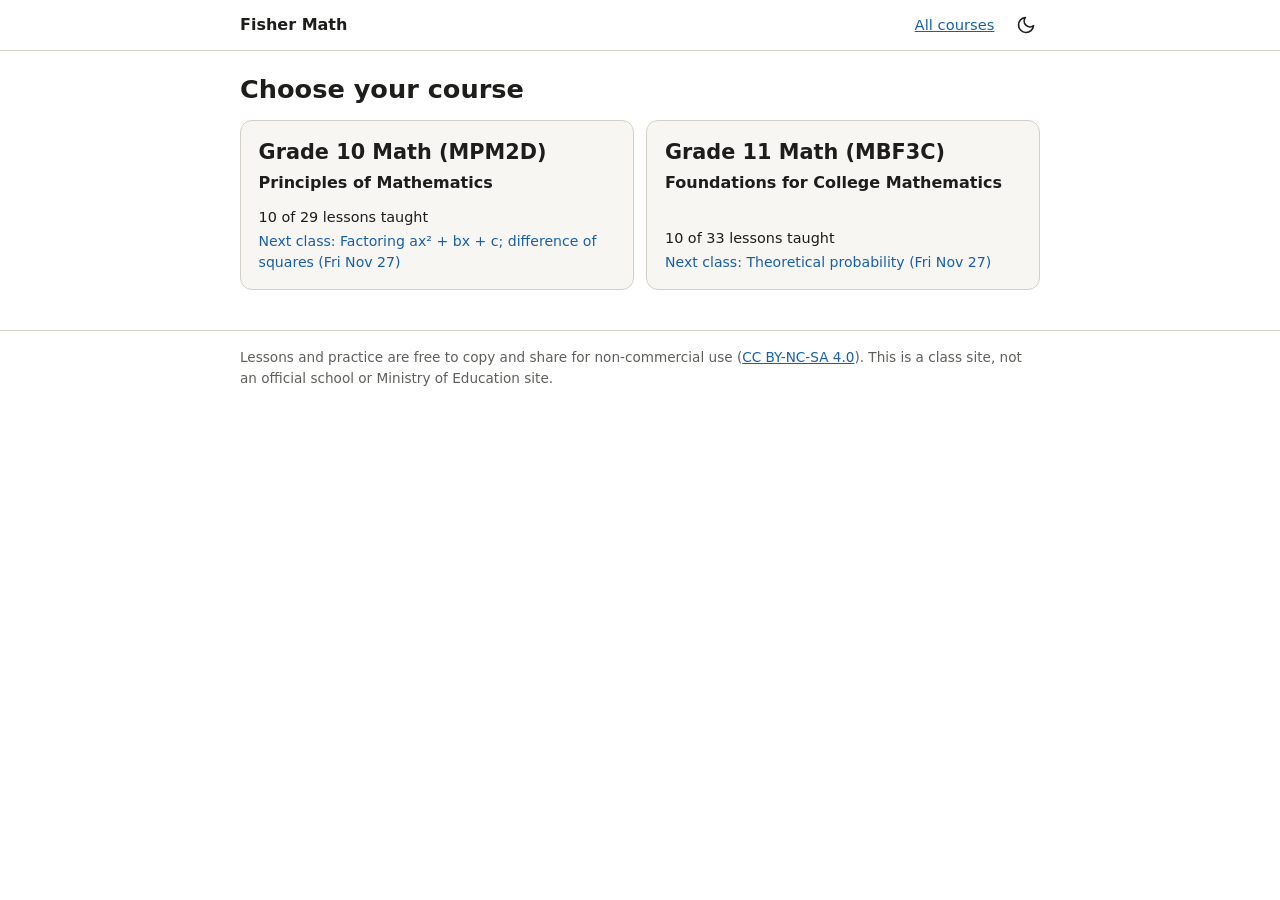
<file: index.html>
<!doctype html>
<html lang="en">
<head>
  <meta charset="utf-8">
  <meta name="viewport" content="width=device-width, initial-scale=1">
  <meta name="color-scheme" content="light dark">
  <meta name="robots" content="noindex, nofollow">
  <title>Courses · Fisher Math</title>
  <link rel="stylesheet" href="/css/style.css">
  <script>try { var t = localStorage.getItem("theme"); if (t === "light" || t === "dark") document.documentElement.setAttribute("data-theme", t); } catch (e) {}</script>
</head>
<body>
<header class="site"><div class="wrap">
  <a class="brand" href="/">Fisher Math</a>
  <div class="hright">
    <a class="all" href="/">All courses</a>
    <button class="themebtn" id="themebtn" type="button" aria-label="Switch to dark mode" title="Switch theme">
      <svg class="moon" viewBox="0 0 24 24" aria-hidden="true"><path d="M21 12.8A9 9 0 1 1 11.2 3a7 7 0 0 0 9.8 9.8z"/></svg>
      <svg class="sun" viewBox="0 0 24 24" aria-hidden="true"><circle cx="12" cy="12" r="4"/><path d="M12 2v2M12 20v2M4.9 4.9l1.4 1.4M17.7 17.7l1.4 1.4M2 12h2M20 12h2M4.9 19.1l1.4-1.4M17.7 6.3l1.4-1.4"/></svg>
    </button>
  </div>
</div></header>
<main class="wrap">
<h1>Choose your course</h1>
<div class="picker">
  <a class="card" href="/mpm2d/">
    <span class="code">Grade 10 Math (MPM2D)</span>
    <span class="cname">Principles of Mathematics</span>
    <span class="stat">10 of 29 lessons taught</span><span class="next">Next class: Factoring ax² + bx + c; difference of squares (Fri Nov 27)</span>
  </a>
  <a class="card" href="/mbf3c/">
    <span class="code">Grade 11 Math (MBF3C)</span>
    <span class="cname">Foundations for College Mathematics</span>
    <span class="stat">10 of 33 lessons taught</span><span class="next">Next class: Theoretical probability (Fri Nov 27)</span>
  </a>
</div>

</main>
<footer class="site"><div class="wrap">
  Lessons and practice are free to copy and share for non-commercial use
  (<a href="https://creativecommons.org/licenses/by-nc-sa/4.0/">CC BY-NC-SA 4.0</a>).
  This is a class site, not an official school or Ministry of Education site.
</div></footer>
<script src="/js/when.js"></script>
<script src="/js/theme.js"></script>
</body>
</html>
</file>
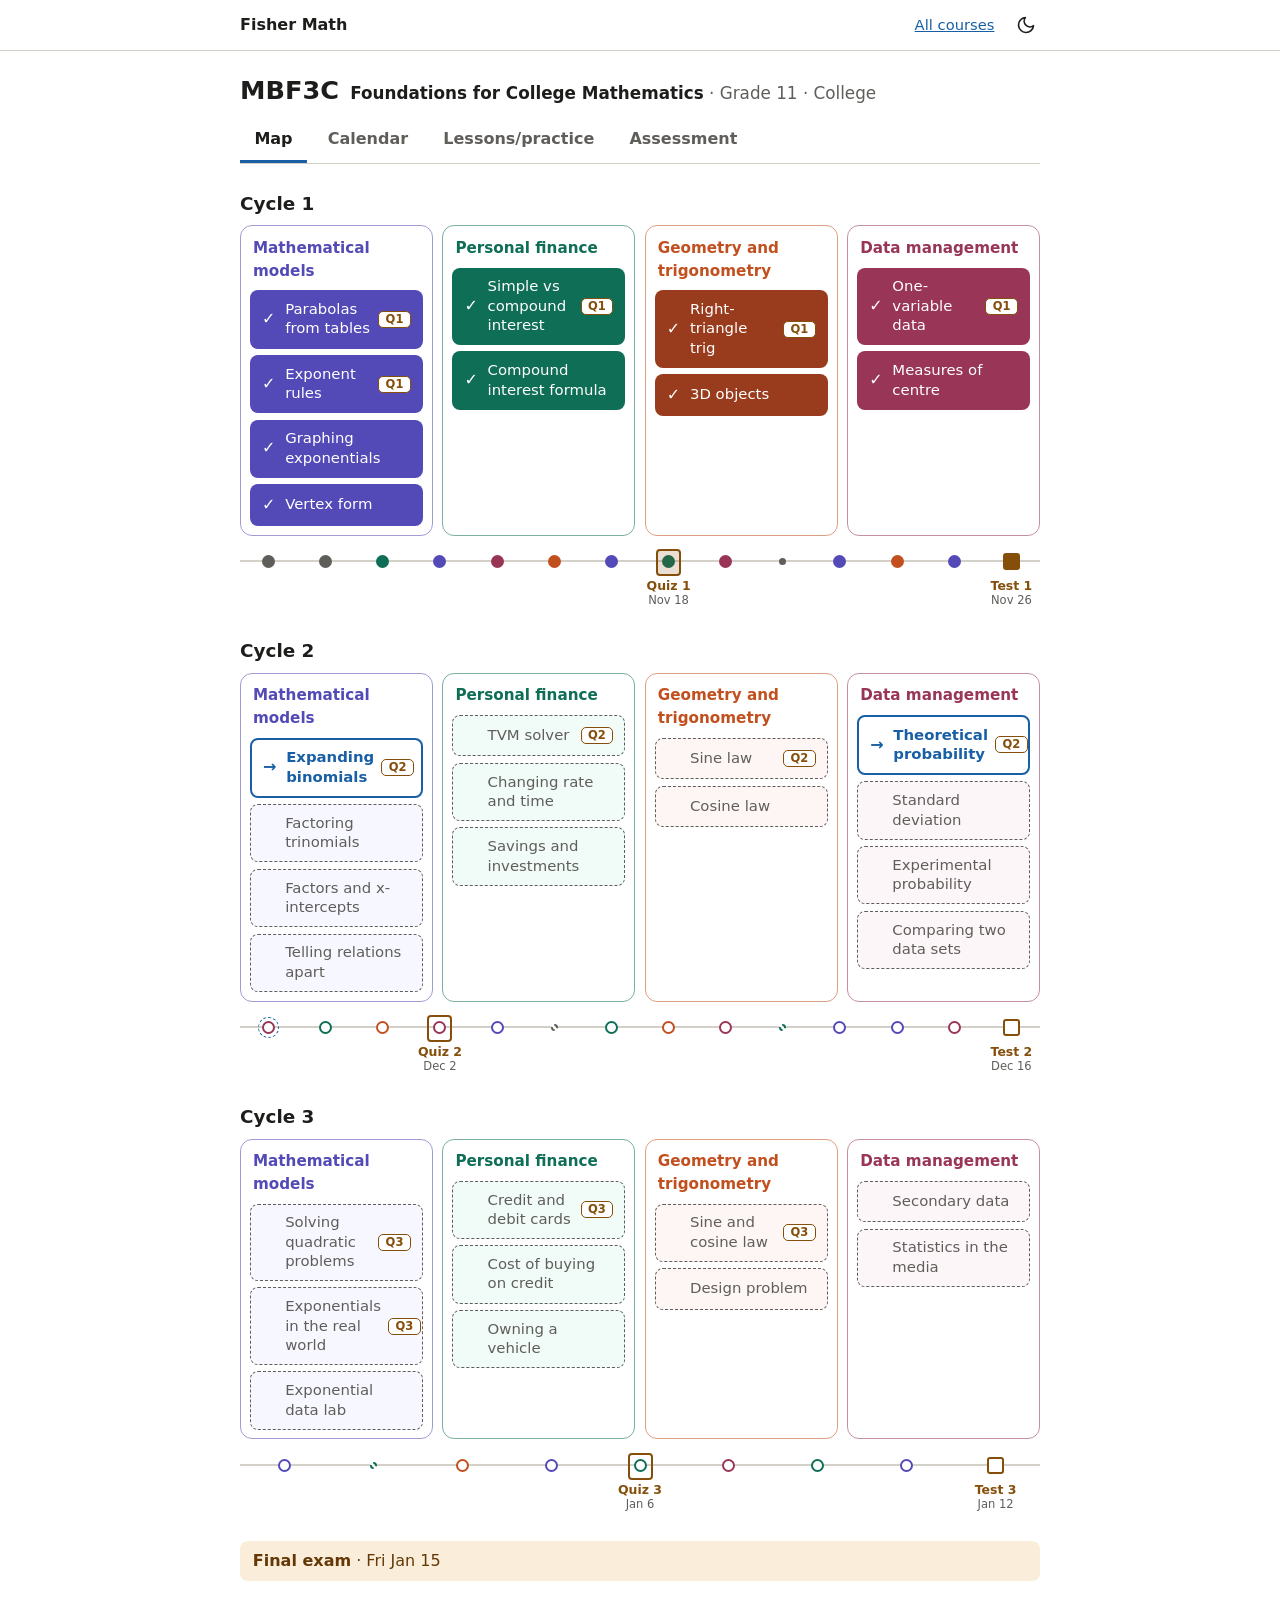
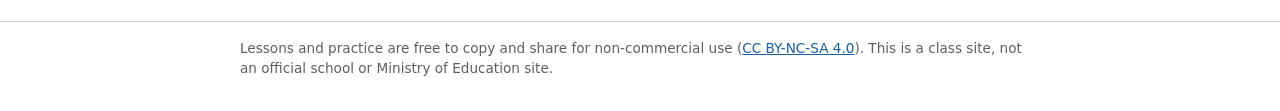
<file: mbf3c/index.html>
<!doctype html>
<html lang="en">
<head>
  <meta charset="utf-8">
  <meta name="viewport" content="width=device-width, initial-scale=1">
  <meta name="color-scheme" content="light dark">
  <meta name="robots" content="noindex, nofollow">
  <title>MBF3C · Fisher Math</title>
  <link rel="stylesheet" href="/css/style.css">
  <script>try { var t = localStorage.getItem("theme"); if (t === "light" || t === "dark") document.documentElement.setAttribute("data-theme", t); } catch (e) {}</script>
</head>
<body>
<header class="site"><div class="wrap">
  <a class="brand" href="/">Fisher Math</a>
  <div class="hright">
    <a class="all" href="/">All courses</a>
    <button class="themebtn" id="themebtn" type="button" aria-label="Switch to dark mode" title="Switch theme">
      <svg class="moon" viewBox="0 0 24 24" aria-hidden="true"><path d="M21 12.8A9 9 0 1 1 11.2 3a7 7 0 0 0 9.8 9.8z"/></svg>
      <svg class="sun" viewBox="0 0 24 24" aria-hidden="true"><circle cx="12" cy="12" r="4"/><path d="M12 2v2M12 20v2M4.9 4.9l1.4 1.4M17.7 17.7l1.4 1.4M2 12h2M20 12h2M4.9 19.1l1.4-1.4M17.7 6.3l1.4-1.4"/></svg>
    </button>
  </div>
</div></header>
<main class="wrap">


<div class="chead">
  <div class="code">MBF3C</div>
  <div class="cname">Foundations for College Mathematics<span class="grade"> · Grade 11 · College</span></div>
</div>
<nav class="tabs" aria-label="MBF3C pages">
  <a href="/mbf3c/" aria-current="page">Map</a>
  <a href="/mbf3c/calendar/">Calendar</a>
  <a href="/mbf3c/lessons/">Lessons/practice</a>
  <a href="/mbf3c/assessment/">Assessment</a>
</nav>

<script type="application/json" id="classdays">["2026-11-09","2026-11-10","2026-11-11","2026-11-12","2026-11-13","2026-11-16","2026-11-17","2026-11-18","2026-11-19","2026-11-23","2026-11-24","2026-11-25","2026-11-26","2026-11-27","2026-11-30","2026-12-01","2026-12-02","2026-12-03","2026-12-07","2026-12-08","2026-12-09","2026-12-11","2026-12-14","2026-12-15","2026-12-16","2026-12-17","2027-01-04","2027-01-05","2027-01-06","2027-01-07","2027-01-08","2027-01-11","2027-01-12","2027-01-13","2027-01-14","2027-01-15"]</script>
<section class="cycle first" aria-labelledby="cyc1">
  <h2 id="cyc1">Cycle 1</h2>
  <div class="cols" style="--n:4">
    <div class="col s-violet">
      <h3 class="cname">Mathematical models</h3><a class="tile c-violet done" href="/pdf/mbf3c/unit-1-pass-1-meet-it/lesson-4-quadratic-relations/mbf3c-u1-l4-lesson.pdf?v=8bf62a80">
  <span class="mark" aria-hidden="true">&#10003;</span>
  <span class="tt">Parabolas from tables<span class="sr"> (taught, on Q1)</span></span><span class="bd" aria-hidden="true">Q1</span>
</a>
<a class="tile c-violet done" href="/pdf/mbf3c/unit-1-pass-1-meet-it/lesson-7-exponent-rules/mbf3c-u1-l7-lesson.pdf?v=3c0d9da8">
  <span class="mark" aria-hidden="true">&#10003;</span>
  <span class="tt">Exponent rules<span class="sr"> (taught, on Q1)</span></span><span class="bd" aria-hidden="true">Q1</span>
</a>
<a class="tile c-violet done" href="/pdf/mbf3c/unit-1-pass-1-meet-it/lesson-11-graphing-exponentials/mbf3c-u1-l11-lesson.pdf?v=ea6da7e7">
  <span class="mark" aria-hidden="true">&#10003;</span>
  <span class="tt">Graphing exponentials<span class="sr"> (taught)</span></span>
</a>
<a class="tile c-violet done" href="/pdf/mbf3c/unit-1-pass-1-meet-it/lesson-13-vertex-form/mbf3c-u1-l13-lesson.pdf?v=3237377c">
  <span class="mark" aria-hidden="true">&#10003;</span>
  <span class="tt">Vertex form<span class="sr"> (taught)</span></span>
</a>

    </div>
    <div class="col s-teal">
      <h3 class="cname">Personal finance</h3><a class="tile c-teal done" href="/pdf/mbf3c/unit-1-pass-1-meet-it/lesson-3-simple-vs-compound-interest/mbf3c-u1-l3-lesson.pdf?v=a3dfb7d8">
  <span class="mark" aria-hidden="true">&#10003;</span>
  <span class="tt">Simple vs compound interest<span class="sr"> (taught, on Q1)</span></span><span class="bd" aria-hidden="true">Q1</span>
</a>
<a class="tile c-teal done" href="/pdf/mbf3c/unit-1-pass-1-meet-it/lesson-8-compound-interest-formula/mbf3c-u1-l8-lesson.pdf?v=48595227">
  <span class="mark" aria-hidden="true">&#10003;</span>
  <span class="tt">Compound interest formula<span class="sr"> (taught)</span></span>
</a>

    </div>
    <div class="col s-orange">
      <h3 class="cname">Geometry and trigonometry</h3><a class="tile c-orange done" href="/pdf/mbf3c/unit-1-pass-1-meet-it/lesson-6-right-triangle-trigonometry/mbf3c-u1-l6-lesson.pdf?v=00bf1b93">
  <span class="mark" aria-hidden="true">&#10003;</span>
  <span class="tt">Right-triangle trig<span class="sr"> (taught, on Q1)</span></span><span class="bd" aria-hidden="true">Q1</span>
</a>
<a class="tile c-orange done" href="/pdf/mbf3c/unit-1-pass-1-meet-it/lesson-12-3d-objects/mbf3c-u1-l12-lesson.pdf?v=0b30ee3d">
  <span class="mark" aria-hidden="true">&#10003;</span>
  <span class="tt">3D objects<span class="sr"> (taught)</span></span>
</a>

    </div>
    <div class="col s-pink">
      <h3 class="cname">Data management</h3><a class="tile c-pink done" href="/pdf/mbf3c/unit-1-pass-1-meet-it/lesson-5-one-variable-data/mbf3c-u1-l5-lesson.pdf?v=560edb2c">
  <span class="mark" aria-hidden="true">&#10003;</span>
  <span class="tt">One-variable data<span class="sr"> (taught, on Q1)</span></span><span class="bd" aria-hidden="true">Q1</span>
</a>
<a class="tile c-pink done" href="/pdf/mbf3c/unit-1-pass-1-meet-it/lesson-9-measures-of-centre/mbf3c-u1-l9-lesson.pdf?v=0718a1b4">
  <span class="mark" aria-hidden="true">&#10003;</span>
  <span class="tt">Measures of centre<span class="sr"> (taught)</span></span>
</a>

    </div>
  </div>
  
<div class="tline" role="group" aria-label="Timeline of class days">
  <div class="c">
    <div class="d" role="img" aria-label="Mon Nov 9: First day: percent, rates and proportion, taught"><span class="dot dc-gray done"></span>
    </div>
  </div>
  <div class="c">
    <div class="d" role="img" aria-label="Tue Nov 10: Class day, taught"><span class="dot dc-gray done"></span>
    </div>
  </div>
  <div class="c">
    <div class="d" role="img" aria-label="Wed Nov 11: Simple and compound interest, taught"><span class="dot dc-teal done"></span>
    </div>
  </div>
  <div class="c">
    <div class="d" role="img" aria-label="Thu Nov 12: Parabolas from tables, taught"><span class="dot dc-violet done"></span>
    </div>
  </div>
  <div class="c">
    <div class="d" role="img" aria-label="Fri Nov 13: One-variable data: sampling, bias and graphs, taught"><span class="dot dc-pink done"></span>
    </div>
  </div>
  <div class="c">
    <div class="d" role="img" aria-label="Mon Nov 16: Right-triangle trigonometry, taught"><span class="dot dc-orange done"></span>
    </div>
  </div>
  <div class="c">
    <div class="d" role="img" aria-label="Tue Nov 17: Exponent rules, taught"><span class="dot dc-violet done"></span>
    </div>
  </div>
  <div class="c">
    <div class="d" role="img" aria-label="Wed Nov 18: Compound interest formula; Quiz 1; Quiz 1 review, taught"><span class="dot dc-teal done"></span><span class="qsq fill"></span>
    </div>
    <span class="mlab"><b>Quiz 1</b><span>Nov 18</span></span>
  </div>
  <div class="c">
    <div class="d" role="img" aria-label="Thu Nov 19: Mean, median, mode and range; shapes of distributions, taught"><span class="dot dc-pink done"></span>
    </div>
  </div>
  <div class="c">
    <div class="d" role="img" aria-label="Fri Nov 20: Practice for Days 1 to 9, taught"><span class="dot dc-gray done as"></span>
    </div>
  </div>
  <div class="c">
    <div class="d" role="img" aria-label="Mon Nov 23: Graphing exponential relations, taught"><span class="dot dc-violet done"></span>
    </div>
  </div>
  <div class="c">
    <div class="d" role="img" aria-label="Tue Nov 24: 3D objects: views, nets and plans, taught"><span class="dot dc-orange done"></span>
    </div>
  </div>
  <div class="c">
    <div class="d" role="img" aria-label="Wed Nov 25: Vertex form: a, h and k, taught"><span class="dot dc-violet done"></span>
    </div>
  </div>
  <div class="c">
    <div class="d" role="img" aria-label="Thu Nov 26: Test 1; Review for Test 1, taught"><span class="tsq fill"></span>
    </div>
    <span class="mlab"><b>Test 1</b><span>Nov 26</span></span>
  </div>
</div>

</section>
<section class="cycle" aria-labelledby="cyc2">
  <h2 id="cyc2">Cycle 2</h2>
  <div class="cols" style="--n:4">
    <div class="col s-violet">
      <h3 class="cname">Mathematical models</h3><div class="tile c-violet next">
  <span class="mark" aria-hidden="true">&rarr;</span>
  <span class="tt">Expanding binomials<span class="sr"> (next class, on Q2)</span></span><span class="bd" aria-hidden="true">Q2</span>
</div>
<div class="tile c-violet todo">
  <span class="mark" aria-hidden="true"></span>
  <span class="tt">Factoring trinomials<span class="sr"> (coming up)</span></span>
</div>
<div class="tile c-violet todo">
  <span class="mark" aria-hidden="true"></span>
  <span class="tt">Factors and x-intercepts<span class="sr"> (coming up)</span></span>
</div>
<div class="tile c-violet todo">
  <span class="mark" aria-hidden="true"></span>
  <span class="tt">Telling relations apart<span class="sr"> (coming up)</span></span>
</div>

    </div>
    <div class="col s-teal">
      <h3 class="cname">Personal finance</h3><div class="tile c-teal todo">
  <span class="mark" aria-hidden="true"></span>
  <span class="tt">TVM solver<span class="sr"> (coming up, on Q2)</span></span><span class="bd" aria-hidden="true">Q2</span>
</div>
<div class="tile c-teal todo">
  <span class="mark" aria-hidden="true"></span>
  <span class="tt">Changing rate and time<span class="sr"> (coming up)</span></span>
</div>
<div class="tile c-teal todo">
  <span class="mark" aria-hidden="true"></span>
  <span class="tt">Savings and investments<span class="sr"> (coming up)</span></span>
</div>

    </div>
    <div class="col s-orange">
      <h3 class="cname">Geometry and trigonometry</h3><div class="tile c-orange todo">
  <span class="mark" aria-hidden="true"></span>
  <span class="tt">Sine law<span class="sr"> (coming up, on Q2)</span></span><span class="bd" aria-hidden="true">Q2</span>
</div>
<div class="tile c-orange todo">
  <span class="mark" aria-hidden="true"></span>
  <span class="tt">Cosine law<span class="sr"> (coming up)</span></span>
</div>

    </div>
    <div class="col s-pink">
      <h3 class="cname">Data management</h3><a class="tile c-pink next" href="/pdf/mbf3c/unit-2-pass-2-build-it/lesson-14-theoretical-probability/mbf3c-u2-l14-lesson.pdf?v=eb28e76e">
  <span class="mark" aria-hidden="true">&rarr;</span>
  <span class="tt">Theoretical probability<span class="sr"> (next class, on Q2)</span></span><span class="bd" aria-hidden="true">Q2</span>
</a>
<div class="tile c-pink todo">
  <span class="mark" aria-hidden="true"></span>
  <span class="tt">Standard deviation<span class="sr"> (coming up)</span></span>
</div>
<div class="tile c-pink todo">
  <span class="mark" aria-hidden="true"></span>
  <span class="tt">Experimental probability<span class="sr"> (coming up)</span></span>
</div>
<div class="tile c-pink todo">
  <span class="mark" aria-hidden="true"></span>
  <span class="tt">Comparing two data sets<span class="sr"> (coming up)</span></span>
</div>

    </div>
  </div>
  
<div class="tline" role="group" aria-label="Timeline of class days">
  <div class="c">
    <div class="d" role="img" aria-label="Fri Nov 27: Theoretical probability; Expanding binomials; vertex form to standard form, next class"><span class="dot dc-pink next"></span>
    </div>
  </div>
  <div class="c">
    <div class="d" role="img" aria-label="Mon Nov 30: Compound interest as exponential growth; the TVM solver"><span class="dot dc-teal todo"></span>
    </div>
  </div>
  <div class="c">
    <div class="d" role="img" aria-label="Tue Dec 1: Sine law"><span class="dot dc-orange todo"></span>
    </div>
  </div>
  <div class="c">
    <div class="d" role="img" aria-label="Wed Dec 2: Standard deviation; choosing a measure; Quiz 2"><span class="dot dc-pink todo"></span><span class="qsq"></span>
    </div>
    <span class="mlab"><b>Quiz 2</b><span>Dec 2</span></span>
  </div>
  <div class="c">
    <div class="d" role="img" aria-label="Thu Dec 3: Factoring trinomials"><span class="dot dc-violet todo"></span>
    </div>
  </div>
  <div class="c">
    <div class="d" role="img" aria-label="Fri Dec 4: Practice for Days 11 to 19"><span class="dot dc-gray todo as"></span>
    </div>
  </div>
  <div class="c">
    <div class="d" role="img" aria-label="Mon Dec 7: Changing time, rate and compounding period"><span class="dot dc-teal todo"></span>
    </div>
  </div>
  <div class="c">
    <div class="d" role="img" aria-label="Tue Dec 8: Cosine law; choosing between the two laws"><span class="dot dc-orange todo"></span>
    </div>
  </div>
  <div class="c">
    <div class="d" role="img" aria-label="Wed Dec 9: Experimental probability and simulations"><span class="dot dc-pink todo"></span>
    </div>
  </div>
  <div class="c">
    <div class="d" role="img" aria-label="Thu Dec 10: Savings and investments (research task)"><span class="dot dc-teal todo as"></span>
    </div>
  </div>
  <div class="c">
    <div class="d" role="img" aria-label="Fri Dec 11: Factors and x-intercepts of a parabola"><span class="dot dc-violet todo"></span>
    </div>
  </div>
  <div class="c">
    <div class="d" role="img" aria-label="Mon Dec 14: Telling linear, quadratic and exponential apart"><span class="dot dc-violet todo"></span>
    </div>
  </div>
  <div class="c">
    <div class="d" role="img" aria-label="Tue Dec 15: Comparing two data sets"><span class="dot dc-pink todo"></span>
    </div>
  </div>
  <div class="c">
    <div class="d" role="img" aria-label="Wed Dec 16: Collecting and organizing secondary data; Test 2; Review for Test 2"><span class="tsq"></span>
    </div>
    <span class="mlab"><b>Test 2</b><span>Dec 16</span></span>
  </div>
</div>

</section>
<section class="cycle" aria-labelledby="cyc3">
  <h2 id="cyc3">Cycle 3</h2>
  <div class="cols" style="--n:4">
    <div class="col s-violet">
      <h3 class="cname">Mathematical models</h3><div class="tile c-violet todo">
  <span class="mark" aria-hidden="true"></span>
  <span class="tt">Solving quadratic problems<span class="sr"> (coming up, on Q3)</span></span><span class="bd" aria-hidden="true">Q3</span>
</div>
<div class="tile c-violet todo">
  <span class="mark" aria-hidden="true"></span>
  <span class="tt">Exponentials in the real world<span class="sr"> (coming up, on Q3)</span></span><span class="bd" aria-hidden="true">Q3</span>
</div>
<div class="tile c-violet todo">
  <span class="mark" aria-hidden="true"></span>
  <span class="tt">Exponential data lab<span class="sr"> (coming up)</span></span>
</div>

    </div>
    <div class="col s-teal">
      <h3 class="cname">Personal finance</h3><div class="tile c-teal todo">
  <span class="mark" aria-hidden="true"></span>
  <span class="tt">Credit and debit cards<span class="sr"> (coming up, on Q3)</span></span><span class="bd" aria-hidden="true">Q3</span>
</div>
<div class="tile c-teal todo">
  <span class="mark" aria-hidden="true"></span>
  <span class="tt">Cost of buying on credit<span class="sr"> (coming up)</span></span>
</div>
<div class="tile c-teal todo">
  <span class="mark" aria-hidden="true"></span>
  <span class="tt">Owning a vehicle<span class="sr"> (coming up)</span></span>
</div>

    </div>
    <div class="col s-orange">
      <h3 class="cname">Geometry and trigonometry</h3><div class="tile c-orange todo">
  <span class="mark" aria-hidden="true"></span>
  <span class="tt">Sine and cosine law<span class="sr"> (coming up, on Q3)</span></span><span class="bd" aria-hidden="true">Q3</span>
</div>
<div class="tile c-orange todo">
  <span class="mark" aria-hidden="true"></span>
  <span class="tt">Design problem<span class="sr"> (coming up)</span></span>
</div>

    </div>
    <div class="col s-pink">
      <h3 class="cname">Data management</h3><div class="tile c-pink todo">
  <span class="mark" aria-hidden="true"></span>
  <span class="tt">Secondary data<span class="sr"> (coming up)</span></span>
</div>
<div class="tile c-pink todo">
  <span class="mark" aria-hidden="true"></span>
  <span class="tt">Statistics in the media<span class="sr"> (coming up)</span></span>
</div>

    </div>
  </div>
  
<div class="tline" role="group" aria-label="Timeline of class days">
  <div class="c">
    <div class="d" role="img" aria-label="Thu Dec 17: Solving quadratic problems"><span class="dot dc-violet todo"></span>
    </div>
  </div>
  <div class="c">
    <div class="d" role="img" aria-label="Fri Dec 18: Credit and debit cards (research task)"><span class="dot dc-teal todo as"></span>
    </div>
  </div>
  <div class="c">
    <div class="d" role="img" aria-label="Mon Jan 4: Sine and cosine law applications"><span class="dot dc-orange todo"></span>
    </div>
  </div>
  <div class="c">
    <div class="d" role="img" aria-label="Tue Jan 5: Exponential relations in the real world"><span class="dot dc-violet todo"></span>
    </div>
  </div>
  <div class="c">
    <div class="d" role="img" aria-label="Wed Jan 6: Cost of buying on credit; Quiz 3"><span class="dot dc-teal todo"></span><span class="qsq"></span>
    </div>
    <span class="mlab"><b>Quiz 3</b><span>Jan 6</span></span>
  </div>
  <div class="c">
    <div class="d" role="img" aria-label="Thu Jan 7: Probability and statistics in the media"><span class="dot dc-pink todo"></span>
    </div>
  </div>
  <div class="c">
    <div class="d" role="img" aria-label="Fri Jan 8: Owning and operating a vehicle"><span class="dot dc-teal todo"></span>
    </div>
  </div>
  <div class="c">
    <div class="d" role="img" aria-label="Mon Jan 11: Exponential data lab"><span class="dot dc-violet todo"></span>
    </div>
  </div>
  <div class="c">
    <div class="d" role="img" aria-label="Tue Jan 12: Test 3; Review for Test 3"><span class="tsq"></span>
    </div>
    <span class="mlab"><b>Test 3</b><span>Jan 12</span></span>
  </div>
</div>

</section>
<div class="bar exam"><span><b>Final exam</b> · Fri Jan 15</span></div>

</main>
<footer class="site"><div class="wrap">
  Lessons and practice are free to copy and share for non-commercial use
  (<a href="https://creativecommons.org/licenses/by-nc-sa/4.0/">CC BY-NC-SA 4.0</a>).
  This is a class site, not an official school or Ministry of Education site.
</div></footer>
<script src="/js/when.js"></script>
<script src="/js/theme.js"></script>
</body>
</html>
</file>
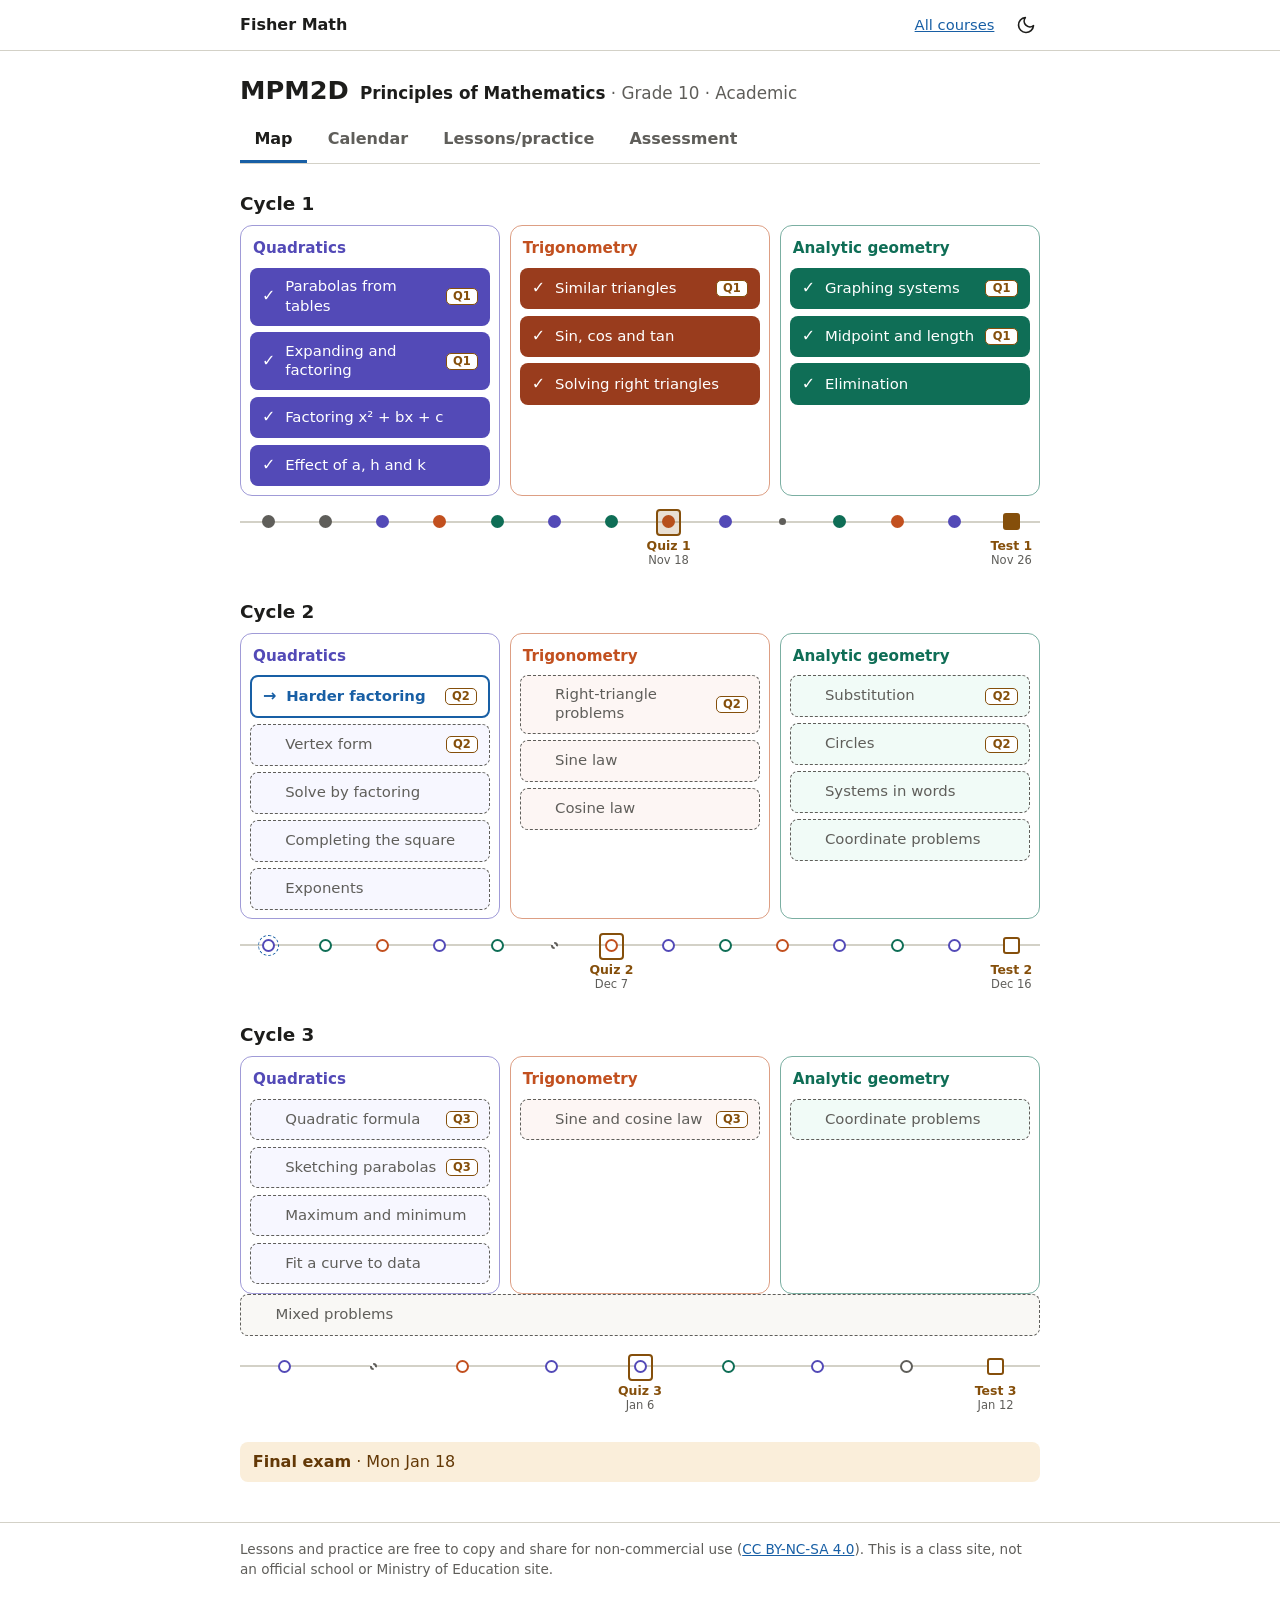
<file: mpm2d/index.html>
<!doctype html>
<html lang="en">
<head>
  <meta charset="utf-8">
  <meta name="viewport" content="width=device-width, initial-scale=1">
  <meta name="color-scheme" content="light dark">
  <meta name="robots" content="noindex, nofollow">
  <title>MPM2D · Fisher Math</title>
  <link rel="stylesheet" href="/css/style.css">
  <script>try { var t = localStorage.getItem("theme"); if (t === "light" || t === "dark") document.documentElement.setAttribute("data-theme", t); } catch (e) {}</script>
</head>
<body>
<header class="site"><div class="wrap">
  <a class="brand" href="/">Fisher Math</a>
  <div class="hright">
    <a class="all" href="/">All courses</a>
    <button class="themebtn" id="themebtn" type="button" aria-label="Switch to dark mode" title="Switch theme">
      <svg class="moon" viewBox="0 0 24 24" aria-hidden="true"><path d="M21 12.8A9 9 0 1 1 11.2 3a7 7 0 0 0 9.8 9.8z"/></svg>
      <svg class="sun" viewBox="0 0 24 24" aria-hidden="true"><circle cx="12" cy="12" r="4"/><path d="M12 2v2M12 20v2M4.9 4.9l1.4 1.4M17.7 17.7l1.4 1.4M2 12h2M20 12h2M4.9 19.1l1.4-1.4M17.7 6.3l1.4-1.4"/></svg>
    </button>
  </div>
</div></header>
<main class="wrap">


<div class="chead">
  <div class="code">MPM2D</div>
  <div class="cname">Principles of Mathematics<span class="grade"> · Grade 10 · Academic</span></div>
</div>
<nav class="tabs" aria-label="MPM2D pages">
  <a href="/mpm2d/" aria-current="page">Map</a>
  <a href="/mpm2d/calendar/">Calendar</a>
  <a href="/mpm2d/lessons/">Lessons/practice</a>
  <a href="/mpm2d/assessment/">Assessment</a>
</nav>

<script type="application/json" id="classdays">["2026-11-09","2026-11-10","2026-11-11","2026-11-12","2026-11-13","2026-11-16","2026-11-17","2026-11-18","2026-11-19","2026-11-23","2026-11-24","2026-11-25","2026-11-26","2026-11-27","2026-11-30","2026-12-01","2026-12-02","2026-12-03","2026-12-07","2026-12-08","2026-12-09","2026-12-10","2026-12-11","2026-12-14","2026-12-15","2026-12-16","2026-12-17","2027-01-04","2027-01-05","2027-01-06","2027-01-07","2027-01-08","2027-01-11","2027-01-12","2027-01-13","2027-01-14","2027-01-15","2027-01-18"]</script>
<section class="cycle first" aria-labelledby="cyc1">
  <h2 id="cyc1">Cycle 1</h2>
  <div class="cols" style="--n:3">
    <div class="col s-violet">
      <h3 class="cname">Quadratics</h3><a class="tile c-violet done" href="/pdf/mpm2d/unit-1-quadratic-relations/lesson-1-parabolas-from-tables/mpm2d-u1-l1-lesson.pdf?v=08884808">
  <span class="mark" aria-hidden="true">&#10003;</span>
  <span class="tt">Parabolas from tables<span class="sr"> (taught, on Q1)</span></span><span class="bd" aria-hidden="true">Q1</span>
</a>
<a class="tile c-violet done" href="/pdf/mpm2d/unit-1-quadratic-relations/lesson-2-expanding-and-common-factoring/mpm2d-u1-l2-lesson.pdf?v=d966e051">
  <span class="mark" aria-hidden="true">&#10003;</span>
  <span class="tt">Expanding and factoring<span class="sr"> (taught, on Q1)</span></span><span class="bd" aria-hidden="true">Q1</span>
</a>
<a class="tile c-violet done" href="/pdf/mpm2d/unit-1-quadratic-relations/lesson-3-factoring-x2-bx-c/mpm2d-u1-l3-lesson.pdf?v=1ec3e83b">
  <span class="mark" aria-hidden="true">&#10003;</span>
  <span class="tt">Factoring x² + bx + c<span class="sr"> (taught)</span></span>
</a>
<a class="tile c-violet done" href="/pdf/mpm2d/unit-1-quadratic-relations/lesson-4-effect-of-a-h-k/mpm2d-u1-l4-lesson.pdf?v=ccf97815">
  <span class="mark" aria-hidden="true">&#10003;</span>
  <span class="tt">Effect of a, h and k<span class="sr"> (taught)</span></span>
</a>

    </div>
    <div class="col s-orange">
      <h3 class="cname">Trigonometry</h3><a class="tile c-orange done" href="/pdf/mpm2d/unit-2-trigonometry/lesson-1-similar-triangles/mpm2d-u2-l1-lesson.pdf?v=b57a8c23">
  <span class="mark" aria-hidden="true">&#10003;</span>
  <span class="tt">Similar triangles<span class="sr"> (taught, on Q1)</span></span><span class="bd" aria-hidden="true">Q1</span>
</a>
<a class="tile c-orange done" href="/pdf/mpm2d/unit-2-trigonometry/lesson-2-sin-cos-tan/mpm2d-u2-l2-lesson.pdf?v=4549b34d">
  <span class="mark" aria-hidden="true">&#10003;</span>
  <span class="tt">Sin, cos and tan<span class="sr"> (taught)</span></span>
</a>
<a class="tile c-orange done" href="/pdf/mpm2d/unit-2-trigonometry/lesson-3-solving-right-triangles/mpm2d-u2-l3-lesson.pdf?v=d8d6a011">
  <span class="mark" aria-hidden="true">&#10003;</span>
  <span class="tt">Solving right triangles<span class="sr"> (taught)</span></span>
</a>

    </div>
    <div class="col s-teal">
      <h3 class="cname">Analytic geometry</h3><a class="tile c-teal done" href="/pdf/mpm2d/unit-3-analytic-geometry/lesson-1-linear-systems-by-graphing/mpm2d-u3-l1-lesson.pdf?v=84165c50">
  <span class="mark" aria-hidden="true">&#10003;</span>
  <span class="tt">Graphing systems<span class="sr"> (taught, on Q1)</span></span><span class="bd" aria-hidden="true">Q1</span>
</a>
<a class="tile c-teal done" href="/pdf/mpm2d/unit-3-analytic-geometry/lesson-2-midpoint-and-length/mpm2d-u3-l2-lesson.pdf?v=48d8bc51">
  <span class="mark" aria-hidden="true">&#10003;</span>
  <span class="tt">Midpoint and length<span class="sr"> (taught, on Q1)</span></span><span class="bd" aria-hidden="true">Q1</span>
</a>
<a class="tile c-teal done" href="/pdf/mpm2d/unit-3-analytic-geometry/lesson-3-elimination/mpm2d-u3-l3-lesson.pdf?v=dc7f2d18">
  <span class="mark" aria-hidden="true">&#10003;</span>
  <span class="tt">Elimination<span class="sr"> (taught)</span></span>
</a>

    </div>
  </div>
  
<div class="tline" role="group" aria-label="Timeline of class days">
  <div class="c">
    <div class="d" role="img" aria-label="Mon Nov 9: Proportion and scaling, taught"><span class="dot dc-gray done"></span>
    </div>
  </div>
  <div class="c">
    <div class="d" role="img" aria-label="Tue Nov 10: Solving equations, taught"><span class="dot dc-gray done"></span>
    </div>
  </div>
  <div class="c">
    <div class="d" role="img" aria-label="Wed Nov 11: Parabolas from tables, taught"><span class="dot dc-violet done"></span>
    </div>
  </div>
  <div class="c">
    <div class="d" role="img" aria-label="Thu Nov 12: Similar triangles, taught"><span class="dot dc-orange done"></span>
    </div>
  </div>
  <div class="c">
    <div class="d" role="img" aria-label="Fri Nov 13: Linear systems by graphing, taught"><span class="dot dc-teal done"></span>
    </div>
  </div>
  <div class="c">
    <div class="d" role="img" aria-label="Mon Nov 16: Expanding and common factoring, taught"><span class="dot dc-violet done"></span>
    </div>
  </div>
  <div class="c">
    <div class="d" role="img" aria-label="Tue Nov 17: Midpoint and length, taught"><span class="dot dc-teal done"></span>
    </div>
  </div>
  <div class="c">
    <div class="d" role="img" aria-label="Wed Nov 18: Sin, cos and tan; Quiz 1; Quiz 1 review, taught"><span class="dot dc-orange done"></span><span class="qsq fill"></span>
    </div>
    <span class="mlab"><b>Quiz 1</b><span>Nov 18</span></span>
  </div>
  <div class="c">
    <div class="d" role="img" aria-label="Thu Nov 19: Factoring x² + bx + c, taught"><span class="dot dc-violet done"></span>
    </div>
  </div>
  <div class="c">
    <div class="d" role="img" aria-label="Fri Nov 20: Practice for Days 1 to 9, taught"><span class="dot dc-gray done as"></span>
    </div>
  </div>
  <div class="c">
    <div class="d" role="img" aria-label="Mon Nov 23: Elimination, taught"><span class="dot dc-teal done"></span>
    </div>
  </div>
  <div class="c">
    <div class="d" role="img" aria-label="Tue Nov 24: Solving right triangles, taught"><span class="dot dc-orange done"></span>
    </div>
  </div>
  <div class="c">
    <div class="d" role="img" aria-label="Wed Nov 25: Effect of a, h and k, taught"><span class="dot dc-violet done"></span>
    </div>
  </div>
  <div class="c">
    <div class="d" role="img" aria-label="Thu Nov 26: Test 1; Review for Test 1, taught"><span class="tsq fill"></span>
    </div>
    <span class="mlab"><b>Test 1</b><span>Nov 26</span></span>
  </div>
</div>

</section>
<section class="cycle" aria-labelledby="cyc2">
  <h2 id="cyc2">Cycle 2</h2>
  <div class="cols" style="--n:3">
    <div class="col s-violet">
      <h3 class="cname">Quadratics</h3><div class="tile c-violet next">
  <span class="mark" aria-hidden="true">&rarr;</span>
  <span class="tt">Harder factoring<span class="sr"> (next class, on Q2)</span></span><span class="bd" aria-hidden="true">Q2</span>
</div>
<div class="tile c-violet todo">
  <span class="mark" aria-hidden="true"></span>
  <span class="tt">Vertex form<span class="sr"> (coming up, on Q2)</span></span><span class="bd" aria-hidden="true">Q2</span>
</div>
<div class="tile c-violet todo">
  <span class="mark" aria-hidden="true"></span>
  <span class="tt">Solve by factoring<span class="sr"> (coming up)</span></span>
</div>
<div class="tile c-violet todo">
  <span class="mark" aria-hidden="true"></span>
  <span class="tt">Completing the square<span class="sr"> (coming up)</span></span>
</div>
<div class="tile c-violet todo">
  <span class="mark" aria-hidden="true"></span>
  <span class="tt">Exponents<span class="sr"> (coming up)</span></span>
</div>

    </div>
    <div class="col s-orange">
      <h3 class="cname">Trigonometry</h3><div class="tile c-orange todo">
  <span class="mark" aria-hidden="true"></span>
  <span class="tt">Right-triangle problems<span class="sr"> (coming up, on Q2)</span></span><span class="bd" aria-hidden="true">Q2</span>
</div>
<div class="tile c-orange todo">
  <span class="mark" aria-hidden="true"></span>
  <span class="tt">Sine law<span class="sr"> (coming up)</span></span>
</div>
<div class="tile c-orange todo">
  <span class="mark" aria-hidden="true"></span>
  <span class="tt">Cosine law<span class="sr"> (coming up)</span></span>
</div>

    </div>
    <div class="col s-teal">
      <h3 class="cname">Analytic geometry</h3><div class="tile c-teal todo">
  <span class="mark" aria-hidden="true"></span>
  <span class="tt">Substitution<span class="sr"> (coming up, on Q2)</span></span><span class="bd" aria-hidden="true">Q2</span>
</div>
<div class="tile c-teal todo">
  <span class="mark" aria-hidden="true"></span>
  <span class="tt">Circles<span class="sr"> (coming up, on Q2)</span></span><span class="bd" aria-hidden="true">Q2</span>
</div>
<div class="tile c-teal todo">
  <span class="mark" aria-hidden="true"></span>
  <span class="tt">Systems in words<span class="sr"> (coming up)</span></span>
</div>
<div class="tile c-teal todo">
  <span class="mark" aria-hidden="true"></span>
  <span class="tt">Coordinate problems<span class="sr"> (coming up)</span></span>
</div>

    </div>
  </div>
  
<div class="tline" role="group" aria-label="Timeline of class days">
  <div class="c">
    <div class="d" role="img" aria-label="Fri Nov 27: Factoring ax² + bx + c; difference of squares, next class"><span class="dot dc-violet next"></span>
    </div>
  </div>
  <div class="c">
    <div class="d" role="img" aria-label="Mon Nov 30: Substitution; choosing a method"><span class="dot dc-teal todo"></span>
    </div>
  </div>
  <div class="c">
    <div class="d" role="img" aria-label="Tue Dec 1: Right-triangle applications"><span class="dot dc-orange todo"></span>
    </div>
  </div>
  <div class="c">
    <div class="d" role="img" aria-label="Wed Dec 2: Vertex form"><span class="dot dc-violet todo"></span>
    </div>
  </div>
  <div class="c">
    <div class="d" role="img" aria-label="Thu Dec 3: The circle x² + y² = r²"><span class="dot dc-teal todo"></span>
    </div>
  </div>
  <div class="c">
    <div class="d" role="img" aria-label="Fri Dec 4: Practice for Days 11 to 19"><span class="dot dc-gray todo as"></span>
    </div>
  </div>
  <div class="c">
    <div class="d" role="img" aria-label="Mon Dec 7: Sine law; Quiz 2"><span class="dot dc-orange todo"></span><span class="qsq"></span>
    </div>
    <span class="mlab"><b>Quiz 2</b><span>Dec 7</span></span>
  </div>
  <div class="c">
    <div class="d" role="img" aria-label="Tue Dec 8: Solve by factoring"><span class="dot dc-violet todo"></span>
    </div>
  </div>
  <div class="c">
    <div class="d" role="img" aria-label="Wed Dec 9: Word problems with systems"><span class="dot dc-teal todo"></span>
    </div>
  </div>
  <div class="c">
    <div class="d" role="img" aria-label="Thu Dec 10: Cosine law"><span class="dot dc-orange todo"></span>
    </div>
  </div>
  <div class="c">
    <div class="d" role="img" aria-label="Fri Dec 11: Completing the square"><span class="dot dc-violet todo"></span>
    </div>
  </div>
  <div class="c">
    <div class="d" role="img" aria-label="Mon Dec 14: Slope, length and midpoint problems"><span class="dot dc-teal todo"></span>
    </div>
  </div>
  <div class="c">
    <div class="d" role="img" aria-label="Tue Dec 15: Exponents: 2ˣ versus x²"><span class="dot dc-violet todo"></span>
    </div>
  </div>
  <div class="c">
    <div class="d" role="img" aria-label="Wed Dec 16: Test 2; Review for Test 2"><span class="tsq"></span>
    </div>
    <span class="mlab"><b>Test 2</b><span>Dec 16</span></span>
  </div>
</div>

</section>
<section class="cycle" aria-labelledby="cyc3">
  <h2 id="cyc3">Cycle 3</h2>
  <div class="cols" style="--n:3">
    <div class="col s-violet">
      <h3 class="cname">Quadratics</h3><div class="tile c-violet todo">
  <span class="mark" aria-hidden="true"></span>
  <span class="tt">Quadratic formula<span class="sr"> (coming up, on Q3)</span></span><span class="bd" aria-hidden="true">Q3</span>
</div>
<div class="tile c-violet todo">
  <span class="mark" aria-hidden="true"></span>
  <span class="tt">Sketching parabolas<span class="sr"> (coming up, on Q3)</span></span><span class="bd" aria-hidden="true">Q3</span>
</div>
<div class="tile c-violet todo">
  <span class="mark" aria-hidden="true"></span>
  <span class="tt">Maximum and minimum<span class="sr"> (coming up)</span></span>
</div>
<div class="tile c-violet todo">
  <span class="mark" aria-hidden="true"></span>
  <span class="tt">Fit a curve to data<span class="sr"> (coming up)</span></span>
</div>

    </div>
    <div class="col s-orange">
      <h3 class="cname">Trigonometry</h3><div class="tile c-orange todo">
  <span class="mark" aria-hidden="true"></span>
  <span class="tt">Sine and cosine law<span class="sr"> (coming up, on Q3)</span></span><span class="bd" aria-hidden="true">Q3</span>
</div>

    </div>
    <div class="col s-teal">
      <h3 class="cname">Analytic geometry</h3><div class="tile c-teal todo">
  <span class="mark" aria-hidden="true"></span>
  <span class="tt">Coordinate problems<span class="sr"> (coming up)</span></span>
</div>

    </div>
  </div>
  <div class="span"><div class="tile c-gray todo">
  <span class="mark" aria-hidden="true"></span>
  <span class="tt">Mixed problems<span class="sr"> (coming up)</span></span>
</div>
</div>
  
<div class="tline" role="group" aria-label="Timeline of class days">
  <div class="c">
    <div class="d" role="img" aria-label="Thu Dec 17: The quadratic formula"><span class="dot dc-violet todo"></span>
    </div>
  </div>
  <div class="c">
    <div class="d" role="img" aria-label="Fri Dec 18: Practice for Days 21 to 29"><span class="dot dc-gray todo as"></span>
    </div>
  </div>
  <div class="c">
    <div class="d" role="img" aria-label="Mon Jan 4: Sine and cosine law problems"><span class="dot dc-orange todo"></span>
    </div>
  </div>
  <div class="c">
    <div class="d" role="img" aria-label="Tue Jan 5: Sketch from standard form"><span class="dot dc-violet todo"></span>
    </div>
  </div>
  <div class="c">
    <div class="d" role="img" aria-label="Wed Jan 6: Zeros and maximum or minimum problems; Quiz 3"><span class="dot dc-violet todo"></span><span class="qsq"></span>
    </div>
    <span class="mlab"><b>Quiz 3</b><span>Jan 6</span></span>
  </div>
  <div class="c">
    <div class="d" role="img" aria-label="Thu Jan 7: Multi-step coordinate problems"><span class="dot dc-teal todo"></span>
    </div>
  </div>
  <div class="c">
    <div class="d" role="img" aria-label="Fri Jan 8: Collect data and fit a curve"><span class="dot dc-violet todo"></span>
    </div>
  </div>
  <div class="c">
    <div class="d" role="img" aria-label="Mon Jan 11: Problems that mix strands"><span class="dot dc-gray todo"></span>
    </div>
  </div>
  <div class="c">
    <div class="d" role="img" aria-label="Tue Jan 12: Test 3; Review for Test 3"><span class="tsq"></span>
    </div>
    <span class="mlab"><b>Test 3</b><span>Jan 12</span></span>
  </div>
</div>

</section>
<div class="bar exam"><span><b>Final exam</b> · Mon Jan 18</span></div>

</main>
<footer class="site"><div class="wrap">
  Lessons and practice are free to copy and share for non-commercial use
  (<a href="https://creativecommons.org/licenses/by-nc-sa/4.0/">CC BY-NC-SA 4.0</a>).
  This is a class site, not an official school or Ministry of Education site.
</div></footer>
<script src="/js/when.js"></script>
<script src="/js/theme.js"></script>
</body>
</html>
</file>
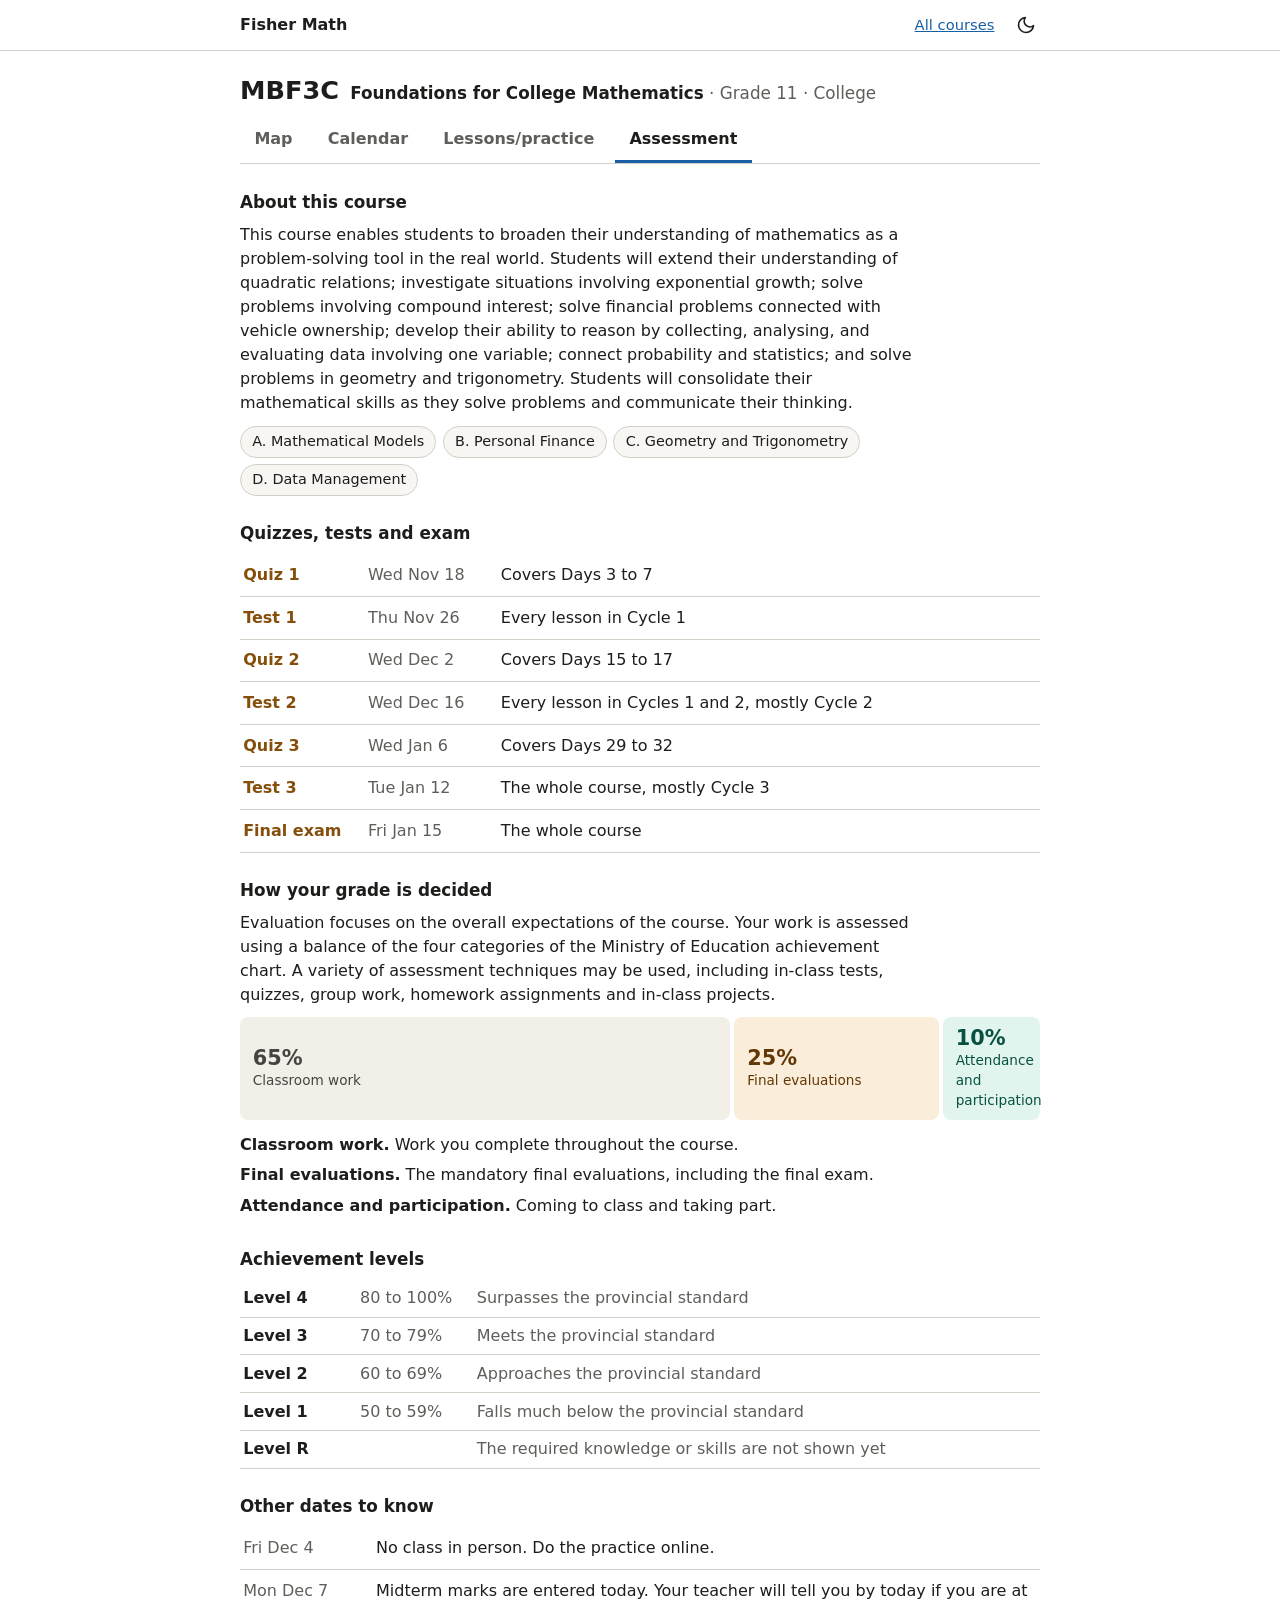
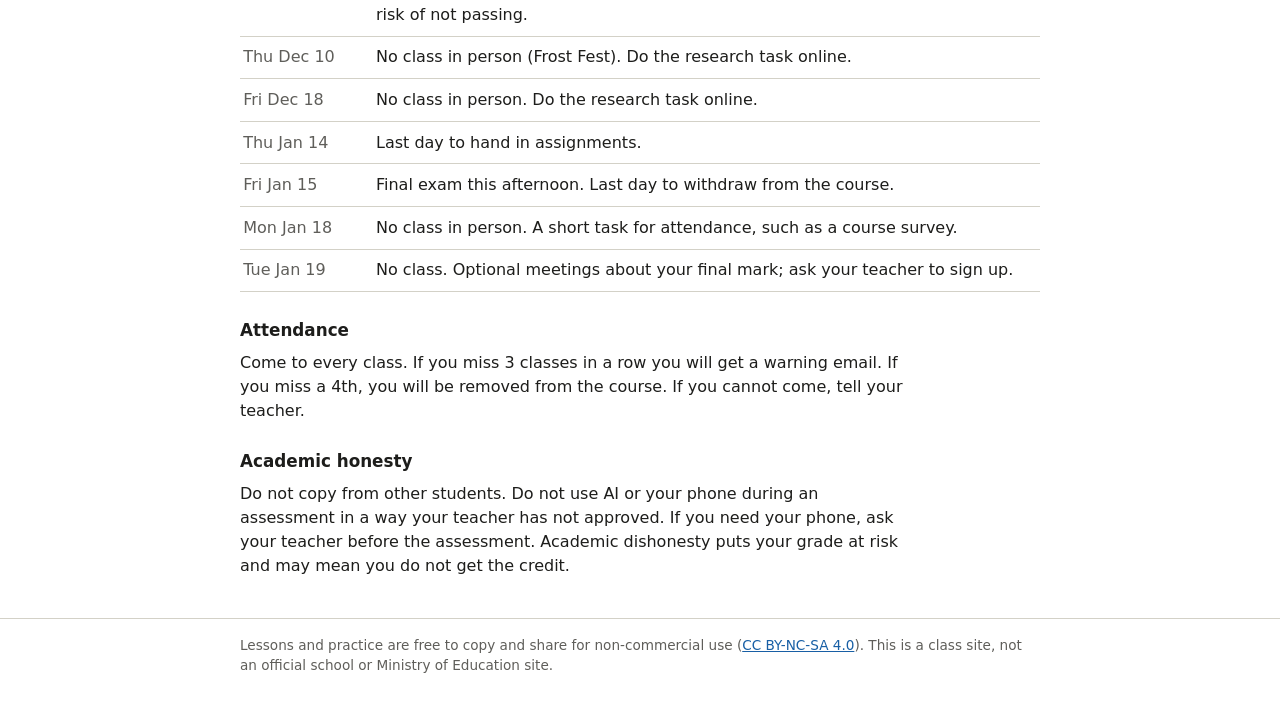
<file: mbf3c/assessment/index.html>
<!doctype html>
<html lang="en">
<head>
  <meta charset="utf-8">
  <meta name="viewport" content="width=device-width, initial-scale=1">
  <meta name="color-scheme" content="light dark">
  <meta name="robots" content="noindex, nofollow">
  <title>MBF3C assessment · Fisher Math</title>
  <link rel="stylesheet" href="/css/style.css">
  <script>try { var t = localStorage.getItem("theme"); if (t === "light" || t === "dark") document.documentElement.setAttribute("data-theme", t); } catch (e) {}</script>
</head>
<body>
<header class="site"><div class="wrap">
  <a class="brand" href="/">Fisher Math</a>
  <div class="hright">
    <a class="all" href="/">All courses</a>
    <button class="themebtn" id="themebtn" type="button" aria-label="Switch to dark mode" title="Switch theme">
      <svg class="moon" viewBox="0 0 24 24" aria-hidden="true"><path d="M21 12.8A9 9 0 1 1 11.2 3a7 7 0 0 0 9.8 9.8z"/></svg>
      <svg class="sun" viewBox="0 0 24 24" aria-hidden="true"><circle cx="12" cy="12" r="4"/><path d="M12 2v2M12 20v2M4.9 4.9l1.4 1.4M17.7 17.7l1.4 1.4M2 12h2M20 12h2M4.9 19.1l1.4-1.4M17.7 6.3l1.4-1.4"/></svg>
    </button>
  </div>
</div></header>
<main class="wrap">

<div class="chead">
  <div class="code">MBF3C</div>
  <div class="cname">Foundations for College Mathematics<span class="grade"> · Grade 11 · College</span></div>
</div>
<nav class="tabs" aria-label="MBF3C pages">
  <a href="/mbf3c/">Map</a>
  <a href="/mbf3c/calendar/">Calendar</a>
  <a href="/mbf3c/lessons/">Lessons/practice</a>
  <a href="/mbf3c/assessment/" aria-current="page">Assessment</a>
</nav>

<section class="asec">
  <h2>About this course</h2>
  <p class="apol">This course enables students to broaden their understanding of mathematics as a problem-solving tool in the real world. Students will extend their understanding of quadratic relations; investigate situations involving exponential growth; solve problems involving compound interest; solve financial problems connected with vehicle ownership; develop their ability to reason by collecting, analysing, and evaluating data involving one variable; connect probability and statistics; and solve problems in geometry and trigonometry. Students will consolidate their mathematical skills as they solve problems and communicate their thinking.</p>
  <ul class="ostr"><li>A. Mathematical Models</li><li>B. Personal Finance</li><li>C. Geometry and Trigonometry</li><li>D. Data Management</li></ul>
</section>

<section class="asec">
  <h2>Quizzes, tests and exam</h2>
  <ul class="arows">
    <li class="arow quiz">
      <span class="an">Quiz 1</span>
      <span class="ad">Wed Nov 18</span>
      <span class="acov">Covers Days 3 to 7</span>
    </li>
    <li class="arow test">
      <span class="an">Test 1</span>
      <span class="ad">Thu Nov 26</span>
      <span class="acov">Every lesson in Cycle 1</span>
    </li>
    <li class="arow quiz">
      <span class="an">Quiz 2</span>
      <span class="ad">Wed Dec 2</span>
      <span class="acov">Covers Days 15 to 17</span>
    </li>
    <li class="arow test">
      <span class="an">Test 2</span>
      <span class="ad">Wed Dec 16</span>
      <span class="acov">Every lesson in Cycles 1 and 2, mostly Cycle 2</span>
    </li>
    <li class="arow quiz">
      <span class="an">Quiz 3</span>
      <span class="ad">Wed Jan 6</span>
      <span class="acov">Covers Days 29 to 32</span>
    </li>
    <li class="arow test">
      <span class="an">Test 3</span>
      <span class="ad">Tue Jan 12</span>
      <span class="acov">The whole course, mostly Cycle 3</span>
    </li>
    <li class="arow exam">
      <span class="an">Final exam</span>
      <span class="ad">Fri Jan 15</span>
      <span class="acov">The whole course</span>
    </li>
  </ul>
</section>
<section class="asec">
  <h2>How your grade is decided</h2><p class="apol" style="margin-bottom:.6rem">Evaluation focuses on the overall expectations of the course. Your work is assessed using a balance of the four categories of the Ministry of Education achievement chart. A variety of assessment techniques may be used, including in-class tests, quizzes, group work, homework assignments and in-class projects.</p>
  <div class="gbar" role="img" aria-label="Classroom work 65 percent, Final evaluations 25 percent, Attendance and participation 10 percent"><div class="gseg g1" style="flex: 65"><b>65%</b><span>Classroom work</span></div><div class="gseg g2" style="flex: 25"><b>25%</b><span>Final evaluations</span></div><div class="gseg g3" style="flex: 10"><b>10%</b><span>Attendance and participation</span></div>
  </div>
  <ul class="gnotes"><li><b>Classroom work.</b> Work you complete throughout the course.</li><li><b>Final evaluations.</b> The mandatory final evaluations, including the final exam.</li><li><b>Attendance and participation.</b> Coming to class and taking part.</li>
  </ul>
</section>

<section class="asec">
  <h2>Achievement levels</h2>
  <ul class="levels"><li><b>Level 4</b><span>80 to 100%</span><em>Surpasses the provincial standard</em></li><li><b>Level 3</b><span>70 to 79%</span><em>Meets the provincial standard</em></li><li><b>Level 2</b><span>60 to 69%</span><em>Approaches the provincial standard</em></li><li><b>Level 1</b><span>50 to 59%</span><em>Falls much below the provincial standard</em></li><li><b>Level R</b><span></span><em>The required knowledge or skills are not shown yet</em></li>
  </ul>
</section>

<section class="asec">
  <h2>Other dates to know</h2>
  <ul class="arows">
    <li class="arow k-async"><span class="ad">Fri Dec 4</span><span class="acov">No class in person. Do the practice online.</span></li>
    <li class="arow k-note"><span class="ad">Mon Dec 7</span><span class="acov">Midterm marks are entered today. Your teacher will tell you by today if you are at risk of not passing.</span></li>
    <li class="arow k-async"><span class="ad">Thu Dec 10</span><span class="acov">No class in person (Frost Fest). Do the research task online.</span></li>
    <li class="arow k-async"><span class="ad">Fri Dec 18</span><span class="acov">No class in person. Do the research task online.</span></li>
    <li class="arow k-note"><span class="ad">Thu Jan 14</span><span class="acov">Last day to hand in assignments.</span></li>
    <li class="arow k-note"><span class="ad">Fri Jan 15</span><span class="acov">Final exam this afternoon. Last day to withdraw from the course.</span></li>
    <li class="arow k-async"><span class="ad">Mon Jan 18</span><span class="acov">No class in person. A short task for attendance, such as a course survey.</span></li>
    <li class="arow k-conference"><span class="ad">Tue Jan 19</span><span class="acov">No class. Optional meetings about your final mark; ask your teacher to sign up.</span></li>
  </ul>
</section>
<section class="asec">
  <h2>Attendance</h2>
  <p class="apol">Come to every class. If you miss 3 classes in a row you will get a warning email. If you miss a 4th, you will be removed from the course. If you cannot come, tell your teacher.</p>
</section>
<section class="asec">
  <h2>Academic honesty</h2>
  <p class="apol">Do not copy from other students. Do not use AI or your phone during an assessment in a way your teacher has not approved. If you need your phone, ask your teacher before the assessment. Academic dishonesty puts your grade at risk and may mean you do not get the credit.</p>
</section>

</main>
<footer class="site"><div class="wrap">
  Lessons and practice are free to copy and share for non-commercial use
  (<a href="https://creativecommons.org/licenses/by-nc-sa/4.0/">CC BY-NC-SA 4.0</a>).
  This is a class site, not an official school or Ministry of Education site.
</div></footer>
<script src="/js/when.js"></script>
<script src="/js/theme.js"></script>
</body>
</html>
</file>
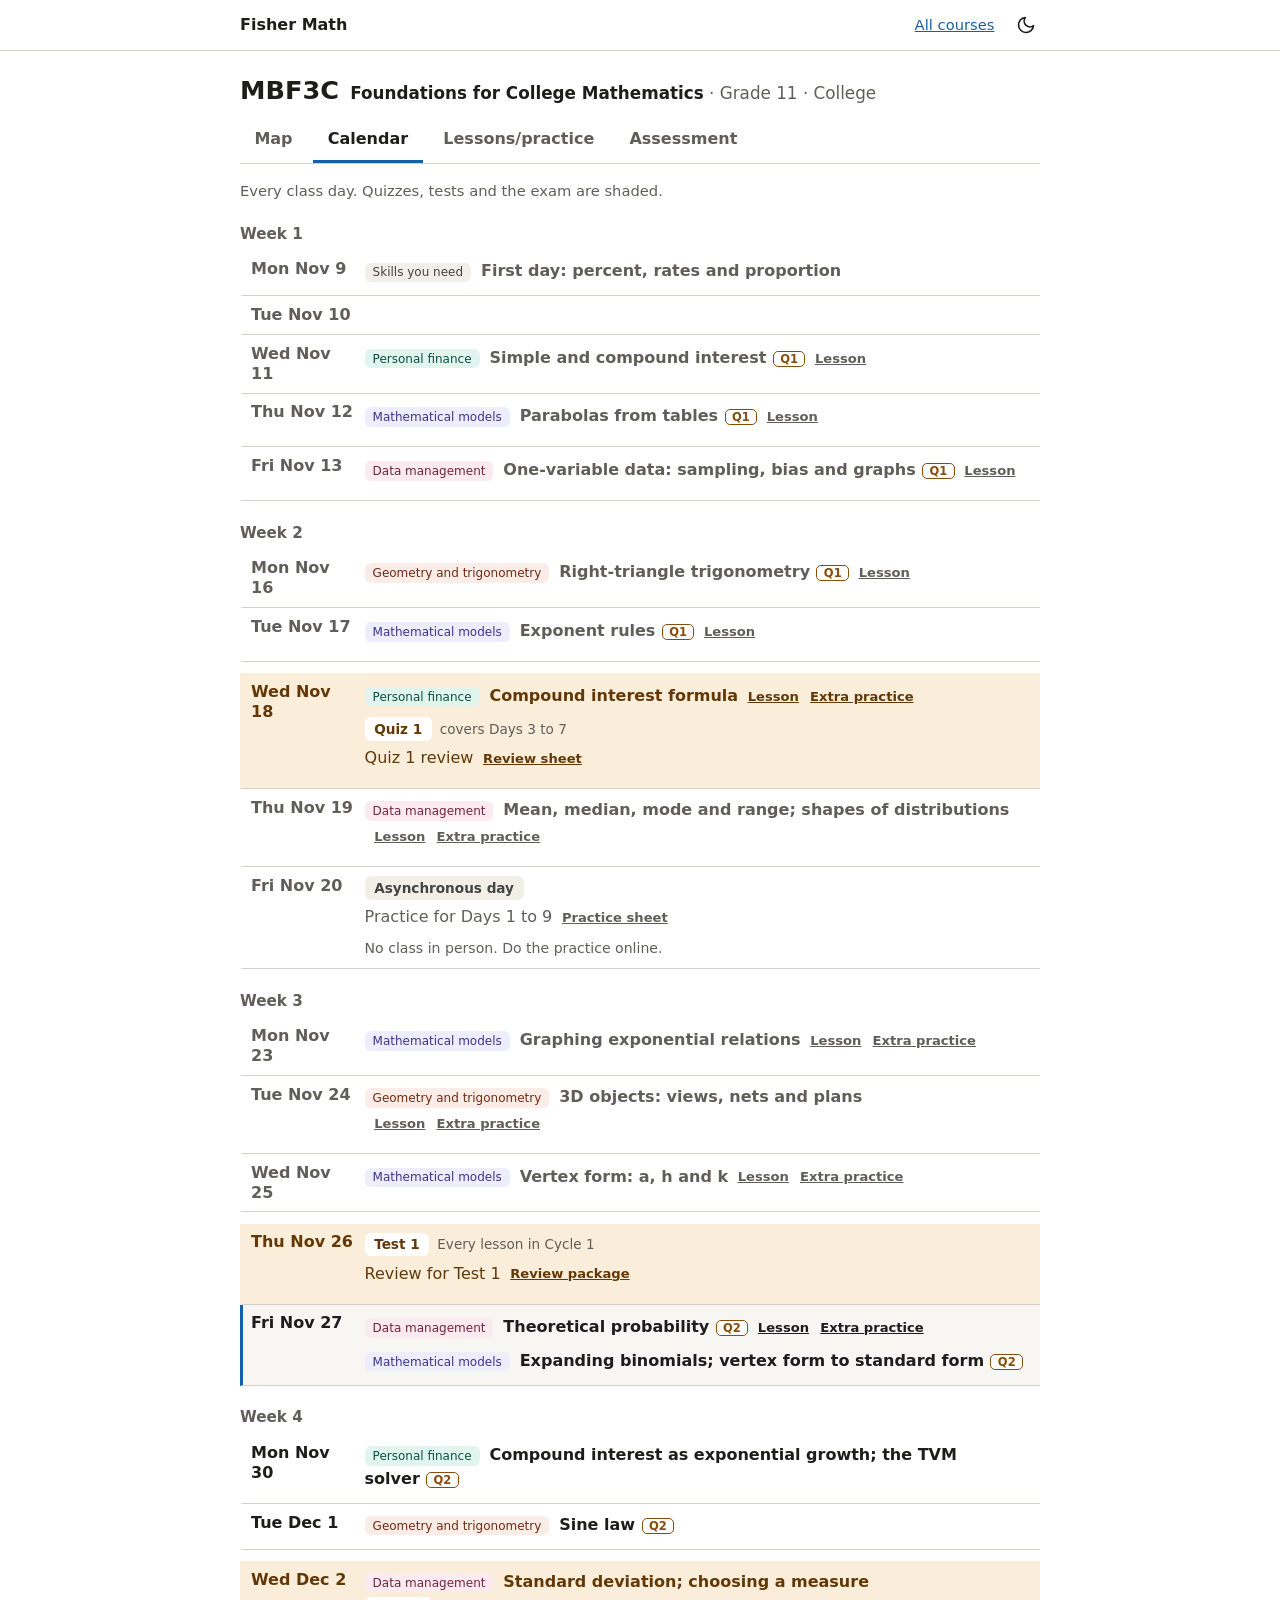
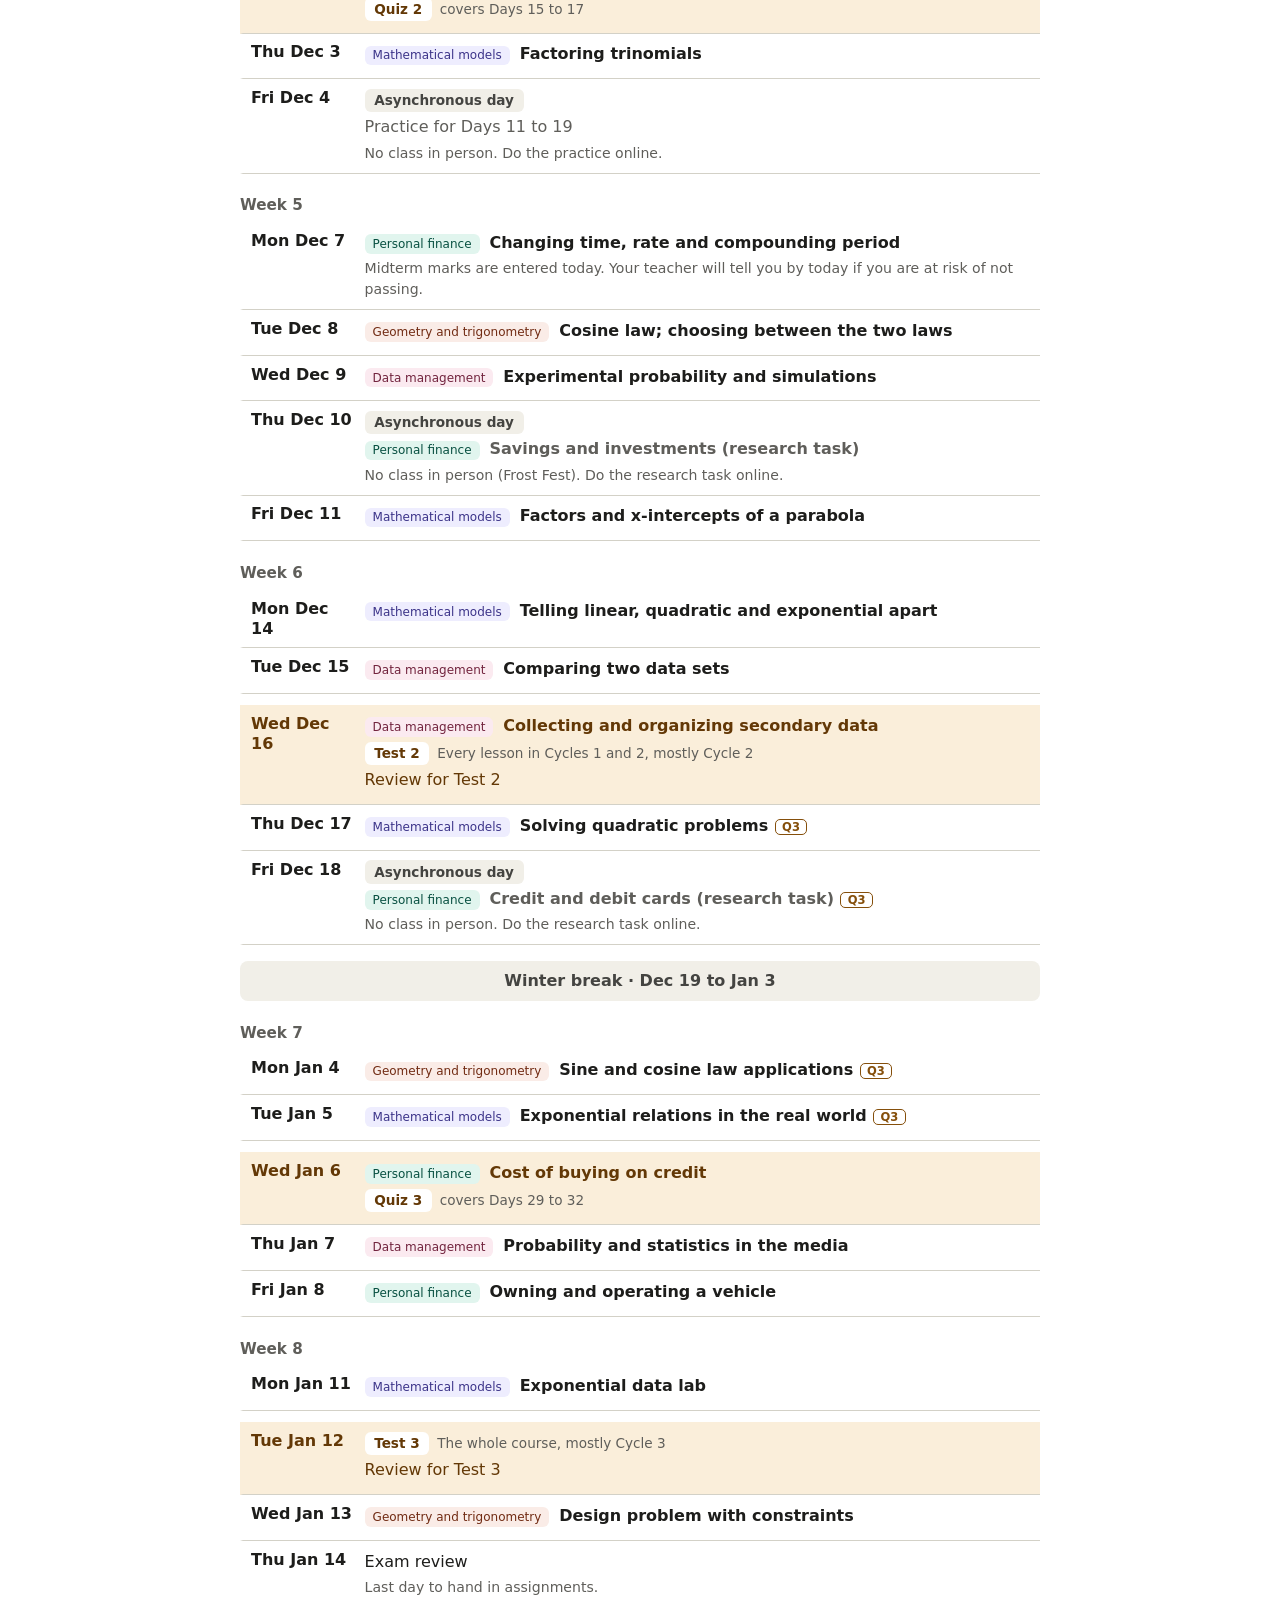
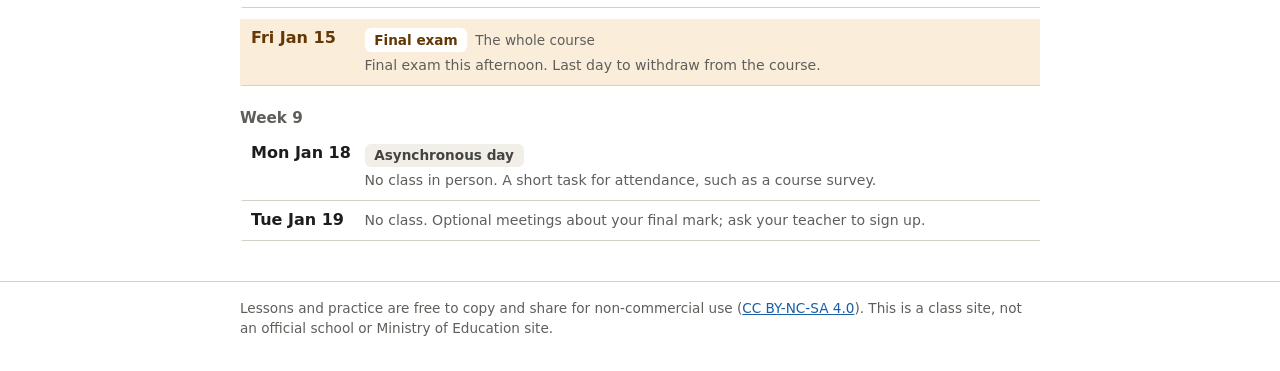
<file: mbf3c/calendar/index.html>
<!doctype html>
<html lang="en">
<head>
  <meta charset="utf-8">
  <meta name="viewport" content="width=device-width, initial-scale=1">
  <meta name="color-scheme" content="light dark">
  <meta name="robots" content="noindex, nofollow">
  <title>MBF3C calendar · Fisher Math</title>
  <link rel="stylesheet" href="/css/style.css">
  <script>try { var t = localStorage.getItem("theme"); if (t === "light" || t === "dark") document.documentElement.setAttribute("data-theme", t); } catch (e) {}</script>
</head>
<body>
<header class="site"><div class="wrap">
  <a class="brand" href="/">Fisher Math</a>
  <div class="hright">
    <a class="all" href="/">All courses</a>
    <button class="themebtn" id="themebtn" type="button" aria-label="Switch to dark mode" title="Switch theme">
      <svg class="moon" viewBox="0 0 24 24" aria-hidden="true"><path d="M21 12.8A9 9 0 1 1 11.2 3a7 7 0 0 0 9.8 9.8z"/></svg>
      <svg class="sun" viewBox="0 0 24 24" aria-hidden="true"><circle cx="12" cy="12" r="4"/><path d="M12 2v2M12 20v2M4.9 4.9l1.4 1.4M17.7 17.7l1.4 1.4M2 12h2M20 12h2M4.9 19.1l1.4-1.4M17.7 6.3l1.4-1.4"/></svg>
    </button>
  </div>
</div></header>
<main class="wrap">

<div class="chead">
  <div class="code">MBF3C</div>
  <div class="cname">Foundations for College Mathematics<span class="grade"> · Grade 11 · College</span></div>
</div>
<nav class="tabs" aria-label="MBF3C pages">
  <a href="/mbf3c/">Map</a>
  <a href="/mbf3c/calendar/" aria-current="page">Calendar</a>
  <a href="/mbf3c/lessons/">Lessons/practice</a>
  <a href="/mbf3c/assessment/">Assessment</a>
</nav>

<script type="application/json" id="classdays">["2026-11-09","2026-11-10","2026-11-11","2026-11-12","2026-11-13","2026-11-16","2026-11-17","2026-11-18","2026-11-19","2026-11-23","2026-11-24","2026-11-25","2026-11-26","2026-11-27","2026-11-30","2026-12-01","2026-12-02","2026-12-03","2026-12-07","2026-12-08","2026-12-09","2026-12-11","2026-12-14","2026-12-15","2026-12-16","2026-12-17","2027-01-04","2027-01-05","2027-01-06","2027-01-07","2027-01-08","2027-01-11","2027-01-12","2027-01-13","2027-01-14","2027-01-15"]</script>
<p class="blurb">Every class day. Quizzes, tests and the exam are shaded.</p>
<section class="week" aria-label="Week 1">
  <h2>Week 1</h2>
  <div class="day done class">
    <div class="dn"><b>Mon Nov 9</b></div>
    <div class="di"><span class="sr">Done. </span>
      <div class="it lesson"><span class="chip c-gray">Skills you need</span> <span class="tt">First day: percent, rates and proportion</span>
      </div>
    </div>
  </div>
  <div class="day done class">
    <div class="dn"><b>Tue Nov 10</b></div>
    <div class="di"><span class="sr">Done. </span>
    </div>
  </div>
  <div class="day done class">
    <div class="dn"><b>Wed Nov 11</b></div>
    <div class="di"><span class="sr">Done. </span>
      <div class="it lesson"><span class="chip c-teal">Personal finance</span> <span class="tt">Simple and compound interest</span><span class="bd">Q1</span><span class="tl"><a href="/pdf/mbf3c/unit-1-pass-1-meet-it/lesson-3-simple-vs-compound-interest/mbf3c-u1-l3-lesson.pdf?v=a3dfb7d8">Lesson</a></span>
      </div>
    </div>
  </div>
  <div class="day done class">
    <div class="dn"><b>Thu Nov 12</b></div>
    <div class="di"><span class="sr">Done. </span>
      <div class="it lesson"><span class="chip c-violet">Mathematical models</span> <span class="tt">Parabolas from tables</span><span class="bd">Q1</span><span class="tl"><a href="/pdf/mbf3c/unit-1-pass-1-meet-it/lesson-4-quadratic-relations/mbf3c-u1-l4-lesson.pdf?v=8bf62a80">Lesson</a></span>
      </div>
    </div>
  </div>
  <div class="day done class">
    <div class="dn"><b>Fri Nov 13</b></div>
    <div class="di"><span class="sr">Done. </span>
      <div class="it lesson"><span class="chip c-pink">Data management</span> <span class="tt">One-variable data: sampling, bias and graphs</span><span class="bd">Q1</span><span class="tl"><a href="/pdf/mbf3c/unit-1-pass-1-meet-it/lesson-5-one-variable-data/mbf3c-u1-l5-lesson.pdf?v=560edb2c">Lesson</a></span>
      </div>
    </div>
  </div>
</section>
<section class="week" aria-label="Week 2">
  <h2>Week 2</h2>
  <div class="day done class">
    <div class="dn"><b>Mon Nov 16</b></div>
    <div class="di"><span class="sr">Done. </span>
      <div class="it lesson"><span class="chip c-orange">Geometry and trigonometry</span> <span class="tt">Right-triangle trigonometry</span><span class="bd">Q1</span><span class="tl"><a href="/pdf/mbf3c/unit-1-pass-1-meet-it/lesson-6-right-triangle-trigonometry/mbf3c-u1-l6-lesson.pdf?v=00bf1b93">Lesson</a></span>
      </div>
    </div>
  </div>
  <div class="day done class">
    <div class="dn"><b>Tue Nov 17</b></div>
    <div class="di"><span class="sr">Done. </span>
      <div class="it lesson"><span class="chip c-violet">Mathematical models</span> <span class="tt">Exponent rules</span><span class="bd">Q1</span><span class="tl"><a href="/pdf/mbf3c/unit-1-pass-1-meet-it/lesson-7-exponent-rules/mbf3c-u1-l7-lesson.pdf?v=3c0d9da8">Lesson</a></span>
      </div>
    </div>
  </div>
  <div class="day done class assess">
    <div class="dn"><b>Wed Nov 18</b></div>
    <div class="di"><span class="sr">Done. </span>
      <div class="it lesson"><span class="chip c-teal">Personal finance</span> <span class="tt">Compound interest formula</span><span class="tl"><a href="/pdf/mbf3c/unit-1-pass-1-meet-it/lesson-8-compound-interest-formula/mbf3c-u1-l8-lesson.pdf?v=48595227">Lesson</a><a href="/pdf/mbf3c/unit-1-pass-1-meet-it/lesson-8-compound-interest-formula/mbf3c-u1-l8-extra-practice.pdf?v=99f9718e">Extra practice</a></span>
      </div>
      <div class="it quiz"><span class="pill quiz">Quiz 1</span><span class="qnote">covers Days 3 to 7</span>
      </div>
      <div class="it review"><span class="tt">Quiz 1 review</span><span class="tl"><a href="/pdf/handouts/mbf3c-quiz-1-review.pdf?v=4c2cb4b9">Review sheet</a></span>
      </div>
    </div>
  </div>
  <div class="day done class">
    <div class="dn"><b>Thu Nov 19</b></div>
    <div class="di"><span class="sr">Done. </span>
      <div class="it lesson"><span class="chip c-pink">Data management</span> <span class="tt">Mean, median, mode and range; shapes of distributions</span><span class="tl"><a href="/pdf/mbf3c/unit-1-pass-1-meet-it/lesson-9-measures-of-centre/mbf3c-u1-l9-lesson.pdf?v=0718a1b4">Lesson</a><a href="/pdf/mbf3c/unit-1-pass-1-meet-it/lesson-9-measures-of-centre/mbf3c-u1-l9-extra-practice.pdf?v=c140b425">Extra practice</a></span>
      </div>
    </div>
  </div>
  <div class="day done async">
    <div class="dn"><b>Fri Nov 20</b></div>
    <div class="di"><span class="sr">Done. </span><span class="pill async">Asynchronous day</span>
      <div class="it practice"><span class="tt">Practice for Days 1 to 9</span><span class="tl"><a href="/pdf/handouts/mbf3c-practice-days-1-to-9.pdf?v=fe10405d">Practice sheet</a></span>
      </div><div class="note">No class in person. Do the practice online.</div>
    </div>
  </div>
</section>
<section class="week" aria-label="Week 3">
  <h2>Week 3</h2>
  <div class="day done class">
    <div class="dn"><b>Mon Nov 23</b></div>
    <div class="di"><span class="sr">Done. </span>
      <div class="it lesson"><span class="chip c-violet">Mathematical models</span> <span class="tt">Graphing exponential relations</span><span class="tl"><a href="/pdf/mbf3c/unit-1-pass-1-meet-it/lesson-11-graphing-exponentials/mbf3c-u1-l11-lesson.pdf?v=ea6da7e7">Lesson</a><a href="/pdf/mbf3c/unit-1-pass-1-meet-it/lesson-11-graphing-exponentials/mbf3c-u1-l11-extra-practice.pdf?v=5ecb4e80">Extra practice</a></span>
      </div>
    </div>
  </div>
  <div class="day done class">
    <div class="dn"><b>Tue Nov 24</b></div>
    <div class="di"><span class="sr">Done. </span>
      <div class="it lesson"><span class="chip c-orange">Geometry and trigonometry</span> <span class="tt">3D objects: views, nets and plans</span><span class="tl"><a href="/pdf/mbf3c/unit-1-pass-1-meet-it/lesson-12-3d-objects/mbf3c-u1-l12-lesson.pdf?v=0b30ee3d">Lesson</a><a href="/pdf/mbf3c/unit-1-pass-1-meet-it/lesson-12-3d-objects/mbf3c-u1-l12-extra-practice.pdf?v=ff50cd56">Extra practice</a></span>
      </div>
    </div>
  </div>
  <div class="day done class">
    <div class="dn"><b>Wed Nov 25</b></div>
    <div class="di"><span class="sr">Done. </span>
      <div class="it lesson"><span class="chip c-violet">Mathematical models</span> <span class="tt">Vertex form: a, h and k</span><span class="tl"><a href="/pdf/mbf3c/unit-1-pass-1-meet-it/lesson-13-vertex-form/mbf3c-u1-l13-lesson.pdf?v=3237377c">Lesson</a><a href="/pdf/mbf3c/unit-1-pass-1-meet-it/lesson-13-vertex-form/mbf3c-u1-l13-extra-practice.pdf?v=850f0e63">Extra practice</a></span>
      </div>
    </div>
  </div>
  <div class="day done class assess">
    <div class="dn"><b>Thu Nov 26</b></div>
    <div class="di"><span class="sr">Done. </span>
      <div class="it test"><span class="pill test">Test 1</span><span class="qnote">Every lesson in Cycle 1</span>
      </div>
      <div class="it review"><span class="tt">Review for Test 1</span><span class="tl"><a href="/pdf/handouts/mbf3c-test-1-review.pdf?v=3ba9f6a9">Review package</a></span>
      </div>
    </div>
  </div>
  <div class="day next class">
    <div class="dn"><b>Fri Nov 27</b></div>
    <div class="di"><span class="sr">Next class. </span>
      <div class="it lesson"><span class="chip c-pink">Data management</span> <span class="tt">Theoretical probability</span><span class="bd">Q2</span><span class="tl"><a href="/pdf/mbf3c/unit-2-pass-2-build-it/lesson-14-theoretical-probability/mbf3c-u2-l14-lesson.pdf?v=eb28e76e">Lesson</a><a href="/pdf/mbf3c/unit-2-pass-2-build-it/lesson-14-theoretical-probability/mbf3c-u2-l14-extra-practice.pdf?v=65ccb8aa">Extra practice</a></span>
      </div>
      <div class="it lesson"><span class="chip c-violet">Mathematical models</span> <span class="tt">Expanding binomials; vertex form to standard form</span><span class="bd">Q2</span>
      </div>
    </div>
  </div>
</section>
<section class="week" aria-label="Week 4">
  <h2>Week 4</h2>
  <div class="day todo class">
    <div class="dn"><b>Mon Nov 30</b></div>
    <div class="di">
      <div class="it lesson"><span class="chip c-teal">Personal finance</span> <span class="tt">Compound interest as exponential growth; the TVM solver</span><span class="bd">Q2</span>
      </div>
    </div>
  </div>
  <div class="day todo class">
    <div class="dn"><b>Tue Dec 1</b></div>
    <div class="di">
      <div class="it lesson"><span class="chip c-orange">Geometry and trigonometry</span> <span class="tt">Sine law</span><span class="bd">Q2</span>
      </div>
    </div>
  </div>
  <div class="day todo class assess">
    <div class="dn"><b>Wed Dec 2</b></div>
    <div class="di">
      <div class="it lesson"><span class="chip c-pink">Data management</span> <span class="tt">Standard deviation; choosing a measure</span>
      </div>
      <div class="it quiz"><span class="pill quiz">Quiz 2</span><span class="qnote">covers Days 15 to 17</span>
      </div>
    </div>
  </div>
  <div class="day todo class">
    <div class="dn"><b>Thu Dec 3</b></div>
    <div class="di">
      <div class="it lesson"><span class="chip c-violet">Mathematical models</span> <span class="tt">Factoring trinomials</span>
      </div>
    </div>
  </div>
  <div class="day todo async">
    <div class="dn"><b>Fri Dec 4</b></div>
    <div class="di"><span class="pill async">Asynchronous day</span>
      <div class="it practice"><span class="tt">Practice for Days 11 to 19</span>
      </div><div class="note">No class in person. Do the practice online.</div>
    </div>
  </div>
</section>
<section class="week" aria-label="Week 5">
  <h2>Week 5</h2>
  <div class="day todo class">
    <div class="dn"><b>Mon Dec 7</b></div>
    <div class="di">
      <div class="it lesson"><span class="chip c-teal">Personal finance</span> <span class="tt">Changing time, rate and compounding period</span>
      </div><div class="note">Midterm marks are entered today. Your teacher will tell you by today if you are at risk of not passing.</div>
    </div>
  </div>
  <div class="day todo class">
    <div class="dn"><b>Tue Dec 8</b></div>
    <div class="di">
      <div class="it lesson"><span class="chip c-orange">Geometry and trigonometry</span> <span class="tt">Cosine law; choosing between the two laws</span>
      </div>
    </div>
  </div>
  <div class="day todo class">
    <div class="dn"><b>Wed Dec 9</b></div>
    <div class="di">
      <div class="it lesson"><span class="chip c-pink">Data management</span> <span class="tt">Experimental probability and simulations</span>
      </div>
    </div>
  </div>
  <div class="day todo async">
    <div class="dn"><b>Thu Dec 10</b></div>
    <div class="di"><span class="pill async">Asynchronous day</span>
      <div class="it lesson"><span class="chip c-teal">Personal finance</span> <span class="tt">Savings and investments (research task)</span>
      </div><div class="note">No class in person (Frost Fest). Do the research task online.</div>
    </div>
  </div>
  <div class="day todo class">
    <div class="dn"><b>Fri Dec 11</b></div>
    <div class="di">
      <div class="it lesson"><span class="chip c-violet">Mathematical models</span> <span class="tt">Factors and x-intercepts of a parabola</span>
      </div>
    </div>
  </div>
</section>
<section class="week" aria-label="Week 6">
  <h2>Week 6</h2>
  <div class="day todo class">
    <div class="dn"><b>Mon Dec 14</b></div>
    <div class="di">
      <div class="it lesson"><span class="chip c-violet">Mathematical models</span> <span class="tt">Telling linear, quadratic and exponential apart</span>
      </div>
    </div>
  </div>
  <div class="day todo class">
    <div class="dn"><b>Tue Dec 15</b></div>
    <div class="di">
      <div class="it lesson"><span class="chip c-pink">Data management</span> <span class="tt">Comparing two data sets</span>
      </div>
    </div>
  </div>
  <div class="day todo class assess">
    <div class="dn"><b>Wed Dec 16</b></div>
    <div class="di">
      <div class="it lesson"><span class="chip c-pink">Data management</span> <span class="tt">Collecting and organizing secondary data</span>
      </div>
      <div class="it test"><span class="pill test">Test 2</span><span class="qnote">Every lesson in Cycles 1 and 2, mostly Cycle 2</span>
      </div>
      <div class="it review"><span class="tt">Review for Test 2</span>
      </div>
    </div>
  </div>
  <div class="day todo class">
    <div class="dn"><b>Thu Dec 17</b></div>
    <div class="di">
      <div class="it lesson"><span class="chip c-violet">Mathematical models</span> <span class="tt">Solving quadratic problems</span><span class="bd">Q3</span>
      </div>
    </div>
  </div>
  <div class="day todo async">
    <div class="dn"><b>Fri Dec 18</b></div>
    <div class="di"><span class="pill async">Asynchronous day</span>
      <div class="it lesson"><span class="chip c-teal">Personal finance</span> <span class="tt">Credit and debit cards (research task)</span><span class="bd">Q3</span>
      </div><div class="note">No class in person. Do the research task online.</div>
    </div>
  </div>
</section><div class="gap">Winter break · Dec 19 to Jan 3</div>
<section class="week" aria-label="Week 7">
  <h2>Week 7</h2>
  <div class="day todo class">
    <div class="dn"><b>Mon Jan 4</b></div>
    <div class="di">
      <div class="it lesson"><span class="chip c-orange">Geometry and trigonometry</span> <span class="tt">Sine and cosine law applications</span><span class="bd">Q3</span>
      </div>
    </div>
  </div>
  <div class="day todo class">
    <div class="dn"><b>Tue Jan 5</b></div>
    <div class="di">
      <div class="it lesson"><span class="chip c-violet">Mathematical models</span> <span class="tt">Exponential relations in the real world</span><span class="bd">Q3</span>
      </div>
    </div>
  </div>
  <div class="day todo class assess">
    <div class="dn"><b>Wed Jan 6</b></div>
    <div class="di">
      <div class="it lesson"><span class="chip c-teal">Personal finance</span> <span class="tt">Cost of buying on credit</span>
      </div>
      <div class="it quiz"><span class="pill quiz">Quiz 3</span><span class="qnote">covers Days 29 to 32</span>
      </div>
    </div>
  </div>
  <div class="day todo class">
    <div class="dn"><b>Thu Jan 7</b></div>
    <div class="di">
      <div class="it lesson"><span class="chip c-pink">Data management</span> <span class="tt">Probability and statistics in the media</span>
      </div>
    </div>
  </div>
  <div class="day todo class">
    <div class="dn"><b>Fri Jan 8</b></div>
    <div class="di">
      <div class="it lesson"><span class="chip c-teal">Personal finance</span> <span class="tt">Owning and operating a vehicle</span>
      </div>
    </div>
  </div>
</section>
<section class="week" aria-label="Week 8">
  <h2>Week 8</h2>
  <div class="day todo class">
    <div class="dn"><b>Mon Jan 11</b></div>
    <div class="di">
      <div class="it lesson"><span class="chip c-violet">Mathematical models</span> <span class="tt">Exponential data lab</span>
      </div>
    </div>
  </div>
  <div class="day todo class assess">
    <div class="dn"><b>Tue Jan 12</b></div>
    <div class="di">
      <div class="it test"><span class="pill test">Test 3</span><span class="qnote">The whole course, mostly Cycle 3</span>
      </div>
      <div class="it review"><span class="tt">Review for Test 3</span>
      </div>
    </div>
  </div>
  <div class="day todo class">
    <div class="dn"><b>Wed Jan 13</b></div>
    <div class="di">
      <div class="it lesson"><span class="chip c-orange">Geometry and trigonometry</span> <span class="tt">Design problem with constraints</span>
      </div>
    </div>
  </div>
  <div class="day todo class">
    <div class="dn"><b>Thu Jan 14</b></div>
    <div class="di">
      <div class="it review"><span class="tt">Exam review</span>
      </div><div class="note">Last day to hand in assignments.</div>
    </div>
  </div>
  <div class="day todo class assess">
    <div class="dn"><b>Fri Jan 15</b></div>
    <div class="di">
      <div class="it exam"><span class="pill exam">Final exam</span><span class="qnote">The whole course</span>
      </div><div class="note">Final exam this afternoon. Last day to withdraw from the course.</div>
    </div>
  </div>
</section>
<section class="week" aria-label="Week 9">
  <h2>Week 9</h2>
  <div class="day todo async">
    <div class="dn"><b>Mon Jan 18</b></div>
    <div class="di"><span class="pill async">Asynchronous day</span><div class="note">No class in person. A short task for attendance, such as a course survey.</div>
    </div>
  </div>
  <div class="day todo conference">
    <div class="dn"><b>Tue Jan 19</b></div>
    <div class="di"><div class="note">No class. Optional meetings about your final mark; ask your teacher to sign up.</div>
    </div>
  </div>
</section>

</main>
<footer class="site"><div class="wrap">
  Lessons and practice are free to copy and share for non-commercial use
  (<a href="https://creativecommons.org/licenses/by-nc-sa/4.0/">CC BY-NC-SA 4.0</a>).
  This is a class site, not an official school or Ministry of Education site.
</div></footer>
<script src="/js/when.js"></script>
<script src="/js/theme.js"></script>
</body>
</html>
</file>
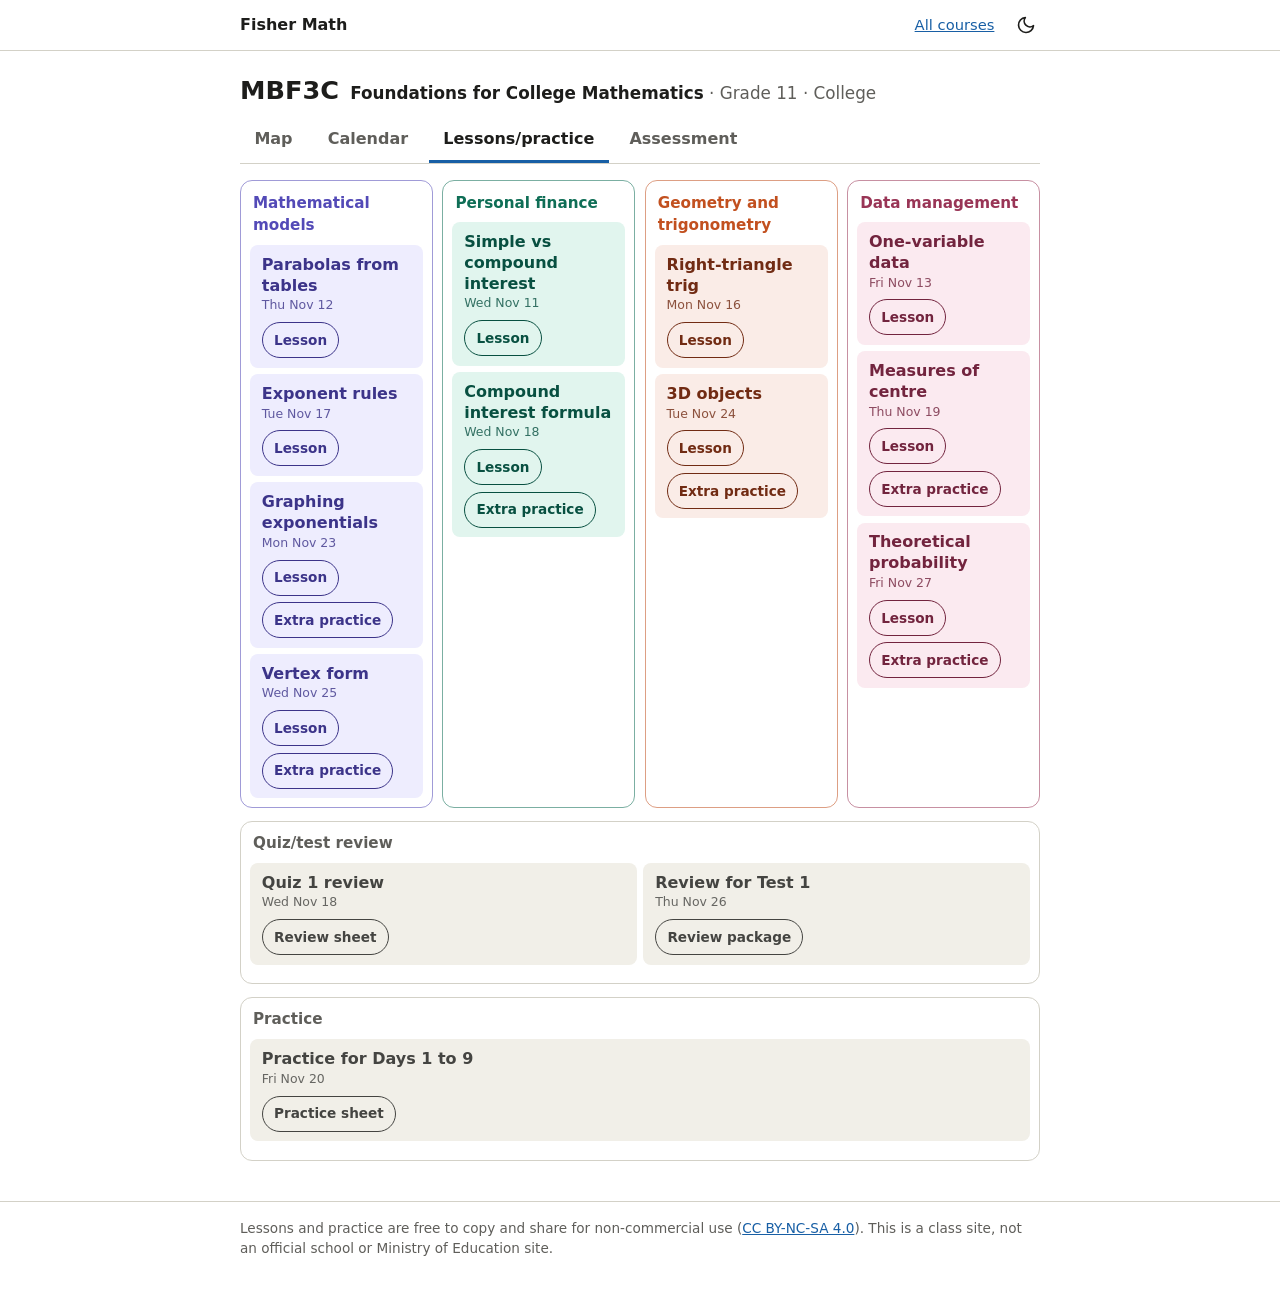
<file: mbf3c/lessons/index.html>
<!doctype html>
<html lang="en">
<head>
  <meta charset="utf-8">
  <meta name="viewport" content="width=device-width, initial-scale=1">
  <meta name="color-scheme" content="light dark">
  <meta name="robots" content="noindex, nofollow">
  <title>MBF3C lessons and practice · Fisher Math</title>
  <link rel="stylesheet" href="/css/style.css">
  <script>try { var t = localStorage.getItem("theme"); if (t === "light" || t === "dark") document.documentElement.setAttribute("data-theme", t); } catch (e) {}</script>
</head>
<body>
<header class="site"><div class="wrap">
  <a class="brand" href="/">Fisher Math</a>
  <div class="hright">
    <a class="all" href="/">All courses</a>
    <button class="themebtn" id="themebtn" type="button" aria-label="Switch to dark mode" title="Switch theme">
      <svg class="moon" viewBox="0 0 24 24" aria-hidden="true"><path d="M21 12.8A9 9 0 1 1 11.2 3a7 7 0 0 0 9.8 9.8z"/></svg>
      <svg class="sun" viewBox="0 0 24 24" aria-hidden="true"><circle cx="12" cy="12" r="4"/><path d="M12 2v2M12 20v2M4.9 4.9l1.4 1.4M17.7 17.7l1.4 1.4M2 12h2M20 12h2M4.9 19.1l1.4-1.4M17.7 6.3l1.4-1.4"/></svg>
    </button>
  </div>
</div></header>
<main class="wrap">


<div class="chead">
  <div class="code">MBF3C</div>
  <div class="cname">Foundations for College Mathematics<span class="grade"> · Grade 11 · College</span></div>
</div>
<nav class="tabs" aria-label="MBF3C pages">
  <a href="/mbf3c/">Map</a>
  <a href="/mbf3c/calendar/">Calendar</a>
  <a href="/mbf3c/lessons/" aria-current="page">Lessons/practice</a>
  <a href="/mbf3c/assessment/">Assessment</a>
</nav>


<div class="cols lcols" style="--n:4">
  <div class="col s-violet">
    <h3 class="cname">Mathematical models</h3>
<div class="lcard c-violet">
  <div class="lt">Parabolas from tables</div>
  <div class="ld">Thu Nov 12</div>
  <div class="ll"><a href="/pdf/mbf3c/unit-1-pass-1-meet-it/lesson-4-quadratic-relations/mbf3c-u1-l4-lesson.pdf?v=8bf62a80">Lesson</a></div>
</div>

<div class="lcard c-violet">
  <div class="lt">Exponent rules</div>
  <div class="ld">Tue Nov 17</div>
  <div class="ll"><a href="/pdf/mbf3c/unit-1-pass-1-meet-it/lesson-7-exponent-rules/mbf3c-u1-l7-lesson.pdf?v=3c0d9da8">Lesson</a></div>
</div>

<div class="lcard c-violet">
  <div class="lt">Graphing exponentials</div>
  <div class="ld">Mon Nov 23</div>
  <div class="ll"><a href="/pdf/mbf3c/unit-1-pass-1-meet-it/lesson-11-graphing-exponentials/mbf3c-u1-l11-lesson.pdf?v=ea6da7e7">Lesson</a><a href="/pdf/mbf3c/unit-1-pass-1-meet-it/lesson-11-graphing-exponentials/mbf3c-u1-l11-extra-practice.pdf?v=5ecb4e80">Extra practice</a></div>
</div>

<div class="lcard c-violet">
  <div class="lt">Vertex form</div>
  <div class="ld">Wed Nov 25</div>
  <div class="ll"><a href="/pdf/mbf3c/unit-1-pass-1-meet-it/lesson-13-vertex-form/mbf3c-u1-l13-lesson.pdf?v=3237377c">Lesson</a><a href="/pdf/mbf3c/unit-1-pass-1-meet-it/lesson-13-vertex-form/mbf3c-u1-l13-extra-practice.pdf?v=850f0e63">Extra practice</a></div>
</div>

  </div>
  <div class="col s-teal">
    <h3 class="cname">Personal finance</h3>
<div class="lcard c-teal">
  <div class="lt">Simple vs compound interest</div>
  <div class="ld">Wed Nov 11</div>
  <div class="ll"><a href="/pdf/mbf3c/unit-1-pass-1-meet-it/lesson-3-simple-vs-compound-interest/mbf3c-u1-l3-lesson.pdf?v=a3dfb7d8">Lesson</a></div>
</div>

<div class="lcard c-teal">
  <div class="lt">Compound interest formula</div>
  <div class="ld">Wed Nov 18</div>
  <div class="ll"><a href="/pdf/mbf3c/unit-1-pass-1-meet-it/lesson-8-compound-interest-formula/mbf3c-u1-l8-lesson.pdf?v=48595227">Lesson</a><a href="/pdf/mbf3c/unit-1-pass-1-meet-it/lesson-8-compound-interest-formula/mbf3c-u1-l8-extra-practice.pdf?v=99f9718e">Extra practice</a></div>
</div>

  </div>
  <div class="col s-orange">
    <h3 class="cname">Geometry and trigonometry</h3>
<div class="lcard c-orange">
  <div class="lt">Right-triangle trig</div>
  <div class="ld">Mon Nov 16</div>
  <div class="ll"><a href="/pdf/mbf3c/unit-1-pass-1-meet-it/lesson-6-right-triangle-trigonometry/mbf3c-u1-l6-lesson.pdf?v=00bf1b93">Lesson</a></div>
</div>

<div class="lcard c-orange">
  <div class="lt">3D objects</div>
  <div class="ld">Tue Nov 24</div>
  <div class="ll"><a href="/pdf/mbf3c/unit-1-pass-1-meet-it/lesson-12-3d-objects/mbf3c-u1-l12-lesson.pdf?v=0b30ee3d">Lesson</a><a href="/pdf/mbf3c/unit-1-pass-1-meet-it/lesson-12-3d-objects/mbf3c-u1-l12-extra-practice.pdf?v=ff50cd56">Extra practice</a></div>
</div>

  </div>
  <div class="col s-pink">
    <h3 class="cname">Data management</h3>
<div class="lcard c-pink">
  <div class="lt">One-variable data</div>
  <div class="ld">Fri Nov 13</div>
  <div class="ll"><a href="/pdf/mbf3c/unit-1-pass-1-meet-it/lesson-5-one-variable-data/mbf3c-u1-l5-lesson.pdf?v=560edb2c">Lesson</a></div>
</div>

<div class="lcard c-pink">
  <div class="lt">Measures of centre</div>
  <div class="ld">Thu Nov 19</div>
  <div class="ll"><a href="/pdf/mbf3c/unit-1-pass-1-meet-it/lesson-9-measures-of-centre/mbf3c-u1-l9-lesson.pdf?v=0718a1b4">Lesson</a><a href="/pdf/mbf3c/unit-1-pass-1-meet-it/lesson-9-measures-of-centre/mbf3c-u1-l9-extra-practice.pdf?v=c140b425">Extra practice</a></div>
</div>

<div class="lcard c-pink">
  <div class="lt">Theoretical probability</div>
  <div class="ld">Fri Nov 27</div>
  <div class="ll"><a href="/pdf/mbf3c/unit-2-pass-2-build-it/lesson-14-theoretical-probability/mbf3c-u2-l14-lesson.pdf?v=eb28e76e">Lesson</a><a href="/pdf/mbf3c/unit-2-pass-2-build-it/lesson-14-theoretical-probability/mbf3c-u2-l14-extra-practice.pdf?v=65ccb8aa">Extra practice</a></div>
</div>

  </div>
</div>
<div class="col wide s-gray">
  <h3 class="cname">Quiz/test review</h3>
  <div class="span">
<div class="lcard c-gray">
  <div class="lt">Quiz 1 review</div>
  <div class="ld">Wed Nov 18</div>
  <div class="ll"><a href="/pdf/handouts/mbf3c-quiz-1-review.pdf?v=4c2cb4b9">Review sheet</a></div>
</div>

<div class="lcard c-gray">
  <div class="lt">Review for Test 1</div>
  <div class="ld">Thu Nov 26</div>
  <div class="ll"><a href="/pdf/handouts/mbf3c-test-1-review.pdf?v=3ba9f6a9">Review package</a></div>
</div>
</div>
</div>
<div class="col wide s-gray">
  <h3 class="cname">Practice</h3>
  <div class="span">
<div class="lcard c-gray">
  <div class="lt">Practice for Days 1 to 9</div>
  <div class="ld">Fri Nov 20</div>
  <div class="ll"><a href="/pdf/handouts/mbf3c-practice-days-1-to-9.pdf?v=fe10405d">Practice sheet</a></div>
</div>
</div>
</div>

</main>
<footer class="site"><div class="wrap">
  Lessons and practice are free to copy and share for non-commercial use
  (<a href="https://creativecommons.org/licenses/by-nc-sa/4.0/">CC BY-NC-SA 4.0</a>).
  This is a class site, not an official school or Ministry of Education site.
</div></footer>
<script src="/js/when.js"></script>
<script src="/js/theme.js"></script>
</body>
</html>
</file>
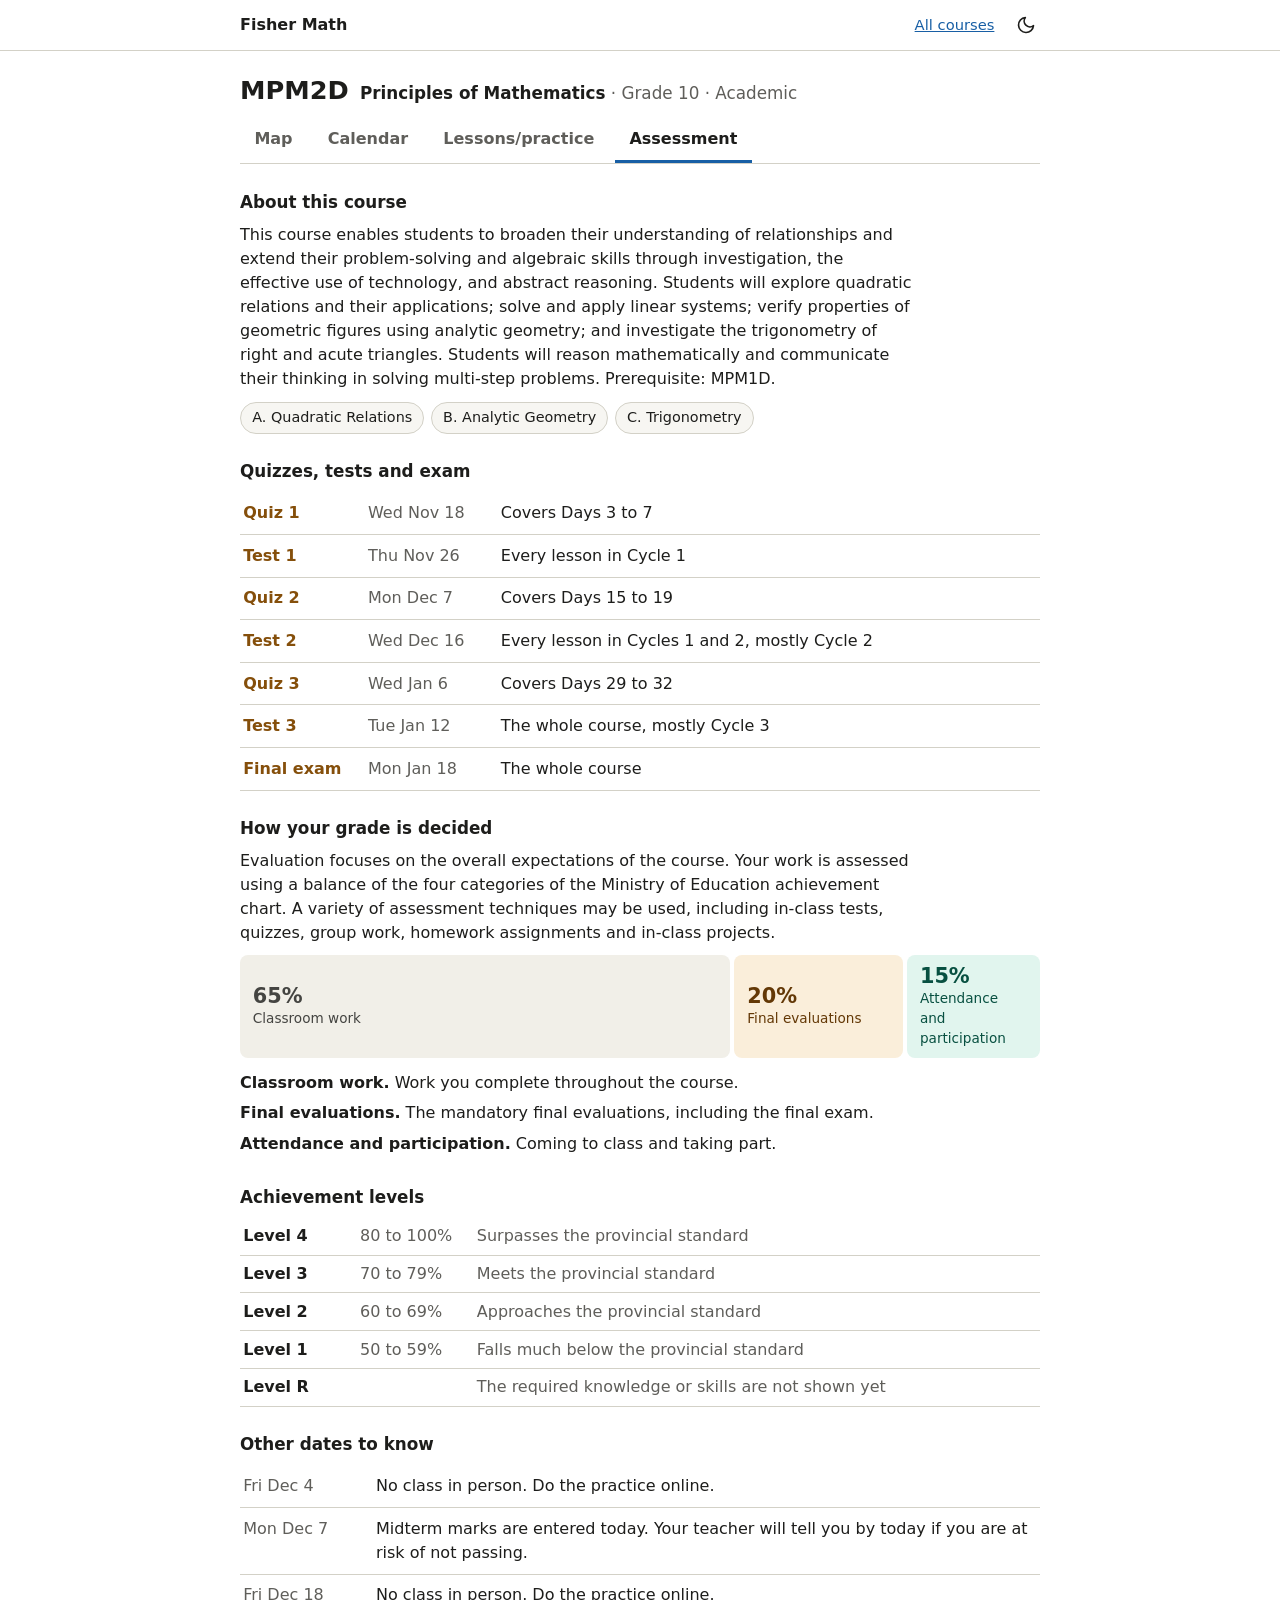
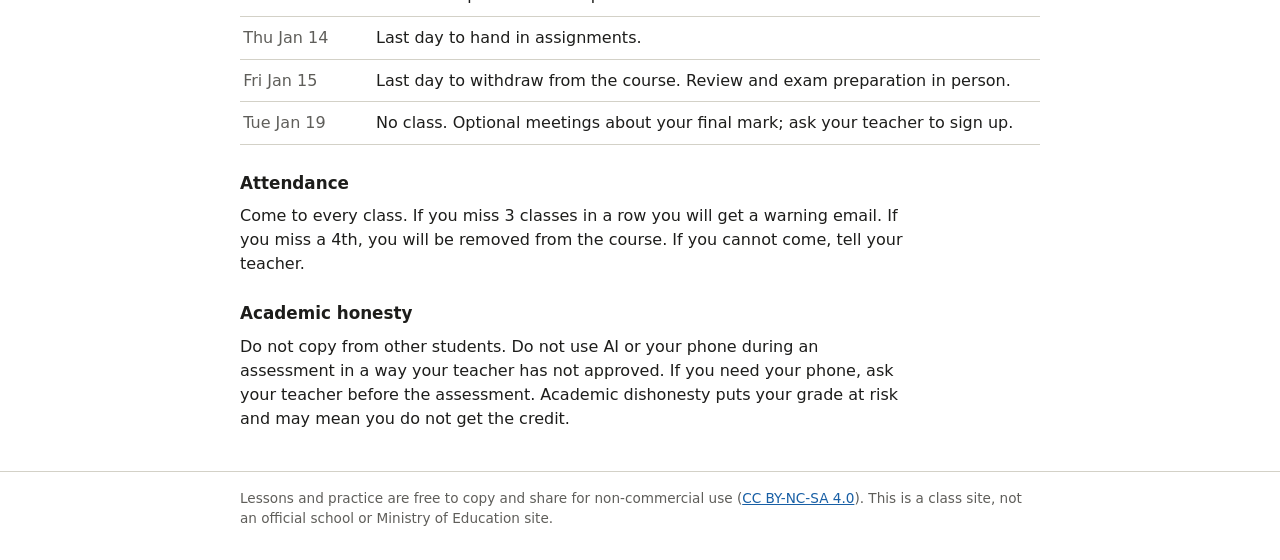
<file: mpm2d/assessment/index.html>
<!doctype html>
<html lang="en">
<head>
  <meta charset="utf-8">
  <meta name="viewport" content="width=device-width, initial-scale=1">
  <meta name="color-scheme" content="light dark">
  <meta name="robots" content="noindex, nofollow">
  <title>MPM2D assessment · Fisher Math</title>
  <link rel="stylesheet" href="/css/style.css">
  <script>try { var t = localStorage.getItem("theme"); if (t === "light" || t === "dark") document.documentElement.setAttribute("data-theme", t); } catch (e) {}</script>
</head>
<body>
<header class="site"><div class="wrap">
  <a class="brand" href="/">Fisher Math</a>
  <div class="hright">
    <a class="all" href="/">All courses</a>
    <button class="themebtn" id="themebtn" type="button" aria-label="Switch to dark mode" title="Switch theme">
      <svg class="moon" viewBox="0 0 24 24" aria-hidden="true"><path d="M21 12.8A9 9 0 1 1 11.2 3a7 7 0 0 0 9.8 9.8z"/></svg>
      <svg class="sun" viewBox="0 0 24 24" aria-hidden="true"><circle cx="12" cy="12" r="4"/><path d="M12 2v2M12 20v2M4.9 4.9l1.4 1.4M17.7 17.7l1.4 1.4M2 12h2M20 12h2M4.9 19.1l1.4-1.4M17.7 6.3l1.4-1.4"/></svg>
    </button>
  </div>
</div></header>
<main class="wrap">

<div class="chead">
  <div class="code">MPM2D</div>
  <div class="cname">Principles of Mathematics<span class="grade"> · Grade 10 · Academic</span></div>
</div>
<nav class="tabs" aria-label="MPM2D pages">
  <a href="/mpm2d/">Map</a>
  <a href="/mpm2d/calendar/">Calendar</a>
  <a href="/mpm2d/lessons/">Lessons/practice</a>
  <a href="/mpm2d/assessment/" aria-current="page">Assessment</a>
</nav>

<section class="asec">
  <h2>About this course</h2>
  <p class="apol">This course enables students to broaden their understanding of relationships and extend their problem-solving and algebraic skills through investigation, the effective use of technology, and abstract reasoning. Students will explore quadratic relations and their applications; solve and apply linear systems; verify properties of geometric figures using analytic geometry; and investigate the trigonometry of right and acute triangles. Students will reason mathematically and communicate their thinking in solving multi-step problems. Prerequisite: MPM1D.</p>
  <ul class="ostr"><li>A. Quadratic Relations</li><li>B. Analytic Geometry</li><li>C. Trigonometry</li></ul>
</section>

<section class="asec">
  <h2>Quizzes, tests and exam</h2>
  <ul class="arows">
    <li class="arow quiz">
      <span class="an">Quiz 1</span>
      <span class="ad">Wed Nov 18</span>
      <span class="acov">Covers Days 3 to 7</span>
    </li>
    <li class="arow test">
      <span class="an">Test 1</span>
      <span class="ad">Thu Nov 26</span>
      <span class="acov">Every lesson in Cycle 1</span>
    </li>
    <li class="arow quiz">
      <span class="an">Quiz 2</span>
      <span class="ad">Mon Dec 7</span>
      <span class="acov">Covers Days 15 to 19</span>
    </li>
    <li class="arow test">
      <span class="an">Test 2</span>
      <span class="ad">Wed Dec 16</span>
      <span class="acov">Every lesson in Cycles 1 and 2, mostly Cycle 2</span>
    </li>
    <li class="arow quiz">
      <span class="an">Quiz 3</span>
      <span class="ad">Wed Jan 6</span>
      <span class="acov">Covers Days 29 to 32</span>
    </li>
    <li class="arow test">
      <span class="an">Test 3</span>
      <span class="ad">Tue Jan 12</span>
      <span class="acov">The whole course, mostly Cycle 3</span>
    </li>
    <li class="arow exam">
      <span class="an">Final exam</span>
      <span class="ad">Mon Jan 18</span>
      <span class="acov">The whole course</span>
    </li>
  </ul>
</section>
<section class="asec">
  <h2>How your grade is decided</h2><p class="apol" style="margin-bottom:.6rem">Evaluation focuses on the overall expectations of the course. Your work is assessed using a balance of the four categories of the Ministry of Education achievement chart. A variety of assessment techniques may be used, including in-class tests, quizzes, group work, homework assignments and in-class projects.</p>
  <div class="gbar" role="img" aria-label="Classroom work 65 percent, Final evaluations 20 percent, Attendance and participation 15 percent"><div class="gseg g1" style="flex: 65"><b>65%</b><span>Classroom work</span></div><div class="gseg g2" style="flex: 20"><b>20%</b><span>Final evaluations</span></div><div class="gseg g3" style="flex: 15"><b>15%</b><span>Attendance and participation</span></div>
  </div>
  <ul class="gnotes"><li><b>Classroom work.</b> Work you complete throughout the course.</li><li><b>Final evaluations.</b> The mandatory final evaluations, including the final exam.</li><li><b>Attendance and participation.</b> Coming to class and taking part.</li>
  </ul>
</section>

<section class="asec">
  <h2>Achievement levels</h2>
  <ul class="levels"><li><b>Level 4</b><span>80 to 100%</span><em>Surpasses the provincial standard</em></li><li><b>Level 3</b><span>70 to 79%</span><em>Meets the provincial standard</em></li><li><b>Level 2</b><span>60 to 69%</span><em>Approaches the provincial standard</em></li><li><b>Level 1</b><span>50 to 59%</span><em>Falls much below the provincial standard</em></li><li><b>Level R</b><span></span><em>The required knowledge or skills are not shown yet</em></li>
  </ul>
</section>

<section class="asec">
  <h2>Other dates to know</h2>
  <ul class="arows">
    <li class="arow k-async"><span class="ad">Fri Dec 4</span><span class="acov">No class in person. Do the practice online.</span></li>
    <li class="arow k-note"><span class="ad">Mon Dec 7</span><span class="acov">Midterm marks are entered today. Your teacher will tell you by today if you are at risk of not passing.</span></li>
    <li class="arow k-async"><span class="ad">Fri Dec 18</span><span class="acov">No class in person. Do the practice online.</span></li>
    <li class="arow k-note"><span class="ad">Thu Jan 14</span><span class="acov">Last day to hand in assignments.</span></li>
    <li class="arow k-note"><span class="ad">Fri Jan 15</span><span class="acov">Last day to withdraw from the course. Review and exam preparation in person.</span></li>
    <li class="arow k-conference"><span class="ad">Tue Jan 19</span><span class="acov">No class. Optional meetings about your final mark; ask your teacher to sign up.</span></li>
  </ul>
</section>
<section class="asec">
  <h2>Attendance</h2>
  <p class="apol">Come to every class. If you miss 3 classes in a row you will get a warning email. If you miss a 4th, you will be removed from the course. If you cannot come, tell your teacher.</p>
</section>
<section class="asec">
  <h2>Academic honesty</h2>
  <p class="apol">Do not copy from other students. Do not use AI or your phone during an assessment in a way your teacher has not approved. If you need your phone, ask your teacher before the assessment. Academic dishonesty puts your grade at risk and may mean you do not get the credit.</p>
</section>

</main>
<footer class="site"><div class="wrap">
  Lessons and practice are free to copy and share for non-commercial use
  (<a href="https://creativecommons.org/licenses/by-nc-sa/4.0/">CC BY-NC-SA 4.0</a>).
  This is a class site, not an official school or Ministry of Education site.
</div></footer>
<script src="/js/when.js"></script>
<script src="/js/theme.js"></script>
</body>
</html>
</file>
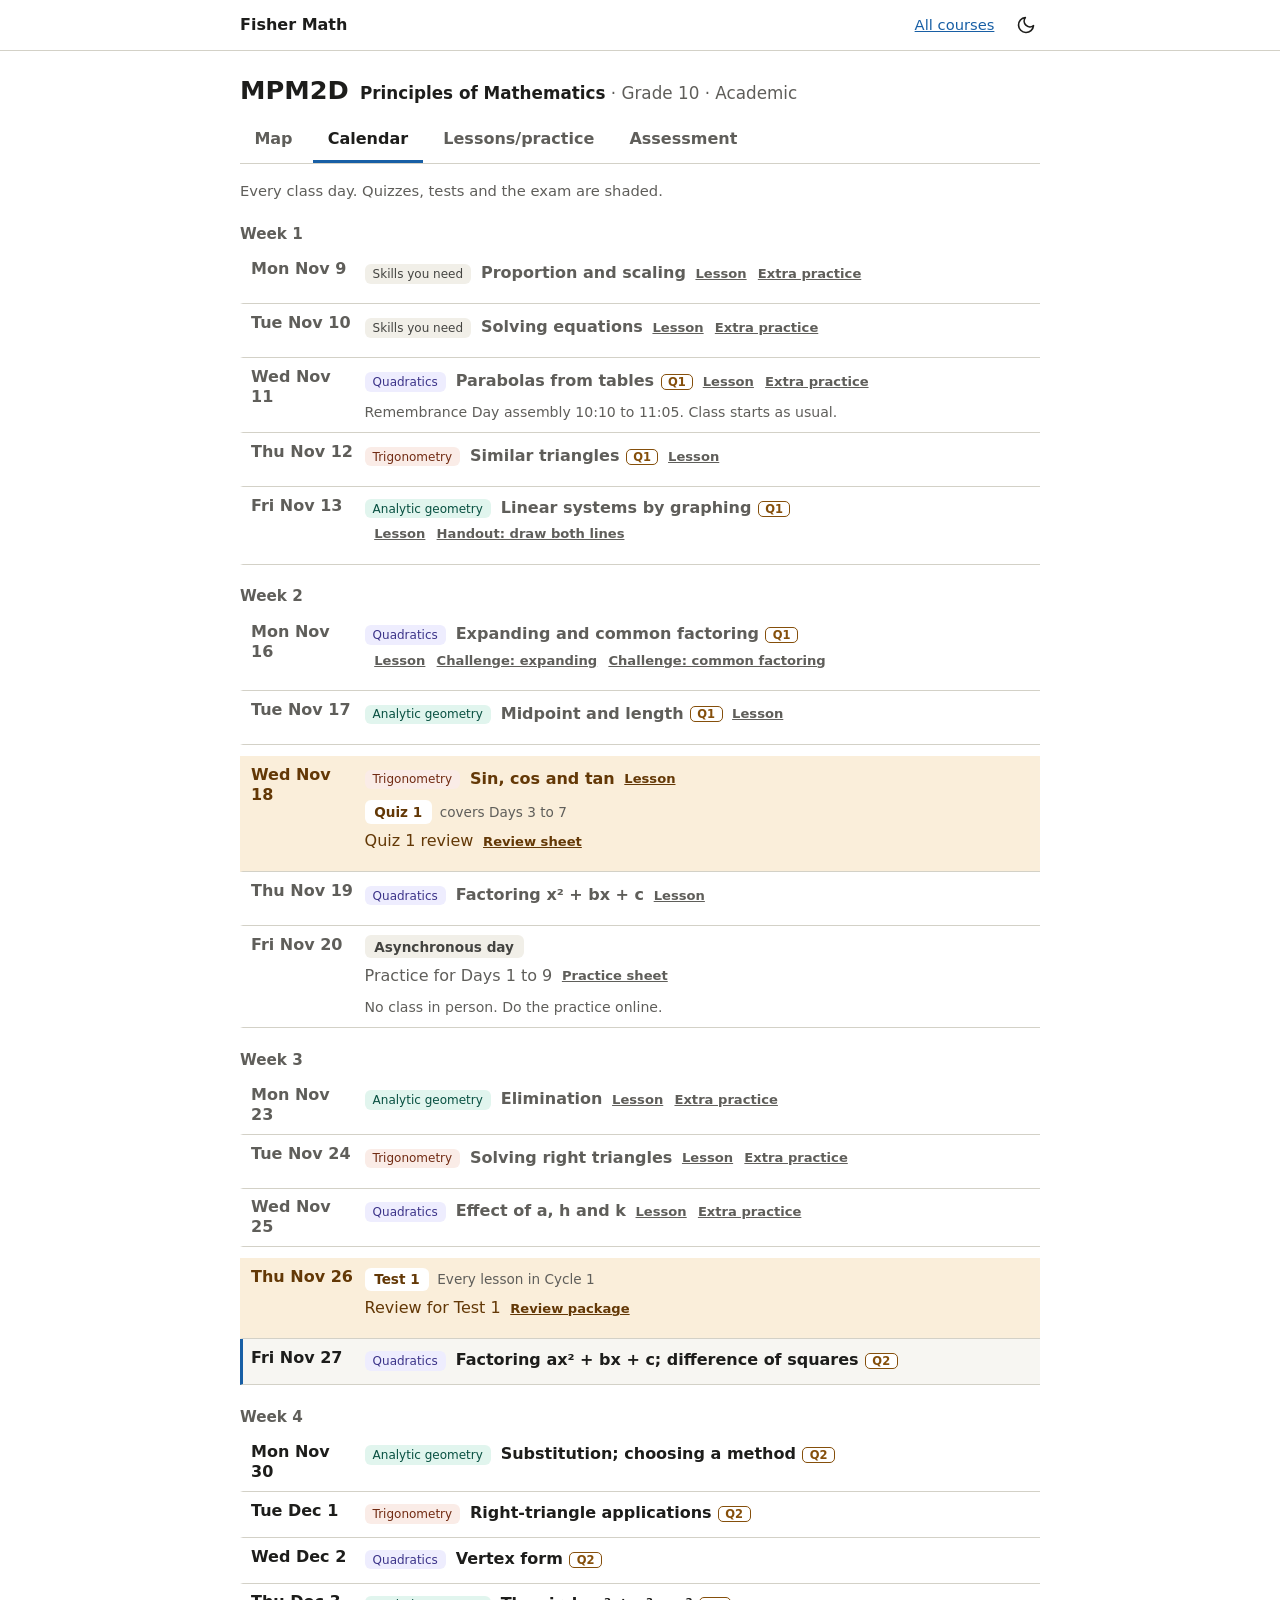
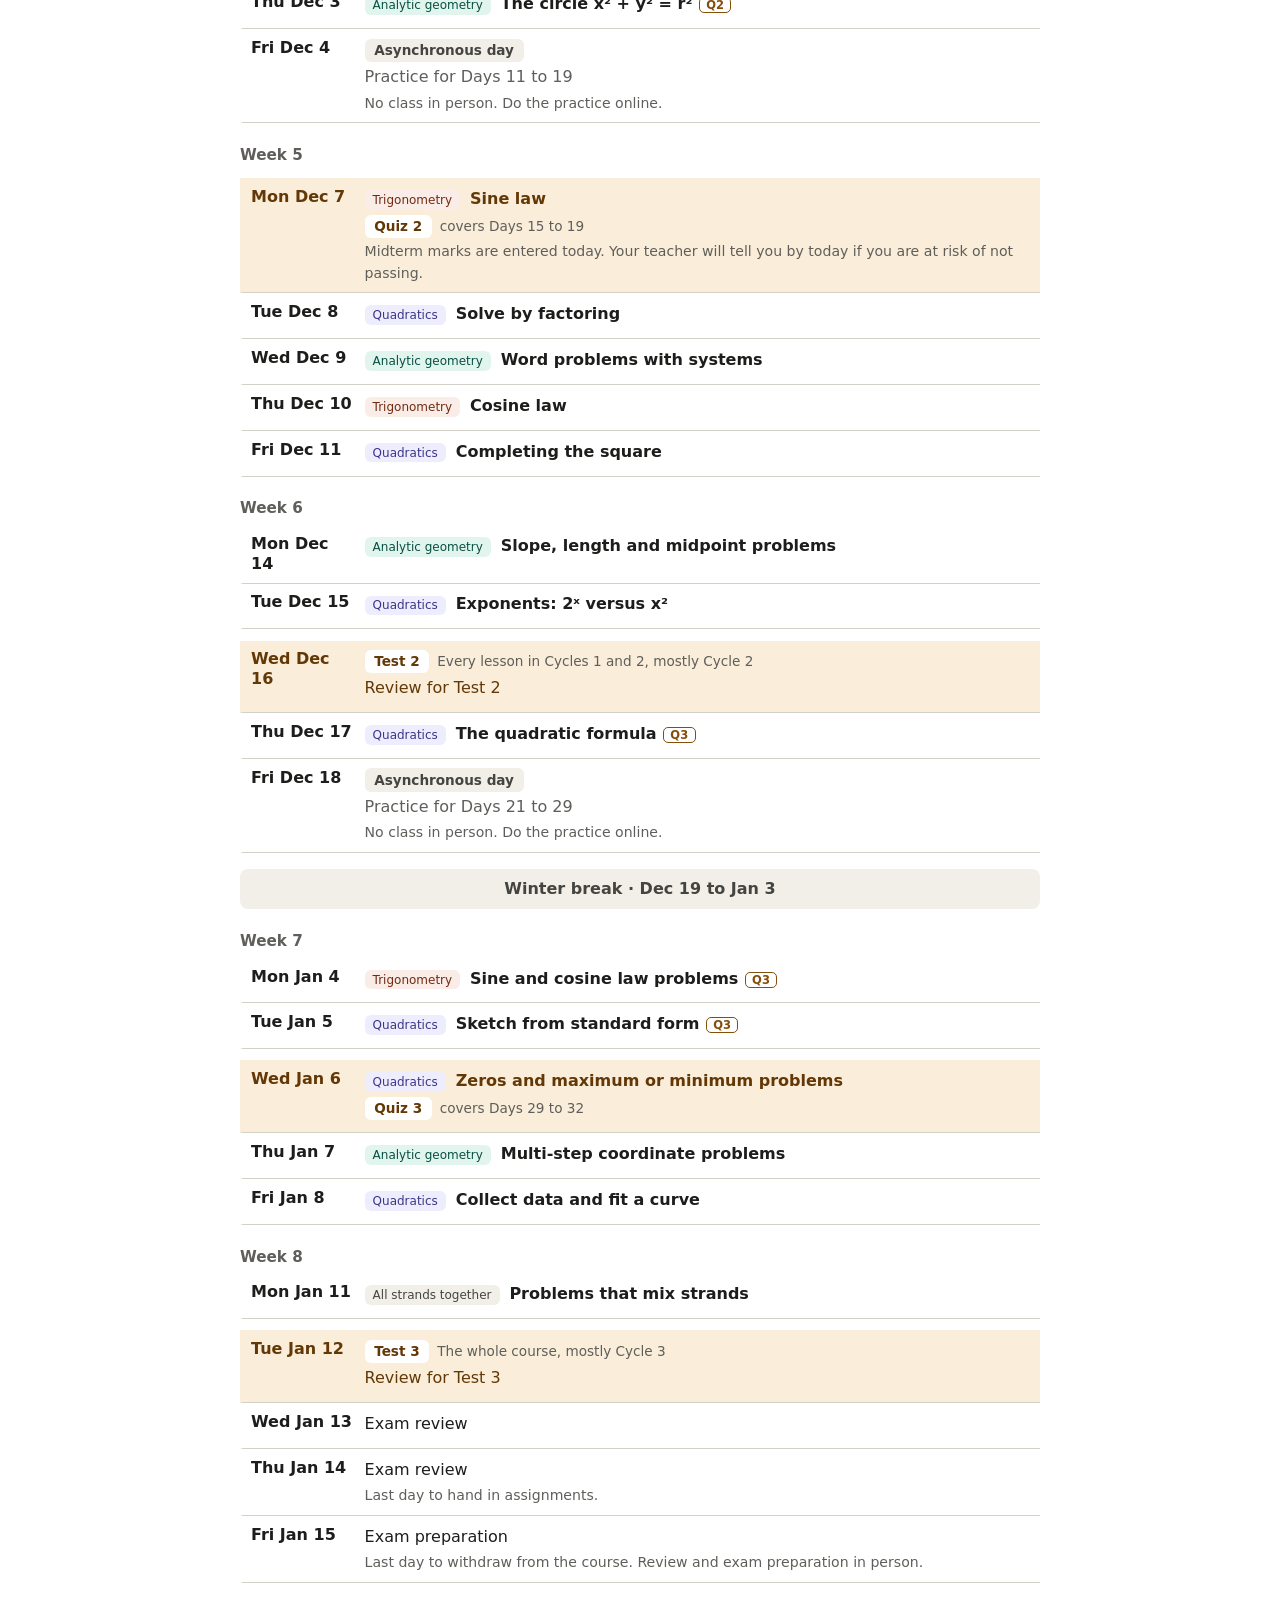
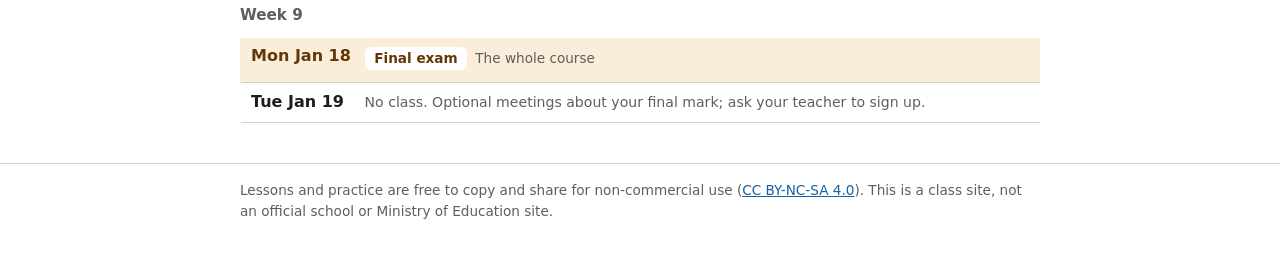
<file: mpm2d/calendar/index.html>
<!doctype html>
<html lang="en">
<head>
  <meta charset="utf-8">
  <meta name="viewport" content="width=device-width, initial-scale=1">
  <meta name="color-scheme" content="light dark">
  <meta name="robots" content="noindex, nofollow">
  <title>MPM2D calendar · Fisher Math</title>
  <link rel="stylesheet" href="/css/style.css">
  <script>try { var t = localStorage.getItem("theme"); if (t === "light" || t === "dark") document.documentElement.setAttribute("data-theme", t); } catch (e) {}</script>
</head>
<body>
<header class="site"><div class="wrap">
  <a class="brand" href="/">Fisher Math</a>
  <div class="hright">
    <a class="all" href="/">All courses</a>
    <button class="themebtn" id="themebtn" type="button" aria-label="Switch to dark mode" title="Switch theme">
      <svg class="moon" viewBox="0 0 24 24" aria-hidden="true"><path d="M21 12.8A9 9 0 1 1 11.2 3a7 7 0 0 0 9.8 9.8z"/></svg>
      <svg class="sun" viewBox="0 0 24 24" aria-hidden="true"><circle cx="12" cy="12" r="4"/><path d="M12 2v2M12 20v2M4.9 4.9l1.4 1.4M17.7 17.7l1.4 1.4M2 12h2M20 12h2M4.9 19.1l1.4-1.4M17.7 6.3l1.4-1.4"/></svg>
    </button>
  </div>
</div></header>
<main class="wrap">

<div class="chead">
  <div class="code">MPM2D</div>
  <div class="cname">Principles of Mathematics<span class="grade"> · Grade 10 · Academic</span></div>
</div>
<nav class="tabs" aria-label="MPM2D pages">
  <a href="/mpm2d/">Map</a>
  <a href="/mpm2d/calendar/" aria-current="page">Calendar</a>
  <a href="/mpm2d/lessons/">Lessons/practice</a>
  <a href="/mpm2d/assessment/">Assessment</a>
</nav>

<script type="application/json" id="classdays">["2026-11-09","2026-11-10","2026-11-11","2026-11-12","2026-11-13","2026-11-16","2026-11-17","2026-11-18","2026-11-19","2026-11-23","2026-11-24","2026-11-25","2026-11-26","2026-11-27","2026-11-30","2026-12-01","2026-12-02","2026-12-03","2026-12-07","2026-12-08","2026-12-09","2026-12-10","2026-12-11","2026-12-14","2026-12-15","2026-12-16","2026-12-17","2027-01-04","2027-01-05","2027-01-06","2027-01-07","2027-01-08","2027-01-11","2027-01-12","2027-01-13","2027-01-14","2027-01-15","2027-01-18"]</script>
<p class="blurb">Every class day. Quizzes, tests and the exam are shaded.</p>
<section class="week" aria-label="Week 1">
  <h2>Week 1</h2>
  <div class="day done class">
    <div class="dn"><b>Mon Nov 9</b></div>
    <div class="di"><span class="sr">Done. </span>
      <div class="it lesson"><span class="chip c-gray">Skills you need</span> <span class="tt">Proportion and scaling</span><span class="tl"><a href="/pdf/mpm2d/unit-0-foundational-skills/lesson-1-equivalent-fractions/mpm2d-u0-l1-lesson.pdf?v=e529bca9">Lesson</a><a href="/pdf/mpm2d/unit-0-foundational-skills/lesson-1-equivalent-fractions/mpm2d-u0-l1-extra-practice.pdf?v=d5ff18b9">Extra practice</a></span>
      </div>
    </div>
  </div>
  <div class="day done class">
    <div class="dn"><b>Tue Nov 10</b></div>
    <div class="di"><span class="sr">Done. </span>
      <div class="it lesson"><span class="chip c-gray">Skills you need</span> <span class="tt">Solving equations</span><span class="tl"><a href="/pdf/mpm2d/unit-0-foundational-skills/lesson-2-solving-equations/mpm2d-u0-l2-lesson.pdf?v=6f460648">Lesson</a><a href="/pdf/mpm2d/unit-0-foundational-skills/lesson-2-solving-equations/mpm2d-u0-l2-extra-practice.pdf?v=81d08679">Extra practice</a></span>
      </div>
    </div>
  </div>
  <div class="day done class">
    <div class="dn"><b>Wed Nov 11</b></div>
    <div class="di"><span class="sr">Done. </span>
      <div class="it lesson"><span class="chip c-violet">Quadratics</span> <span class="tt">Parabolas from tables</span><span class="bd">Q1</span><span class="tl"><a href="/pdf/mpm2d/unit-1-quadratic-relations/lesson-1-parabolas-from-tables/mpm2d-u1-l1-lesson.pdf?v=08884808">Lesson</a><a href="/pdf/mpm2d/unit-1-quadratic-relations/lesson-1-parabolas-from-tables/mpm2d-u1-l1-extra-practice.pdf?v=d36fb30f">Extra practice</a></span>
      </div><div class="note">Remembrance Day assembly 10:10 to 11:05. Class starts as usual.</div>
    </div>
  </div>
  <div class="day done class">
    <div class="dn"><b>Thu Nov 12</b></div>
    <div class="di"><span class="sr">Done. </span>
      <div class="it lesson"><span class="chip c-orange">Trigonometry</span> <span class="tt">Similar triangles</span><span class="bd">Q1</span><span class="tl"><a href="/pdf/mpm2d/unit-2-trigonometry/lesson-1-similar-triangles/mpm2d-u2-l1-lesson.pdf?v=b57a8c23">Lesson</a></span>
      </div>
    </div>
  </div>
  <div class="day done class">
    <div class="dn"><b>Fri Nov 13</b></div>
    <div class="di"><span class="sr">Done. </span>
      <div class="it lesson"><span class="chip c-teal">Analytic geometry</span> <span class="tt">Linear systems by graphing</span><span class="bd">Q1</span><span class="tl"><a href="/pdf/mpm2d/unit-3-analytic-geometry/lesson-1-linear-systems-by-graphing/mpm2d-u3-l1-lesson.pdf?v=84165c50">Lesson</a><a href="/pdf/handouts/mpm2d-u3-l1-draw-both-lines.pdf?v=68667428">Handout: draw both lines</a></span>
      </div>
    </div>
  </div>
</section>
<section class="week" aria-label="Week 2">
  <h2>Week 2</h2>
  <div class="day done class">
    <div class="dn"><b>Mon Nov 16</b></div>
    <div class="di"><span class="sr">Done. </span>
      <div class="it lesson"><span class="chip c-violet">Quadratics</span> <span class="tt">Expanding and common factoring</span><span class="bd">Q1</span><span class="tl"><a href="/pdf/mpm2d/unit-1-quadratic-relations/lesson-2-expanding-and-common-factoring/mpm2d-u1-l2-lesson.pdf?v=d966e051">Lesson</a><a href="/pdf/handouts/mpm2d-challenge-expanding.pdf?v=f4081e9b">Challenge: expanding</a><a href="/pdf/handouts/mpm2d-challenge-common-factoring.pdf?v=61cb571a">Challenge: common factoring</a></span>
      </div>
    </div>
  </div>
  <div class="day done class">
    <div class="dn"><b>Tue Nov 17</b></div>
    <div class="di"><span class="sr">Done. </span>
      <div class="it lesson"><span class="chip c-teal">Analytic geometry</span> <span class="tt">Midpoint and length</span><span class="bd">Q1</span><span class="tl"><a href="/pdf/mpm2d/unit-3-analytic-geometry/lesson-2-midpoint-and-length/mpm2d-u3-l2-lesson.pdf?v=48d8bc51">Lesson</a></span>
      </div>
    </div>
  </div>
  <div class="day done class assess">
    <div class="dn"><b>Wed Nov 18</b></div>
    <div class="di"><span class="sr">Done. </span>
      <div class="it lesson"><span class="chip c-orange">Trigonometry</span> <span class="tt">Sin, cos and tan</span><span class="tl"><a href="/pdf/mpm2d/unit-2-trigonometry/lesson-2-sin-cos-tan/mpm2d-u2-l2-lesson.pdf?v=4549b34d">Lesson</a></span>
      </div>
      <div class="it quiz"><span class="pill quiz">Quiz 1</span><span class="qnote">covers Days 3 to 7</span>
      </div>
      <div class="it review"><span class="tt">Quiz 1 review</span><span class="tl"><a href="/pdf/handouts/mpm2d-quiz-1-review.pdf?v=a91eb58f">Review sheet</a></span>
      </div>
    </div>
  </div>
  <div class="day done class">
    <div class="dn"><b>Thu Nov 19</b></div>
    <div class="di"><span class="sr">Done. </span>
      <div class="it lesson"><span class="chip c-violet">Quadratics</span> <span class="tt">Factoring x² + bx + c</span><span class="tl"><a href="/pdf/mpm2d/unit-1-quadratic-relations/lesson-3-factoring-x2-bx-c/mpm2d-u1-l3-lesson.pdf?v=1ec3e83b">Lesson</a></span>
      </div>
    </div>
  </div>
  <div class="day done async">
    <div class="dn"><b>Fri Nov 20</b></div>
    <div class="di"><span class="sr">Done. </span><span class="pill async">Asynchronous day</span>
      <div class="it practice"><span class="tt">Practice for Days 1 to 9</span><span class="tl"><a href="/pdf/handouts/mpm2d-practice-days-1-to-9.pdf?v=1efe3897">Practice sheet</a></span>
      </div><div class="note">No class in person. Do the practice online.</div>
    </div>
  </div>
</section>
<section class="week" aria-label="Week 3">
  <h2>Week 3</h2>
  <div class="day done class">
    <div class="dn"><b>Mon Nov 23</b></div>
    <div class="di"><span class="sr">Done. </span>
      <div class="it lesson"><span class="chip c-teal">Analytic geometry</span> <span class="tt">Elimination</span><span class="tl"><a href="/pdf/mpm2d/unit-3-analytic-geometry/lesson-3-elimination/mpm2d-u3-l3-lesson.pdf?v=dc7f2d18">Lesson</a><a href="/pdf/mpm2d/unit-3-analytic-geometry/lesson-3-elimination/mpm2d-u3-l3-extra-practice.pdf?v=7f8c923b">Extra practice</a></span>
      </div>
    </div>
  </div>
  <div class="day done class">
    <div class="dn"><b>Tue Nov 24</b></div>
    <div class="di"><span class="sr">Done. </span>
      <div class="it lesson"><span class="chip c-orange">Trigonometry</span> <span class="tt">Solving right triangles</span><span class="tl"><a href="/pdf/mpm2d/unit-2-trigonometry/lesson-3-solving-right-triangles/mpm2d-u2-l3-lesson.pdf?v=d8d6a011">Lesson</a><a href="/pdf/mpm2d/unit-2-trigonometry/lesson-3-solving-right-triangles/mpm2d-u2-l3-extra-practice.pdf?v=5697e604">Extra practice</a></span>
      </div>
    </div>
  </div>
  <div class="day done class">
    <div class="dn"><b>Wed Nov 25</b></div>
    <div class="di"><span class="sr">Done. </span>
      <div class="it lesson"><span class="chip c-violet">Quadratics</span> <span class="tt">Effect of a, h and k</span><span class="tl"><a href="/pdf/mpm2d/unit-1-quadratic-relations/lesson-4-effect-of-a-h-k/mpm2d-u1-l4-lesson.pdf?v=ccf97815">Lesson</a><a href="/pdf/mpm2d/unit-1-quadratic-relations/lesson-4-effect-of-a-h-k/mpm2d-u1-l4-extra-practice.pdf?v=01a4065b">Extra practice</a></span>
      </div>
    </div>
  </div>
  <div class="day done class assess">
    <div class="dn"><b>Thu Nov 26</b></div>
    <div class="di"><span class="sr">Done. </span>
      <div class="it test"><span class="pill test">Test 1</span><span class="qnote">Every lesson in Cycle 1</span>
      </div>
      <div class="it review"><span class="tt">Review for Test 1</span><span class="tl"><a href="/pdf/handouts/mpm2d-test-1-review.pdf?v=a6956015">Review package</a></span>
      </div>
    </div>
  </div>
  <div class="day next class">
    <div class="dn"><b>Fri Nov 27</b></div>
    <div class="di"><span class="sr">Next class. </span>
      <div class="it lesson"><span class="chip c-violet">Quadratics</span> <span class="tt">Factoring ax² + bx + c; difference of squares</span><span class="bd">Q2</span>
      </div>
    </div>
  </div>
</section>
<section class="week" aria-label="Week 4">
  <h2>Week 4</h2>
  <div class="day todo class">
    <div class="dn"><b>Mon Nov 30</b></div>
    <div class="di">
      <div class="it lesson"><span class="chip c-teal">Analytic geometry</span> <span class="tt">Substitution; choosing a method</span><span class="bd">Q2</span>
      </div>
    </div>
  </div>
  <div class="day todo class">
    <div class="dn"><b>Tue Dec 1</b></div>
    <div class="di">
      <div class="it lesson"><span class="chip c-orange">Trigonometry</span> <span class="tt">Right-triangle applications</span><span class="bd">Q2</span>
      </div>
    </div>
  </div>
  <div class="day todo class">
    <div class="dn"><b>Wed Dec 2</b></div>
    <div class="di">
      <div class="it lesson"><span class="chip c-violet">Quadratics</span> <span class="tt">Vertex form</span><span class="bd">Q2</span>
      </div>
    </div>
  </div>
  <div class="day todo class">
    <div class="dn"><b>Thu Dec 3</b></div>
    <div class="di">
      <div class="it lesson"><span class="chip c-teal">Analytic geometry</span> <span class="tt">The circle x² + y² = r²</span><span class="bd">Q2</span>
      </div>
    </div>
  </div>
  <div class="day todo async">
    <div class="dn"><b>Fri Dec 4</b></div>
    <div class="di"><span class="pill async">Asynchronous day</span>
      <div class="it practice"><span class="tt">Practice for Days 11 to 19</span>
      </div><div class="note">No class in person. Do the practice online.</div>
    </div>
  </div>
</section>
<section class="week" aria-label="Week 5">
  <h2>Week 5</h2>
  <div class="day todo class assess">
    <div class="dn"><b>Mon Dec 7</b></div>
    <div class="di">
      <div class="it lesson"><span class="chip c-orange">Trigonometry</span> <span class="tt">Sine law</span>
      </div>
      <div class="it quiz"><span class="pill quiz">Quiz 2</span><span class="qnote">covers Days 15 to 19</span>
      </div><div class="note">Midterm marks are entered today. Your teacher will tell you by today if you are at risk of not passing.</div>
    </div>
  </div>
  <div class="day todo class">
    <div class="dn"><b>Tue Dec 8</b></div>
    <div class="di">
      <div class="it lesson"><span class="chip c-violet">Quadratics</span> <span class="tt">Solve by factoring</span>
      </div>
    </div>
  </div>
  <div class="day todo class">
    <div class="dn"><b>Wed Dec 9</b></div>
    <div class="di">
      <div class="it lesson"><span class="chip c-teal">Analytic geometry</span> <span class="tt">Word problems with systems</span>
      </div>
    </div>
  </div>
  <div class="day todo class">
    <div class="dn"><b>Thu Dec 10</b></div>
    <div class="di">
      <div class="it lesson"><span class="chip c-orange">Trigonometry</span> <span class="tt">Cosine law</span>
      </div>
    </div>
  </div>
  <div class="day todo class">
    <div class="dn"><b>Fri Dec 11</b></div>
    <div class="di">
      <div class="it lesson"><span class="chip c-violet">Quadratics</span> <span class="tt">Completing the square</span>
      </div>
    </div>
  </div>
</section>
<section class="week" aria-label="Week 6">
  <h2>Week 6</h2>
  <div class="day todo class">
    <div class="dn"><b>Mon Dec 14</b></div>
    <div class="di">
      <div class="it lesson"><span class="chip c-teal">Analytic geometry</span> <span class="tt">Slope, length and midpoint problems</span>
      </div>
    </div>
  </div>
  <div class="day todo class">
    <div class="dn"><b>Tue Dec 15</b></div>
    <div class="di">
      <div class="it lesson"><span class="chip c-violet">Quadratics</span> <span class="tt">Exponents: 2ˣ versus x²</span>
      </div>
    </div>
  </div>
  <div class="day todo class assess">
    <div class="dn"><b>Wed Dec 16</b></div>
    <div class="di">
      <div class="it test"><span class="pill test">Test 2</span><span class="qnote">Every lesson in Cycles 1 and 2, mostly Cycle 2</span>
      </div>
      <div class="it review"><span class="tt">Review for Test 2</span>
      </div>
    </div>
  </div>
  <div class="day todo class">
    <div class="dn"><b>Thu Dec 17</b></div>
    <div class="di">
      <div class="it lesson"><span class="chip c-violet">Quadratics</span> <span class="tt">The quadratic formula</span><span class="bd">Q3</span>
      </div>
    </div>
  </div>
  <div class="day todo async">
    <div class="dn"><b>Fri Dec 18</b></div>
    <div class="di"><span class="pill async">Asynchronous day</span>
      <div class="it practice"><span class="tt">Practice for Days 21 to 29</span>
      </div><div class="note">No class in person. Do the practice online.</div>
    </div>
  </div>
</section><div class="gap">Winter break · Dec 19 to Jan 3</div>
<section class="week" aria-label="Week 7">
  <h2>Week 7</h2>
  <div class="day todo class">
    <div class="dn"><b>Mon Jan 4</b></div>
    <div class="di">
      <div class="it lesson"><span class="chip c-orange">Trigonometry</span> <span class="tt">Sine and cosine law problems</span><span class="bd">Q3</span>
      </div>
    </div>
  </div>
  <div class="day todo class">
    <div class="dn"><b>Tue Jan 5</b></div>
    <div class="di">
      <div class="it lesson"><span class="chip c-violet">Quadratics</span> <span class="tt">Sketch from standard form</span><span class="bd">Q3</span>
      </div>
    </div>
  </div>
  <div class="day todo class assess">
    <div class="dn"><b>Wed Jan 6</b></div>
    <div class="di">
      <div class="it lesson"><span class="chip c-violet">Quadratics</span> <span class="tt">Zeros and maximum or minimum problems</span>
      </div>
      <div class="it quiz"><span class="pill quiz">Quiz 3</span><span class="qnote">covers Days 29 to 32</span>
      </div>
    </div>
  </div>
  <div class="day todo class">
    <div class="dn"><b>Thu Jan 7</b></div>
    <div class="di">
      <div class="it lesson"><span class="chip c-teal">Analytic geometry</span> <span class="tt">Multi-step coordinate problems</span>
      </div>
    </div>
  </div>
  <div class="day todo class">
    <div class="dn"><b>Fri Jan 8</b></div>
    <div class="di">
      <div class="it lesson"><span class="chip c-violet">Quadratics</span> <span class="tt">Collect data and fit a curve</span>
      </div>
    </div>
  </div>
</section>
<section class="week" aria-label="Week 8">
  <h2>Week 8</h2>
  <div class="day todo class">
    <div class="dn"><b>Mon Jan 11</b></div>
    <div class="di">
      <div class="it lesson"><span class="chip c-gray">All strands together</span> <span class="tt">Problems that mix strands</span>
      </div>
    </div>
  </div>
  <div class="day todo class assess">
    <div class="dn"><b>Tue Jan 12</b></div>
    <div class="di">
      <div class="it test"><span class="pill test">Test 3</span><span class="qnote">The whole course, mostly Cycle 3</span>
      </div>
      <div class="it review"><span class="tt">Review for Test 3</span>
      </div>
    </div>
  </div>
  <div class="day todo class">
    <div class="dn"><b>Wed Jan 13</b></div>
    <div class="di">
      <div class="it review"><span class="tt">Exam review</span>
      </div>
    </div>
  </div>
  <div class="day todo class">
    <div class="dn"><b>Thu Jan 14</b></div>
    <div class="di">
      <div class="it review"><span class="tt">Exam review</span>
      </div><div class="note">Last day to hand in assignments.</div>
    </div>
  </div>
  <div class="day todo class">
    <div class="dn"><b>Fri Jan 15</b></div>
    <div class="di">
      <div class="it review"><span class="tt">Exam preparation</span>
      </div><div class="note">Last day to withdraw from the course. Review and exam preparation in person.</div>
    </div>
  </div>
</section>
<section class="week" aria-label="Week 9">
  <h2>Week 9</h2>
  <div class="day todo class assess">
    <div class="dn"><b>Mon Jan 18</b></div>
    <div class="di">
      <div class="it exam"><span class="pill exam">Final exam</span><span class="qnote">The whole course</span>
      </div>
    </div>
  </div>
  <div class="day todo conference">
    <div class="dn"><b>Tue Jan 19</b></div>
    <div class="di"><div class="note">No class. Optional meetings about your final mark; ask your teacher to sign up.</div>
    </div>
  </div>
</section>

</main>
<footer class="site"><div class="wrap">
  Lessons and practice are free to copy and share for non-commercial use
  (<a href="https://creativecommons.org/licenses/by-nc-sa/4.0/">CC BY-NC-SA 4.0</a>).
  This is a class site, not an official school or Ministry of Education site.
</div></footer>
<script src="/js/when.js"></script>
<script src="/js/theme.js"></script>
</body>
</html>
</file>
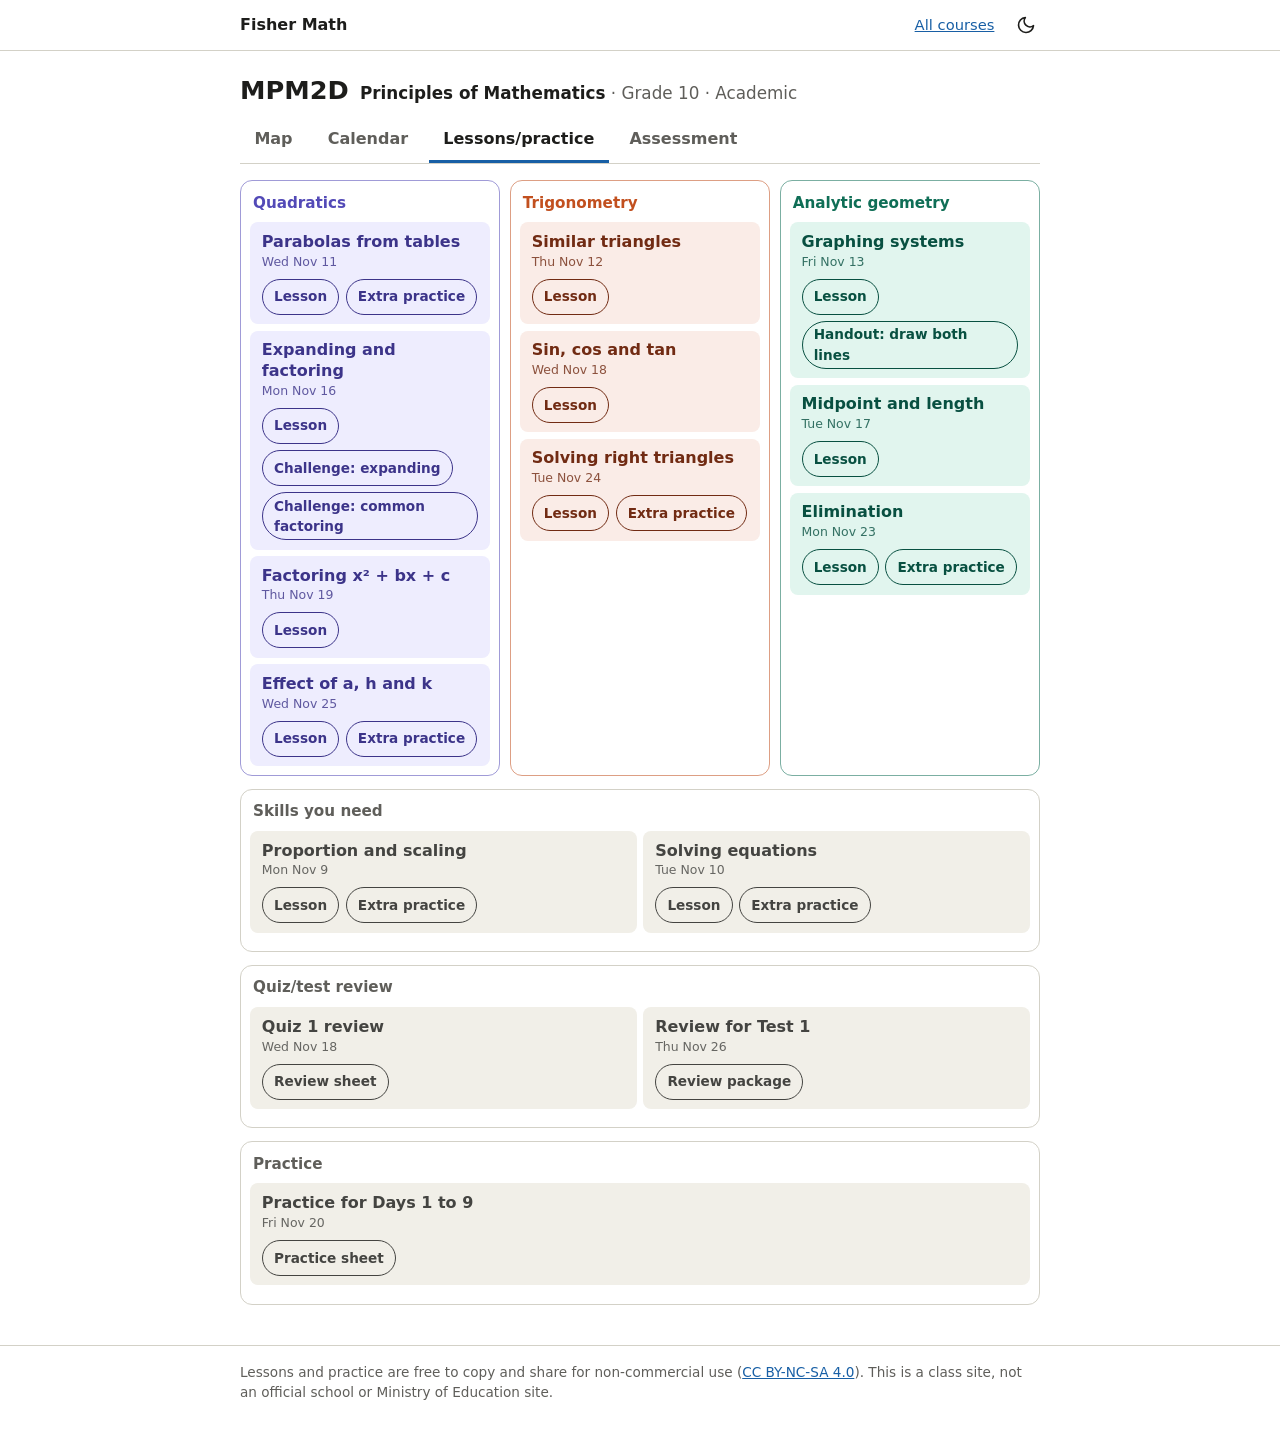
<file: mpm2d/lessons/index.html>
<!doctype html>
<html lang="en">
<head>
  <meta charset="utf-8">
  <meta name="viewport" content="width=device-width, initial-scale=1">
  <meta name="color-scheme" content="light dark">
  <meta name="robots" content="noindex, nofollow">
  <title>MPM2D lessons and practice · Fisher Math</title>
  <link rel="stylesheet" href="/css/style.css">
  <script>try { var t = localStorage.getItem("theme"); if (t === "light" || t === "dark") document.documentElement.setAttribute("data-theme", t); } catch (e) {}</script>
</head>
<body>
<header class="site"><div class="wrap">
  <a class="brand" href="/">Fisher Math</a>
  <div class="hright">
    <a class="all" href="/">All courses</a>
    <button class="themebtn" id="themebtn" type="button" aria-label="Switch to dark mode" title="Switch theme">
      <svg class="moon" viewBox="0 0 24 24" aria-hidden="true"><path d="M21 12.8A9 9 0 1 1 11.2 3a7 7 0 0 0 9.8 9.8z"/></svg>
      <svg class="sun" viewBox="0 0 24 24" aria-hidden="true"><circle cx="12" cy="12" r="4"/><path d="M12 2v2M12 20v2M4.9 4.9l1.4 1.4M17.7 17.7l1.4 1.4M2 12h2M20 12h2M4.9 19.1l1.4-1.4M17.7 6.3l1.4-1.4"/></svg>
    </button>
  </div>
</div></header>
<main class="wrap">


<div class="chead">
  <div class="code">MPM2D</div>
  <div class="cname">Principles of Mathematics<span class="grade"> · Grade 10 · Academic</span></div>
</div>
<nav class="tabs" aria-label="MPM2D pages">
  <a href="/mpm2d/">Map</a>
  <a href="/mpm2d/calendar/">Calendar</a>
  <a href="/mpm2d/lessons/" aria-current="page">Lessons/practice</a>
  <a href="/mpm2d/assessment/">Assessment</a>
</nav>


<div class="cols lcols" style="--n:3">
  <div class="col s-violet">
    <h3 class="cname">Quadratics</h3>
<div class="lcard c-violet">
  <div class="lt">Parabolas from tables</div>
  <div class="ld">Wed Nov 11</div>
  <div class="ll"><a href="/pdf/mpm2d/unit-1-quadratic-relations/lesson-1-parabolas-from-tables/mpm2d-u1-l1-lesson.pdf?v=08884808">Lesson</a><a href="/pdf/mpm2d/unit-1-quadratic-relations/lesson-1-parabolas-from-tables/mpm2d-u1-l1-extra-practice.pdf?v=d36fb30f">Extra practice</a></div>
</div>

<div class="lcard c-violet">
  <div class="lt">Expanding and factoring</div>
  <div class="ld">Mon Nov 16</div>
  <div class="ll"><a href="/pdf/mpm2d/unit-1-quadratic-relations/lesson-2-expanding-and-common-factoring/mpm2d-u1-l2-lesson.pdf?v=d966e051">Lesson</a><a href="/pdf/handouts/mpm2d-challenge-expanding.pdf?v=f4081e9b">Challenge: expanding</a><a href="/pdf/handouts/mpm2d-challenge-common-factoring.pdf?v=61cb571a">Challenge: common factoring</a></div>
</div>

<div class="lcard c-violet">
  <div class="lt">Factoring x² + bx + c</div>
  <div class="ld">Thu Nov 19</div>
  <div class="ll"><a href="/pdf/mpm2d/unit-1-quadratic-relations/lesson-3-factoring-x2-bx-c/mpm2d-u1-l3-lesson.pdf?v=1ec3e83b">Lesson</a></div>
</div>

<div class="lcard c-violet">
  <div class="lt">Effect of a, h and k</div>
  <div class="ld">Wed Nov 25</div>
  <div class="ll"><a href="/pdf/mpm2d/unit-1-quadratic-relations/lesson-4-effect-of-a-h-k/mpm2d-u1-l4-lesson.pdf?v=ccf97815">Lesson</a><a href="/pdf/mpm2d/unit-1-quadratic-relations/lesson-4-effect-of-a-h-k/mpm2d-u1-l4-extra-practice.pdf?v=01a4065b">Extra practice</a></div>
</div>

  </div>
  <div class="col s-orange">
    <h3 class="cname">Trigonometry</h3>
<div class="lcard c-orange">
  <div class="lt">Similar triangles</div>
  <div class="ld">Thu Nov 12</div>
  <div class="ll"><a href="/pdf/mpm2d/unit-2-trigonometry/lesson-1-similar-triangles/mpm2d-u2-l1-lesson.pdf?v=b57a8c23">Lesson</a></div>
</div>

<div class="lcard c-orange">
  <div class="lt">Sin, cos and tan</div>
  <div class="ld">Wed Nov 18</div>
  <div class="ll"><a href="/pdf/mpm2d/unit-2-trigonometry/lesson-2-sin-cos-tan/mpm2d-u2-l2-lesson.pdf?v=4549b34d">Lesson</a></div>
</div>

<div class="lcard c-orange">
  <div class="lt">Solving right triangles</div>
  <div class="ld">Tue Nov 24</div>
  <div class="ll"><a href="/pdf/mpm2d/unit-2-trigonometry/lesson-3-solving-right-triangles/mpm2d-u2-l3-lesson.pdf?v=d8d6a011">Lesson</a><a href="/pdf/mpm2d/unit-2-trigonometry/lesson-3-solving-right-triangles/mpm2d-u2-l3-extra-practice.pdf?v=5697e604">Extra practice</a></div>
</div>

  </div>
  <div class="col s-teal">
    <h3 class="cname">Analytic geometry</h3>
<div class="lcard c-teal">
  <div class="lt">Graphing systems</div>
  <div class="ld">Fri Nov 13</div>
  <div class="ll"><a href="/pdf/mpm2d/unit-3-analytic-geometry/lesson-1-linear-systems-by-graphing/mpm2d-u3-l1-lesson.pdf?v=84165c50">Lesson</a><a href="/pdf/handouts/mpm2d-u3-l1-draw-both-lines.pdf?v=68667428">Handout: draw both lines</a></div>
</div>

<div class="lcard c-teal">
  <div class="lt">Midpoint and length</div>
  <div class="ld">Tue Nov 17</div>
  <div class="ll"><a href="/pdf/mpm2d/unit-3-analytic-geometry/lesson-2-midpoint-and-length/mpm2d-u3-l2-lesson.pdf?v=48d8bc51">Lesson</a></div>
</div>

<div class="lcard c-teal">
  <div class="lt">Elimination</div>
  <div class="ld">Mon Nov 23</div>
  <div class="ll"><a href="/pdf/mpm2d/unit-3-analytic-geometry/lesson-3-elimination/mpm2d-u3-l3-lesson.pdf?v=dc7f2d18">Lesson</a><a href="/pdf/mpm2d/unit-3-analytic-geometry/lesson-3-elimination/mpm2d-u3-l3-extra-practice.pdf?v=7f8c923b">Extra practice</a></div>
</div>

  </div>
</div>
<div class="col wide s-gray">
  <h3 class="cname">Skills you need</h3>
  <div class="span">
<div class="lcard c-gray">
  <div class="lt">Proportion and scaling</div>
  <div class="ld">Mon Nov 9</div>
  <div class="ll"><a href="/pdf/mpm2d/unit-0-foundational-skills/lesson-1-equivalent-fractions/mpm2d-u0-l1-lesson.pdf?v=e529bca9">Lesson</a><a href="/pdf/mpm2d/unit-0-foundational-skills/lesson-1-equivalent-fractions/mpm2d-u0-l1-extra-practice.pdf?v=d5ff18b9">Extra practice</a></div>
</div>

<div class="lcard c-gray">
  <div class="lt">Solving equations</div>
  <div class="ld">Tue Nov 10</div>
  <div class="ll"><a href="/pdf/mpm2d/unit-0-foundational-skills/lesson-2-solving-equations/mpm2d-u0-l2-lesson.pdf?v=6f460648">Lesson</a><a href="/pdf/mpm2d/unit-0-foundational-skills/lesson-2-solving-equations/mpm2d-u0-l2-extra-practice.pdf?v=81d08679">Extra practice</a></div>
</div>
</div>
</div>
<div class="col wide s-gray">
  <h3 class="cname">Quiz/test review</h3>
  <div class="span">
<div class="lcard c-gray">
  <div class="lt">Quiz 1 review</div>
  <div class="ld">Wed Nov 18</div>
  <div class="ll"><a href="/pdf/handouts/mpm2d-quiz-1-review.pdf?v=a91eb58f">Review sheet</a></div>
</div>

<div class="lcard c-gray">
  <div class="lt">Review for Test 1</div>
  <div class="ld">Thu Nov 26</div>
  <div class="ll"><a href="/pdf/handouts/mpm2d-test-1-review.pdf?v=a6956015">Review package</a></div>
</div>
</div>
</div>
<div class="col wide s-gray">
  <h3 class="cname">Practice</h3>
  <div class="span">
<div class="lcard c-gray">
  <div class="lt">Practice for Days 1 to 9</div>
  <div class="ld">Fri Nov 20</div>
  <div class="ll"><a href="/pdf/handouts/mpm2d-practice-days-1-to-9.pdf?v=1efe3897">Practice sheet</a></div>
</div>
</div>
</div>

</main>
<footer class="site"><div class="wrap">
  Lessons and practice are free to copy and share for non-commercial use
  (<a href="https://creativecommons.org/licenses/by-nc-sa/4.0/">CC BY-NC-SA 4.0</a>).
  This is a class site, not an official school or Ministry of Education site.
</div></footer>
<script src="/js/when.js"></script>
<script src="/js/theme.js"></script>
</body>
</html>
</file>
<file: css/style.css>
/* Student site. Clean look: white, one soft colour per strand, blue for "next", amber for quizzes and tests. */
:root {
  --ink: #1d1d1b; --mute: #5f5e5a; --line: #d3d1c7; --bg: #fff; --soft: #f7f6f2; --accent: #185fa5;
  --violet-bg: #eeedfe; --violet-ink: #3c3489; --orange-bg: #faece7; --orange-ink: #712b13;
  --teal-bg: #e1f5ee; --teal-ink: #085041; --gray-bg: #f1efe8; --gray-ink: #444441;
  --violet-strong: #534ab7; --orange-strong: #993c1d; --teal-strong: #0f6e56; --gray-strong: #5f5e5a;
  --violet-t: #534ab7; --orange-t: #c2501f; --teal-t: #0f6e56; --gray-t: #5f5e5a;
  --pink-bg: #fbeaf0; --pink-ink: #72243e; --pink-strong: #993556; --pink-t: #993556;
  --amber-bg: #faeeda; --amber-ink: #633806; --amber-line: #ba7517; --test-bg: #854f0b; --test-ink: #fff;
}
/* Theme: follows the device unless the student picks one with the button (saved in this browser; data-theme on <html>). */
@media (prefers-color-scheme: dark) {
  :root:not([data-theme="light"]) {
    --ink: #ecebe6; --mute: #b4b2a9; --line: #444441; --bg: #161615; --soft: #20201e; --accent: #85b7eb;
    --violet-bg: #3c3489; --violet-ink: #cecbf6; --orange-bg: #712b13; --orange-ink: #f5c4b3;
    --teal-bg: #085041; --teal-ink: #9fe1cb; --gray-bg: #444441; --gray-ink: #d3d1c7;
    --amber-bg: #633806; --amber-ink: #fac775; --amber-line: #ef9f27; --test-bg: #ef9f27; --test-ink: #412402;
    --violet-t: #afa9ec; --orange-t: #f0997b; --teal-t: #5dcaa5; --gray-t: #b4b2a9;
    --pink-bg: #72243e; --pink-ink: #f4c0d1; --pink-t: #ed93b1;
    color-scheme: dark;
  }
}
:root[data-theme="dark"] {
    --ink: #ecebe6; --mute: #b4b2a9; --line: #444441; --bg: #161615; --soft: #20201e; --accent: #85b7eb;
    --violet-bg: #3c3489; --violet-ink: #cecbf6; --orange-bg: #712b13; --orange-ink: #f5c4b3;
    --teal-bg: #085041; --teal-ink: #9fe1cb; --gray-bg: #444441; --gray-ink: #d3d1c7;
    --amber-bg: #633806; --amber-ink: #fac775; --amber-line: #ef9f27; --test-bg: #ef9f27; --test-ink: #412402;
    --violet-t: #afa9ec; --orange-t: #f0997b; --teal-t: #5dcaa5; --gray-t: #b4b2a9;
    --pink-bg: #72243e; --pink-ink: #f4c0d1; --pink-t: #ed93b1;
    color-scheme: dark;
}
:root[data-theme="light"] { color-scheme: light; }
* { box-sizing: border-box; }
body { margin: 0; background: var(--bg); color: var(--ink); font: 16px/1.5 system-ui, -apple-system, "Segoe UI", Arial, sans-serif; }
.wrap { max-width: 52rem; margin: 0 auto; padding: 0 1rem; }
a { color: var(--accent); }
h1 { font-size: 1.6rem; line-height: 1.2; margin: 1.4rem 0 .6rem; }
h2 { font-size: 1.15rem; margin: 1.6rem 0 .3rem; }
h3 { font-size: .95rem; margin: 0; }
.sr { position: absolute; width: 1px; height: 1px; overflow: hidden; clip: rect(0 0 0 0); white-space: nowrap; }
.blurb, .soon, .later { color: var(--mute); font-size: .92rem; margin: .1rem 0 .7rem; }

header.site { border-bottom: 1px solid var(--line); }
header.site .wrap { display: flex; justify-content: space-between; align-items: center; padding-top: .7rem; padding-bottom: .7rem; }
.brand { font-weight: 700; color: var(--ink); text-decoration: none; }
.all { font-size: .92rem; }
.hright { display: flex; align-items: center; gap: .6rem; }
.themebtn { display: inline-flex; align-items: center; justify-content: center; width: 2.75rem; height: 2.75rem; margin: -.5rem -.5rem -.5rem 0; border: 0; border-radius: 50%; background: transparent; color: var(--ink); cursor: pointer; }
.themebtn:hover { background: var(--soft); }
.themebtn:focus-visible { outline: 2px solid var(--accent); outline-offset: -2px; }
.themebtn svg { width: 1.25rem; height: 1.25rem; fill: none; stroke: currentColor; stroke-width: 2; stroke-linecap: round; stroke-linejoin: round; }
.themebtn .sun { display: none; }
@media (prefers-color-scheme: dark) { :root:not([data-theme="light"]) .themebtn .sun { display: block; } :root:not([data-theme="light"]) .themebtn .moon { display: none; } }
:root[data-theme="dark"] .themebtn .sun { display: block; }
:root[data-theme="dark"] .themebtn .moon { display: none; }
footer.site { border-top: 1px solid var(--line); margin-top: 2.5rem; padding: 1rem 0 2rem; color: var(--mute); font-size: .85rem; }

/* course picker */
.picker { display: grid; grid-template-columns: repeat(auto-fit, minmax(15rem, 1fr)); gap: .8rem; margin: 1rem 0; }
.card { display: flex; flex-direction: column; gap: .15rem; padding: 1rem 1.1rem; border: 1px solid var(--line); border-radius: 12px; background: var(--soft); color: var(--ink); text-decoration: none; min-height: 9rem; }
.card:hover, .card:focus-visible { border-color: var(--accent); }
.card .code { font-size: 1.3rem; font-weight: 700; }
.card .cname { font-weight: 600; }
.card .grade { color: var(--mute); font-size: .9rem; }
.card .stat { margin-top: auto; padding-top: .6rem; font-size: .9rem; }
.card .next { color: var(--accent); font-size: .88rem; }

/* course heading and tabs */
.chead { display: flex; flex-wrap: wrap; align-items: baseline; gap: .1rem .7rem; margin: 1.2rem 0 .6rem; }
.chead .code { font-size: 1.6rem; font-weight: 700; }
.chead .cname { font-size: 1.05rem; font-weight: 600; }
.chead .grade { color: var(--mute); font-weight: 400; }
.tabs { display: flex; gap: .4rem; border-bottom: 1px solid var(--line); margin-bottom: 1rem; }
.tabs a { padding: .55rem .9rem; text-decoration: none; color: var(--mute); border-bottom: 3px solid transparent; font-weight: 600; min-height: 44px; }
.tabs a[aria-current] { color: var(--ink); border-bottom-color: var(--accent); }
@media (max-width: 30rem) { .tabs { gap: 0; } .tabs a { padding: .55rem .5rem; font-size: .9rem; } }

/* strip and key */
.strip { display: grid; grid-template-columns: repeat(auto-fit, minmax(14rem, 1fr)); gap: .6rem; margin: 0 0 .8rem; }
.strip .m { background: var(--soft); border-radius: 8px; padding: .6rem .8rem; display: flex; flex-direction: column; }
.strip .k { color: var(--mute); font-size: .8rem; }
.strip .m span:last-child { font-size: .9rem; }
.key { list-style: none; display: flex; flex-wrap: wrap; gap: .3rem 1.2rem; padding: 0; margin: 0 0 .8rem; color: var(--mute); font-size: .85rem; }
.sw { display: inline-block; width: 1.3rem; height: 1.3rem; border-radius: 5px; text-align: center; line-height: 1.2rem; vertical-align: middle; margin-right: .2rem; }
.sw.done { background: var(--gray-bg); color: var(--gray-ink); }
.sw.next { border: 2px solid var(--accent); color: var(--accent); }
.sw.todo { border: 1px dashed var(--mute); }

/* strand colours */
.c-violet { background: var(--violet-bg); color: var(--violet-ink); }
.c-orange { background: var(--orange-bg); color: var(--orange-ink); }
.c-teal { background: var(--teal-bg); color: var(--teal-ink); }
.c-gray { background: var(--gray-bg); color: var(--gray-ink); }
.c-pink { background: var(--pink-bg); color: var(--pink-ink); }

/* map */
.cols { display: grid; grid-template-columns: repeat(var(--n, 3), minmax(0, 1fr)); gap: .6rem; }
.hd { font-weight: 600; padding: .45rem .6rem; border-radius: 8px; text-align: center; font-size: .95rem; }
.col { padding: .55rem; border: 1.5px solid var(--bx); border-radius: 12px; gap: .4rem; }
.col.s-violet { --bx: color-mix(in srgb, var(--violet-t) 55%, transparent); --tc: var(--violet-t); }
.col.s-orange { --bx: color-mix(in srgb, var(--orange-t) 55%, transparent); --tc: var(--orange-t); }
.col.s-teal { --bx: color-mix(in srgb, var(--teal-t) 55%, transparent); --tc: var(--teal-t); }
.col.s-gray { --bx: var(--line); --tc: var(--gray-t); }
.col.s-pink { --bx: color-mix(in srgb, var(--pink-t) 55%, transparent); --tc: var(--pink-t); }
.col .cname { font-size: .95rem; font-weight: 700; color: var(--tc); margin: .1rem .2rem .1rem; }
.cycle h2 { margin: 1.6rem 0 .5rem; }
.cycle h2 .depth { font-size: .9rem; font-weight: 400; color: var(--mute); margin-left: .4rem; }
.col { display: flex; flex-direction: column; }
.span { display: grid; grid-template-columns: repeat(auto-fit, minmax(13rem, 1fr)); gap: .4rem; margin-bottom: .6rem; }
.rowname { color: var(--mute); font-weight: 600; margin: .6rem 0 .3rem; }
.tile { display: flex; align-items: center; gap: .45rem; padding: .55rem .7rem; min-height: 2.6rem; border-radius: 8px; border: 1px dashed var(--mute); color: var(--mute); line-height: 1.3; text-decoration: none; }
a.tile:hover .tt, a.tile:focus-visible .tt { text-decoration: underline; }
.tile .mark { width: 1rem; flex: none; font-weight: 700; }
.tile .tt { flex: 1; }
.bd { font-size: .72rem; font-weight: 700; padding: 0 .4rem; border-radius: 5px; border: 1.5px solid var(--test-bg); color: var(--test-bg); background: var(--bg); white-space: nowrap; line-height: 1.3; }
.tile .tt { font-size: .93rem; }
.tile .td { font-size: .78rem; opacity: .85; }
.tile.c-violet { background: color-mix(in srgb, var(--violet-bg) 45%, transparent); color: var(--mute); }
.tile.c-orange { background: color-mix(in srgb, var(--orange-bg) 45%, transparent); color: var(--mute); }
.tile.c-teal { background: color-mix(in srgb, var(--teal-bg) 45%, transparent); color: var(--mute); }
.tile.c-gray { background: color-mix(in srgb, var(--gray-bg) 45%, transparent); color: var(--mute); }
.tile.c-pink { background: color-mix(in srgb, var(--pink-bg) 45%, transparent); color: var(--mute); }
.tile.done.c-violet { background: var(--violet-strong); color: #fff; border: 1px solid transparent; }
.tile.done.c-orange { background: var(--orange-strong); color: #fff; border: 1px solid transparent; }
.tile.done.c-teal { background: var(--teal-strong); color: #fff; border: 1px solid transparent; }
.tile.done.c-gray { background: var(--gray-strong); color: #fff; border: 1px solid transparent; }
.tile.done.c-pink { background: var(--pink-strong); color: #fff; border: 1px solid transparent; }
.tile.next { border: 2px solid var(--accent); color: var(--accent); background: transparent; font-weight: 600; }
.tl { display: flex; flex-wrap: wrap; gap: .3rem .5rem; margin-top: .3rem; }
.tl a { font-size: .82rem; font-weight: 600; display: inline-block; padding: .3rem .1rem; min-height: 32px; color: inherit; text-decoration: underline; }
.tl small { font-weight: 400; opacity: .8; }
.bar { display: flex; justify-content: space-between; flex-wrap: wrap; gap: .2rem .8rem; margin-top: .6rem; padding: .5rem .8rem; border-radius: 8px; background: var(--amber-bg); color: var(--amber-ink); }
.assess { display: flex; flex-wrap: wrap; gap: .5rem; margin-top: .7rem; }
.ac { padding: .4rem .8rem; border-radius: 8px; font-size: .95rem; border: 2px solid var(--test-bg); color: var(--amber-ink); }
.ac b { margin-right: .3rem; }
.ac.test { background: var(--test-bg); color: var(--test-ink); }
.bar.exam { margin-top: 1.6rem; }

@media (max-width: 43rem) {
  .cols { grid-template-columns: 1fr; gap: .9rem; }
  .cols .hd { display: block; }
}

/* calendar */
.week h2 { font-size: .95rem; color: var(--mute); margin: 1.3rem 0 .3rem; }
.gap { margin: 1rem 0 0; padding: .5rem .8rem; border-radius: 8px; background: var(--gray-bg); color: var(--gray-ink); text-align: center; font-weight: 600; }
.day { display: grid; grid-template-columns: 6.5rem 1fr; gap: .6rem; padding: .55rem .5rem; border-bottom: 1px solid var(--line); border-left: 3px solid transparent; }
.day .dn { display: flex; flex-direction: column; line-height: 1.25; }
.day .dn span { color: var(--mute); font-size: .85rem; }
.day.done { color: var(--mute); }
.day.next { border-left-color: var(--accent); background: var(--soft); }
.day.assess { background: var(--amber-bg); color: var(--amber-ink); }
.day.assess .dn span { color: inherit; }
.day.assess .pill { background: var(--bg); }
.day.async .di .tt { color: var(--mute); }
.it { margin-bottom: .2rem; }
.it .tt { font-weight: 600; }
.it.review .tt, .it.practice .tt { font-weight: 400; }
.chip { display: inline-block; font-size: .75rem; padding: .05rem .5rem; border-radius: 6px; margin-right: .3rem; }
.pill { display: inline-block; font-size: .85rem; font-weight: 600; padding: .1rem .6rem; border-radius: 6px; background: var(--amber-bg); color: var(--amber-ink); }
.pill.async { background: var(--gray-bg); color: var(--gray-ink); margin-bottom: .2rem; }
.note { color: var(--mute); font-size: .88rem; }
.qnote { color: var(--mute); font-size: .85rem; margin-left: .5rem; }
.it .bd { margin-left: .4rem; }
.it .tl { display: inline-flex; margin: 0 0 0 .5rem; }
@media (max-width: 30rem) { .day { grid-template-columns: 4.6rem 1fr; } }

/* lessons/practice page: same strand boxes as the map */
.lcard { padding: .6rem .75rem; border-radius: 8px; }
.lcard .lt { font-weight: 600; line-height: 1.3; }
.lcard .ld { font-size: .78rem; opacity: .8; }
.lcard .ll { display: flex; flex-wrap: wrap; gap: .4rem; margin-top: .45rem; }
.lcard .ll a { display: inline-flex; align-items: center; min-height: 36px; padding: .15rem .7rem; border: 1.5px solid currentColor; border-radius: 999px; font-size: .85rem; font-weight: 600; color: inherit; text-decoration: none; }
.lcard .ll a:hover, .lcard .ll a:focus-visible { background: var(--bg); }
.col.wide { margin-top: .8rem; }
.col .none { color: var(--mute); font-size: .88rem; margin: .2rem .3rem; }
/* resources (old list styles, still used by the plain MBF3C page) */
.resgroup h2.hd { display: block; text-align: left; margin: 1.4rem 0 .5rem; font-size: 1rem; }
.list { list-style: none; padding: 0; margin: .4rem 0; }
.list li { border-bottom: 1px solid var(--line); padding: .55rem .3rem; display: grid; grid-template-columns: 1fr; gap: .1rem; }
.list .t { font-weight: 600; }
.list .td { color: var(--mute); font-size: .85rem; }
.list .tl a { font-size: .95rem; }

/* timeline strip under each cycle (experiment; see macros.njk). Dot colour = the strand of that day's lesson. */
.tline { position: relative; display: flex; padding: .9rem 0 2.6rem; margin-top: .3rem; }
.tline:before { content: ""; position: absolute; left: 0; right: 0; top: calc(.9rem + 5.5px); height: 2px; background: var(--line); }
.tline .c { position: relative; flex: 1; display: flex; justify-content: center; }
.tline .d { position: relative; }
.dc-violet { --dc: var(--violet-t); } .dc-orange { --dc: var(--orange-t); } .dc-teal { --dc: var(--teal-t); } .dc-gray { --dc: var(--mute); } .dc-pink { --dc: var(--pink-t); }
.tline .dot { position: relative; z-index: 1; display: block; width: 13px; height: 13px; border-radius: 50%; background: var(--bg); border: 2px solid var(--dc); }
.tline .dot.done { background: var(--dc); }
.tline .dot.next { outline: 1.5px dashed var(--accent); outline-offset: 3px; }
.tline .dot.as { width: 7px; height: 7px; margin: 3px 0 0; border-style: dashed; }
/* quiz: a square around that day's dot. test: a square in place of the dot, in line with the others. */
.tline .qsq { position: absolute; z-index: 2; inset: -6px; border: 2px solid var(--test-bg); border-radius: 4px; pointer-events: none; }
.tline .qsq.fill { background: color-mix(in srgb, var(--test-bg) 18%, transparent); }
.tline .tsq { position: relative; z-index: 1; display: block; width: 17px; height: 17px; margin-top: -2px; border: 2px solid var(--test-bg); border-radius: 3px; background: var(--bg); }
.tline .tsq.fill { background: var(--test-bg); }
.tline .mlab { position: absolute; top: 1.5rem; left: 50%; transform: translateX(-50%); display: flex; flex-direction: column; align-items: center; line-height: 1.2; white-space: nowrap; }
.tline .mlab b { font-size: .78rem; font-weight: 700; color: var(--test-bg); }
.tline .mlab span { font-size: .72rem; color: var(--mute); }

/* assessment page */
.asec h2 { font-size: 1.05rem; margin: 1.6rem 0 .5rem; }
.arows, .levels, .gnotes { list-style: none; padding: 0; margin: 0; }
.arow { display: grid; grid-template-columns: 7rem 7.5rem 1fr; gap: .1rem .8rem; padding: .55rem .2rem; border-bottom: 1px solid var(--line); align-items: baseline; }
.arow .an { font-weight: 700; }
.arow .acov { min-width: 0; }
.arow .ad { color: var(--mute); }
.arow.test .an, .arow.exam .an, .arow.quiz .an { color: var(--test-bg); }
.arows .arow:not(.quiz):not(.test):not(.exam) { grid-template-columns: 7.5rem 1fr; }
.gbar { display: flex; gap: 4px; margin: .3rem 0 .6rem; }
.gseg { display: flex; flex-direction: column; justify-content: center; padding: .6rem .8rem; border-radius: 8px; min-width: 0; }
.gseg b { font-size: 1.3rem; line-height: 1.1; }
.gseg span { font-size: .85rem; }
.gseg.g1 { background: var(--gray-bg); color: var(--gray-ink); }
.gseg.g2 { background: var(--amber-bg); color: var(--amber-ink); }
.gseg.g3 { background: var(--teal-bg); color: var(--teal-ink); }
.gnotes li { padding: .2rem 0; }
.levels li { display: grid; grid-template-columns: 6.5rem 6.5rem 1fr; gap: .1rem .8rem; padding: .4rem .2rem; border-bottom: 1px solid var(--line); align-items: baseline; }
.levels li span { color: var(--mute); }
.levels li em { font-style: normal; color: var(--mute); }
.apol { margin: 0; max-width: 42rem; }
.ostr { list-style: none; display: flex; flex-wrap: wrap; gap: .4rem; padding: 0; margin: .7rem 0 0; }
.ostr li { padding: .25rem .7rem; border: 1px solid var(--line); border-radius: 999px; background: var(--soft); font-size: .9rem; }
@media (max-width: 30rem) {
  .arow { grid-template-columns: 1fr; }
  .arows .arow:not(.quiz):not(.test):not(.exam) { grid-template-columns: 1fr; }
  .levels li { grid-template-columns: 5.5rem 1fr; }
  .levels li em { grid-column: 1 / -1; }
}
</file>
